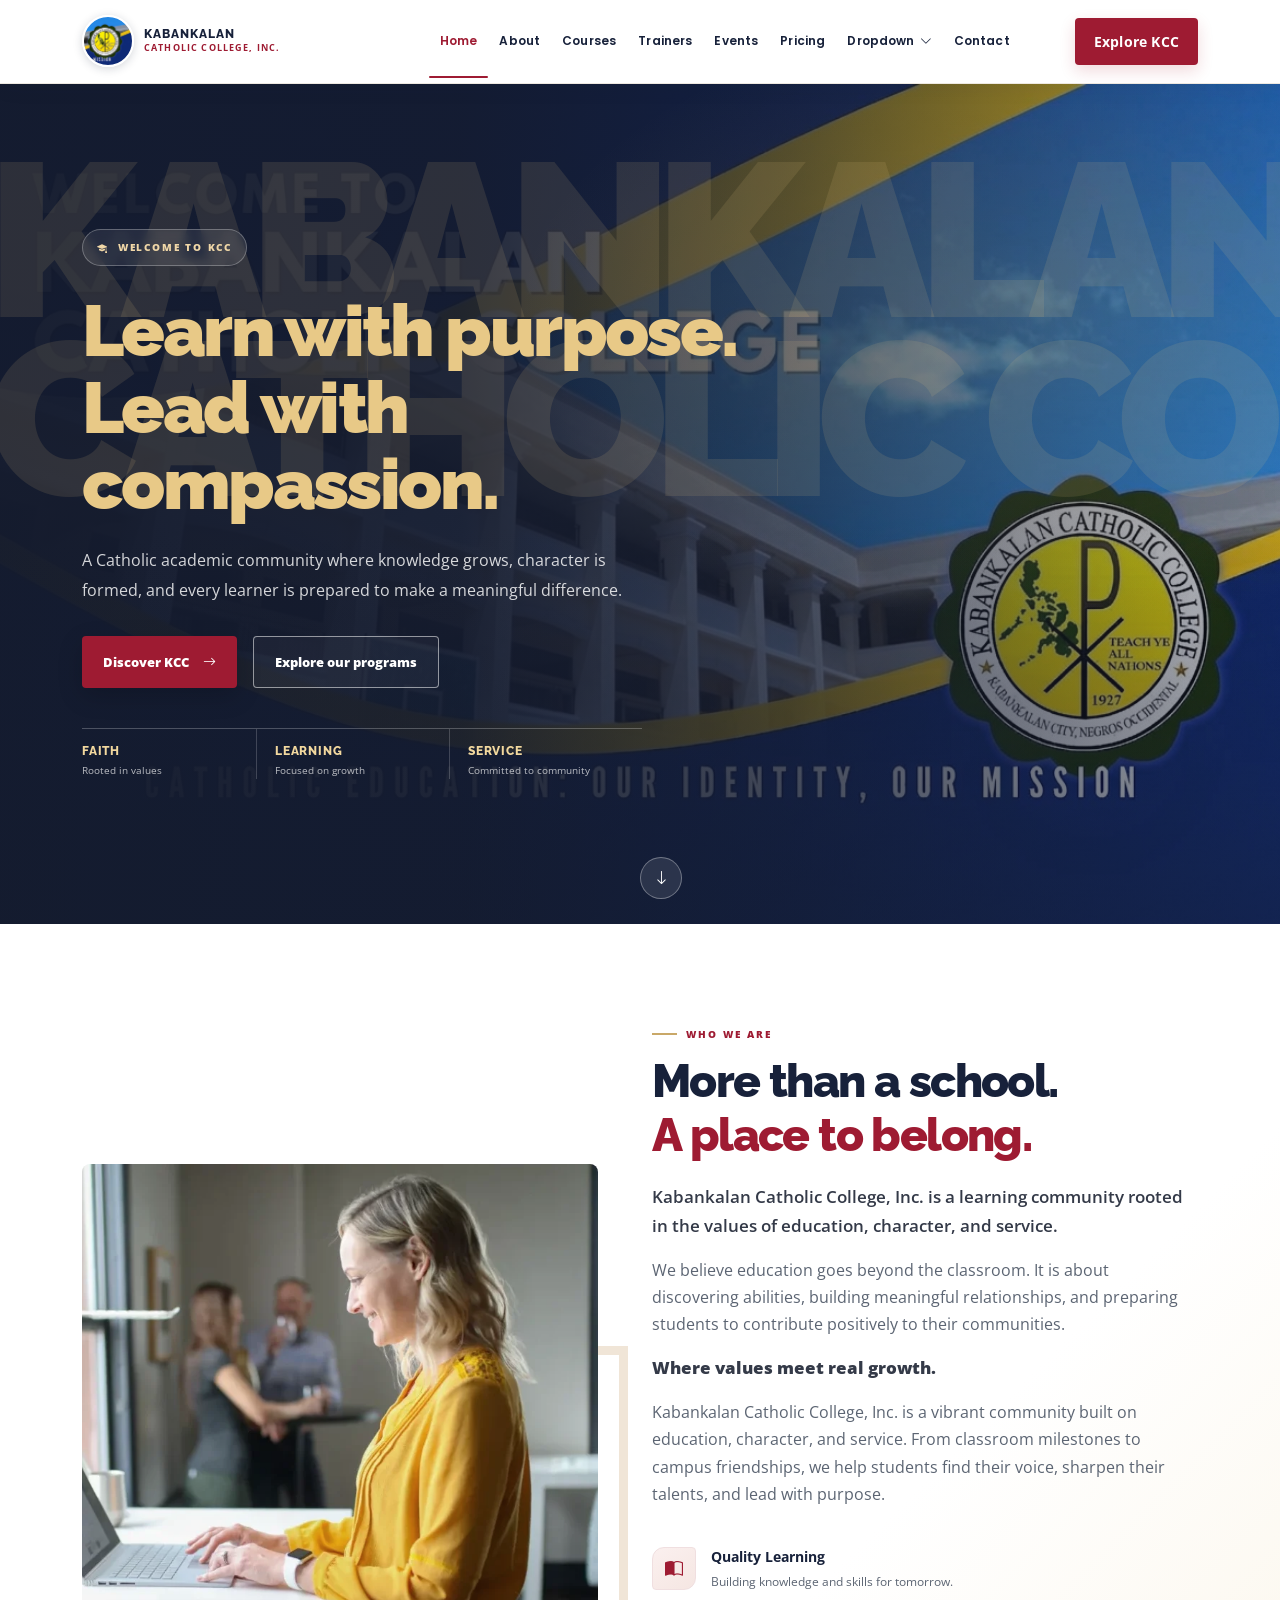
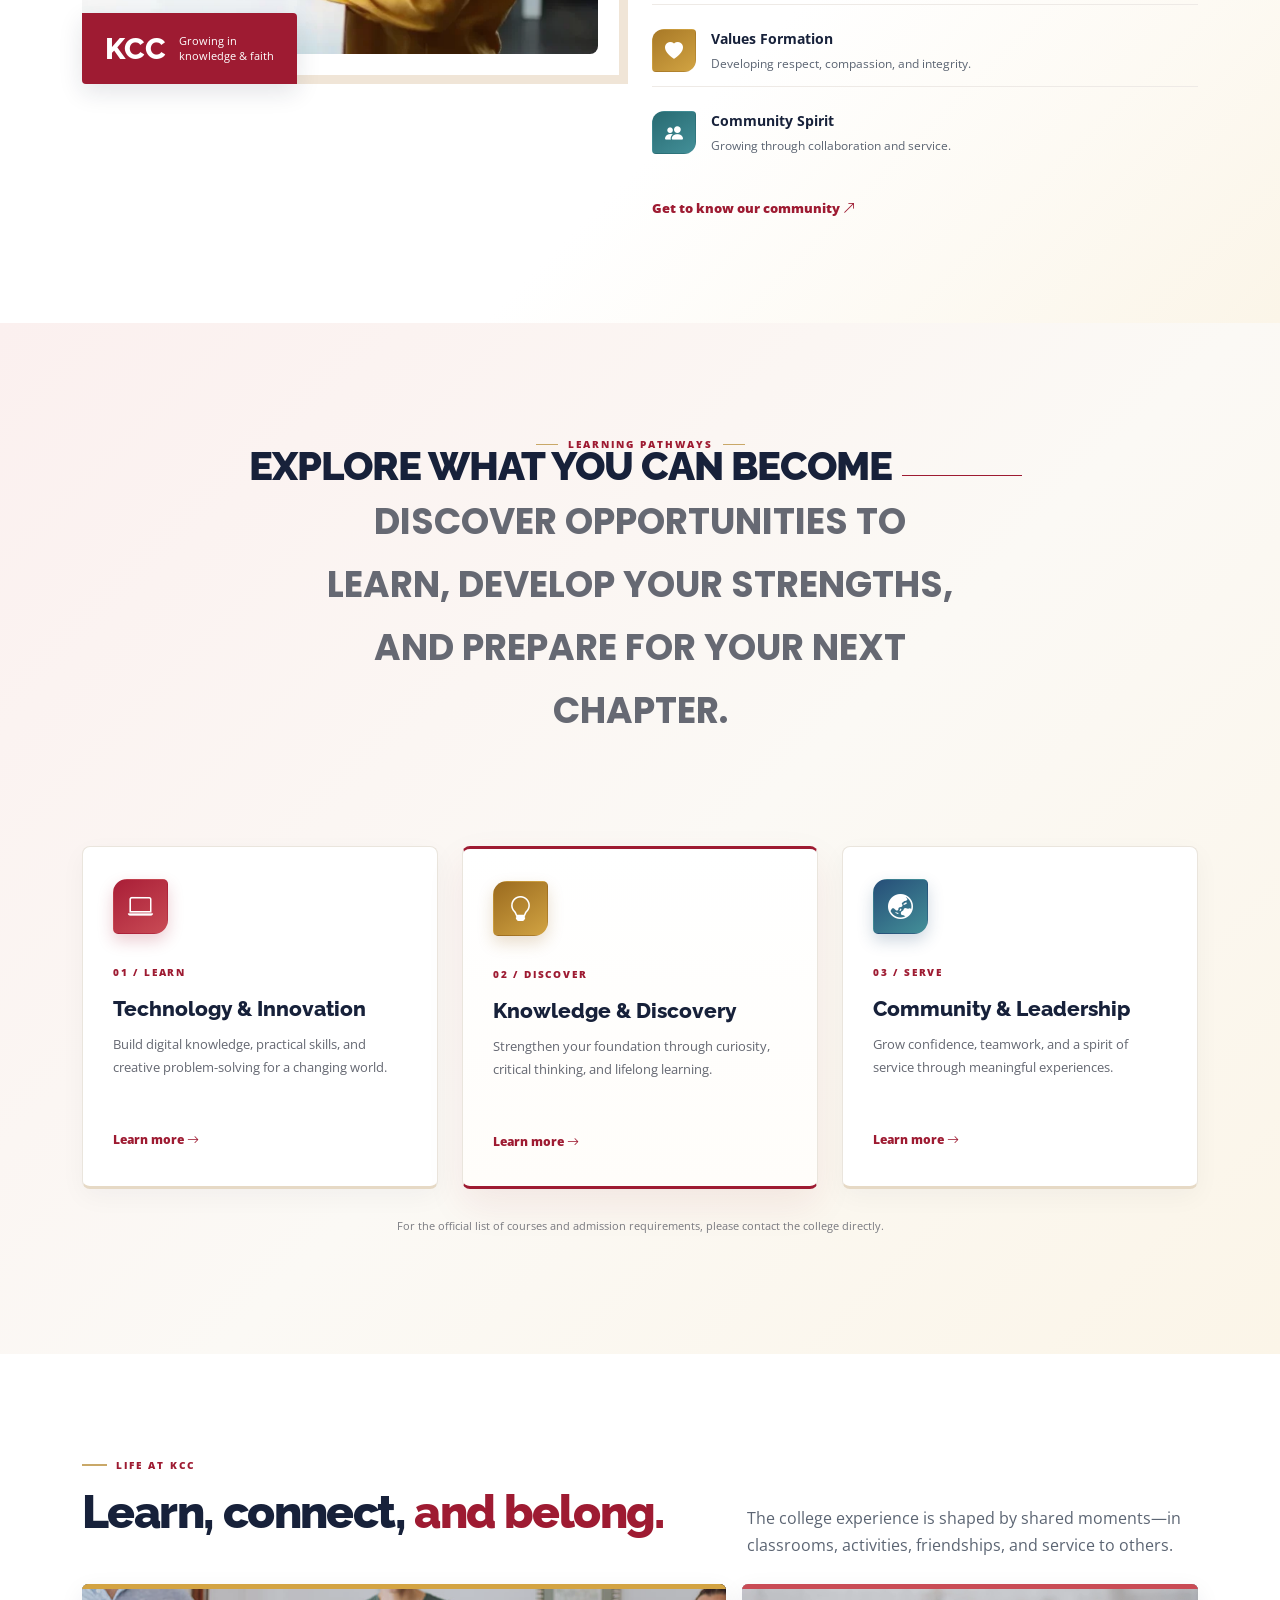
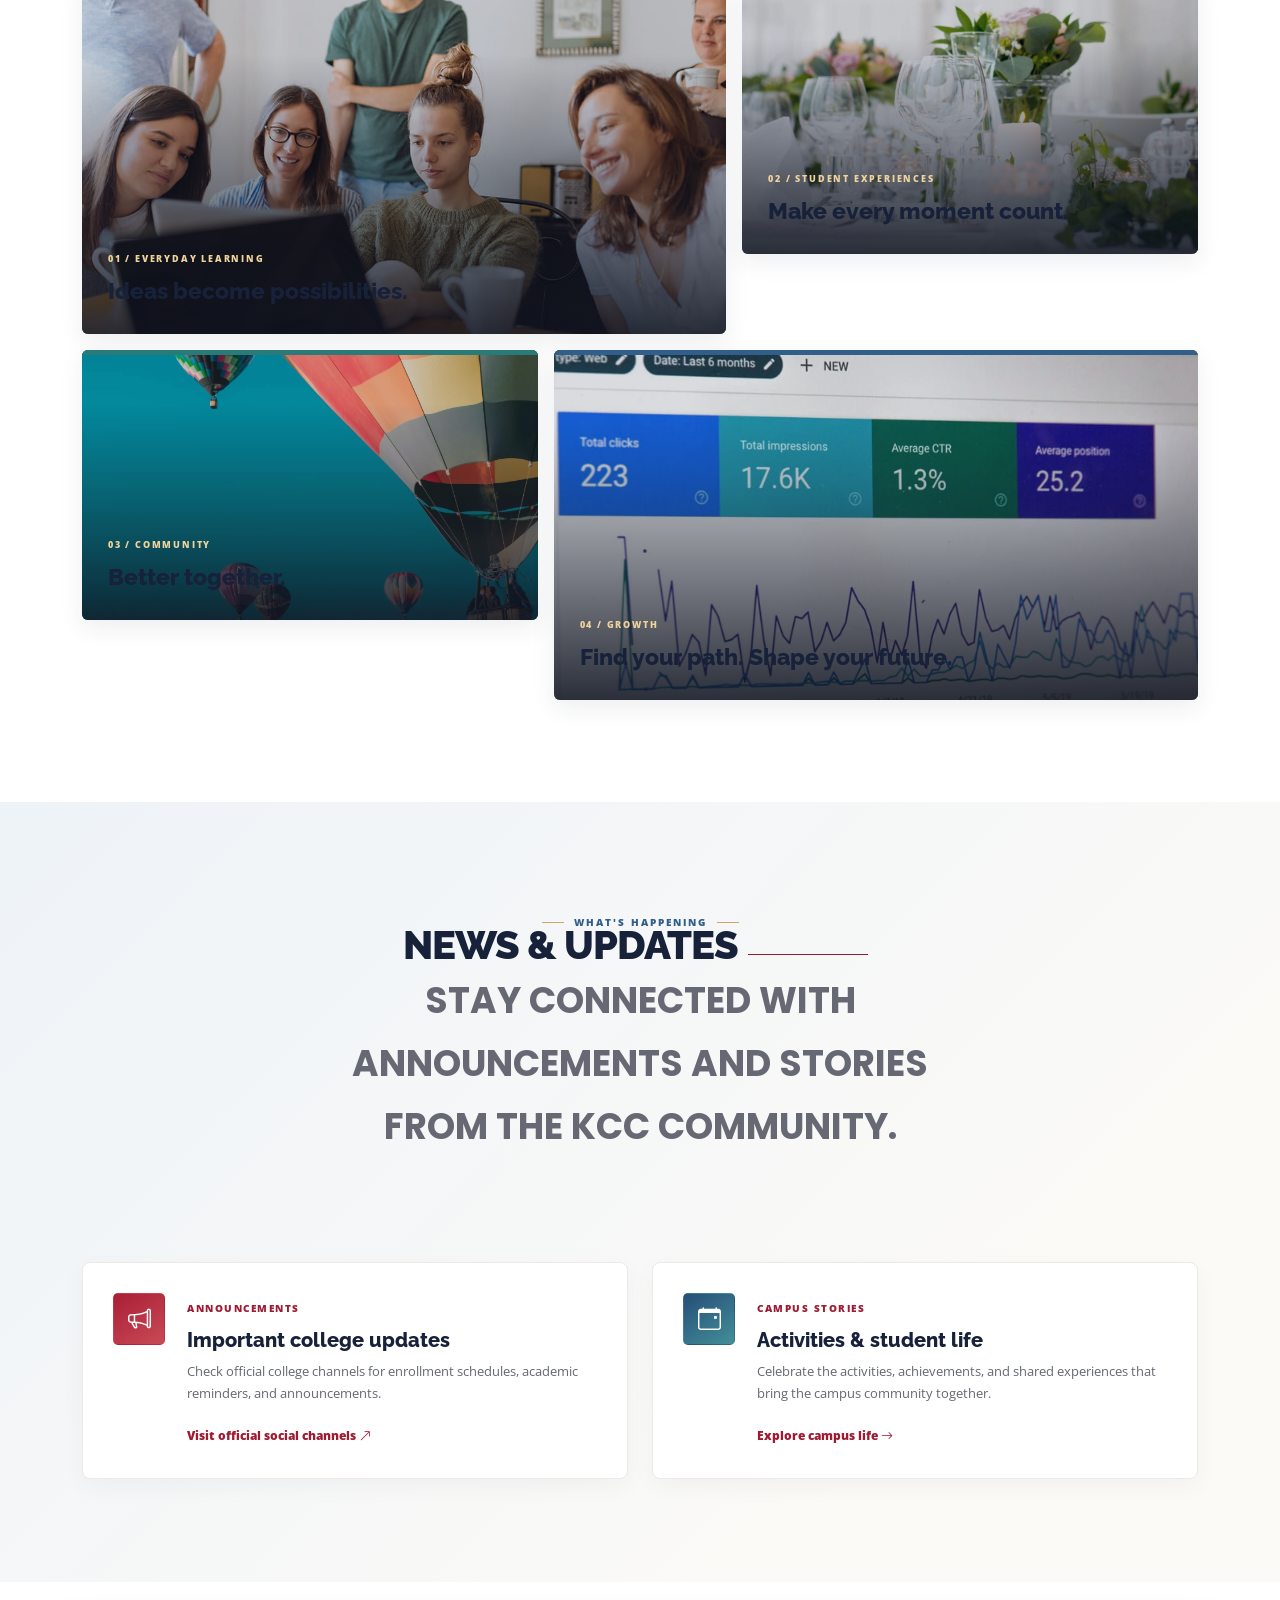
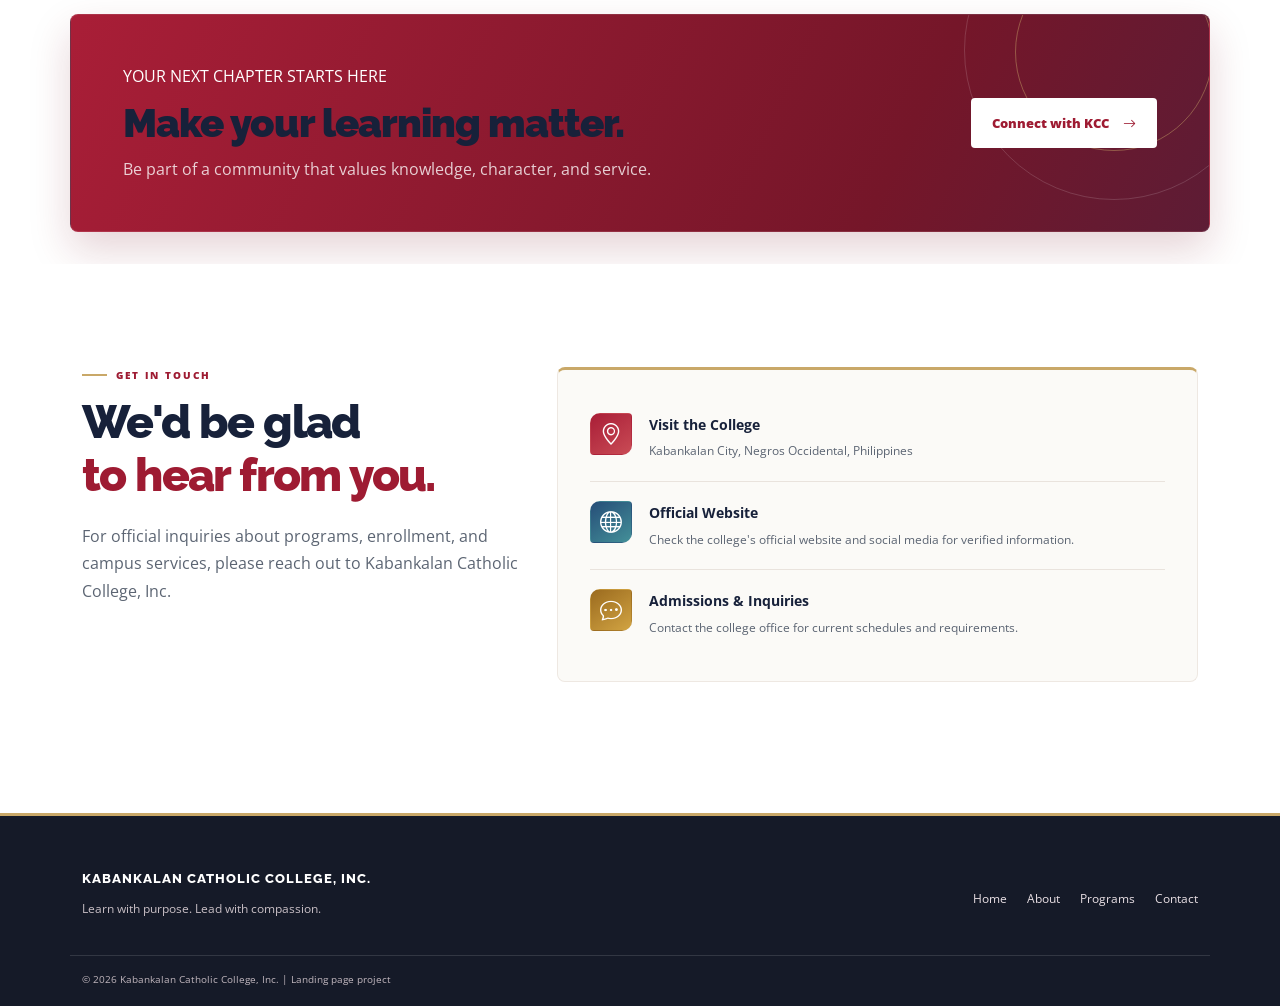
<file: index.html>
<!DOCTYPE html>
<html lang="en">
<head>
  <meta charset="utf-8"><meta name="viewport" content="width=device-width, initial-scale=1">
  <title>Kabankalan Catholic College, Inc. | Learn. Lead. Serve.</title>
  <meta name="description" content="Discover Kabankalan Catholic College, Inc. — a community committed to learning, character, and service.">
  <link rel="icon" href="assets/img/favicon.png">
  <link rel="preconnect" href="https://fonts.googleapis.com"><link rel="preconnect" href="https://fonts.gstatic.com" crossorigin>
  <link href="https://fonts.googleapis.com/css2?family=Open+Sans:wght@400;500;600;700;800&family=Poppins:wght@400;500;600;700;800&family=Raleway:wght@500;600;700;800;900&display=swap" rel="stylesheet">
  <link href="assets/vendor/bootstrap/css/bootstrap.min.css" rel="stylesheet"><link href="assets/vendor/bootstrap-icons/bootstrap-icons.css" rel="stylesheet"><link href="assets/vendor/aos/aos.css" rel="stylesheet"><link href="assets/css/main.css" rel="stylesheet"><link href="assets/css/kcc-custom.css" rel="stylesheet">
</head>
<body>
<a class="skip-link" href="#main-content">Skip to main content</a>
<header id="header" class="header d-flex align-items-center sticky-top"><div class="container-fluid container-xl d-flex align-items-center">
  <a href="#home" class="logo d-flex align-items-center me-auto" aria-label="Kabankalan Catholic College home"><span class="brand-mark" aria-hidden="true"></span><span class="brand-name">KABANKALAN<br><small>CATHOLIC COLLEGE, INC.</small></span></a>
  <nav id="navmenu" class="navmenu" aria-label="Main navigation"><ul><li><a class="active" href="#home">Home</a></li><li><a href="#about">About</a></li><li><a href="courses.html">Courses</a></li><li><a href="trainers.html">Trainers</a></li><li><a href="events.html">Events</a></li><li><a href="pricing.html">Pricing</a></li><li class="dropdown"><a href="#programs"><span>Dropdown</span> <i class="bi bi-chevron-down toggle-dropdown"></i></a><ul><li><a href="#programs">Programs</a></li><li><a href="#campus">Campus Life</a></li><li><a href="#news">News &amp; Updates</a></li></ul></li><li><a href="#contact">Contact</a></li></ul><i class="mobile-nav-toggle d-xl-none bi bi-list" aria-label="Toggle navigation"></i></nav>
  <a class="btn-getstarted" href="#programs">Explore KCC</a>
</div></header>
<main id="main-content">
<section id="home" class="hero-kcc" aria-label="Welcome to Kabankalan Catholic College"><div class="hero-shade"></div><span class="hero-watermark" aria-hidden="true">KABANKALAN<br>CATHOLIC COLLEGE</span><div class="container position-relative"><div class="row align-items-center min-vh-hero"><div class="col-lg-8" data-aos="fade-up"><span class="eyebrow"><i class="bi bi-mortarboard-fill"></i> WELCOME TO KCC</span><h1>Learn with purpose.<br><em>Lead with compassion.</em></h1><p class="hero-lead">A Catholic academic community where knowledge grows, character is formed, and every learner is prepared to make a meaningful difference.</p><div class="d-flex flex-wrap gap-3"><a href="#about" class="btn-hero">Discover KCC <i class="bi bi-arrow-right"></i></a><a href="#programs" class="btn-outline-hero">Explore our programs</a></div><div class="hero-trust" aria-label="College values"><div><strong>Faith</strong><span>Rooted in values</span></div><div><strong>Learning</strong><span>Focused on growth</span></div><div><strong>Service</strong><span>Committed to community</span></div></div></div></div></div><a href="#about" class="scroll-cue" aria-label="Scroll to About"><i class="bi bi-arrow-down"></i></a></section>
<section id="about" class="section about-kcc"><div class="container"><div class="row align-items-center gy-5"><div class="col-lg-6" data-aos="fade-right"><div class="about-image-wrap"><img src="assets/img/about/about-1.webp" class="img-fluid about-photo" alt="Education and learning"><div class="image-stamp"><strong>KCC</strong><span>Growing in<br>knowledge & faith</span></div></div></div><div class="col-lg-6" data-aos="fade-left"><div class="section-kicker">WHO WE ARE</div><h2 class="section-heading">More than a school.<br><span>A place to belong.</span></h2><p class="lead-copy">Kabankalan Catholic College, Inc. is a learning community rooted in the values of education, character, and service.</p><p>We believe education goes beyond the classroom. It is about discovering abilities, building meaningful relationships, and preparing students to contribute positively to their communities.</p><p class="lead-copy"><strong>Where values meet real growth.</strong></p><p>Kabankalan Catholic College, Inc. is a vibrant community built on education, character, and service. From classroom milestones to campus friendships, we help students find their voice, sharpen their talents, and lead with purpose.</p><div class="value-list"><div><i class="bi bi-book-half"></i><span><b>Quality Learning</b><small>Building knowledge and skills for tomorrow.</small></span></div><div><i class="bi bi-heart-fill"></i><span><b>Values Formation</b><small>Developing respect, compassion, and integrity.</small></span></div><div><i class="bi bi-people-fill"></i><span><b>Community Spirit</b><small>Growing through collaboration and service.</small></span></div></div><a href="#contact" class="text-link">Get to know our community <i class="bi bi-arrow-up-right"></i></a></div></div></div></section>
<section id="programs" class="section programs-kcc"><div class="container"><div class="section-title text-center" data-aos="fade-up"><span>LEARNING PATHWAYS</span><h2>Explore what you can become</h2><p>Discover opportunities to learn, develop your strengths, and prepare for your next chapter.</p></div><div class="row gy-4"><div class="col-lg-4 col-md-6" data-aos="fade-up"><article class="program-card"><div class="program-icon"><i class="bi bi-laptop"></i></div><span class="program-number">01 / LEARN</span><h3>Technology & Innovation</h3><p>Build digital knowledge, practical skills, and creative problem-solving for a changing world.</p><a href="#contact">Learn more <i class="bi bi-arrow-right"></i></a></article></div><div class="col-lg-4 col-md-6" data-aos="fade-up" data-aos-delay="100"><article class="program-card featured"><div class="program-icon"><i class="bi bi-lightbulb"></i></div><span class="program-number">02 / DISCOVER</span><h3>Knowledge & Discovery</h3><p>Strengthen your foundation through curiosity, critical thinking, and lifelong learning.</p><a href="#contact">Learn more <i class="bi bi-arrow-right"></i></a></article></div><div class="col-lg-4 col-md-6" data-aos="fade-up" data-aos-delay="200"><article class="program-card"><div class="program-icon"><i class="bi bi-globe-asia-australia"></i></div><span class="program-number">03 / SERVE</span><h3>Community & Leadership</h3><p>Grow confidence, teamwork, and a spirit of service through meaningful experiences.</p><a href="#contact">Learn more <i class="bi bi-arrow-right"></i></a></article></div></div><p class="program-disclaimer">For the official list of courses and admission requirements, please contact the college directly.</p></div></section>
<section id="campus" class="section campus-kcc"><div class="container"><div class="row align-items-end mb-4"><div class="col-lg-7"><div class="section-kicker">LIFE AT KCC</div><h2 class="section-heading">Learn, connect, <span>and belong.</span></h2></div><div class="col-lg-5"><p class="mb-0">The college experience is shaped by shared moments—in classrooms, activities, friendships, and service to others.</p></div></div><div class="row g-3 campus-grid"><div class="col-md-7"><div class="campus-tile tile-large"><img src="assets/img/about.jpg" alt="Campus learning environment"><div><span>01 / EVERYDAY LEARNING</span><h3>Ideas become possibilities.</h3></div></div></div><div class="col-md-5"><div class="campus-tile"><img src="assets/img/event/event-item-1.webp" alt="Student event"><div><span>02 / STUDENT EXPERIENCES</span><h3>Make every moment count.</h3></div></div></div><div class="col-md-5"><div class="campus-tile"><img src="assets/img/event/event-item-2.webp" alt="College community activity"><div><span>03 / COMMUNITY</span><h3>Better together.</h3></div></div></div><div class="col-md-7"><div class="campus-tile tile-wide"><img src="assets/img/course/course-2.webp" alt="Learning and collaboration"><div><span>04 / GROWTH</span><h3>Find your path. Shape your future.</h3></div></div></div></div></div></section>
<section id="news" class="section news-kcc"><div class="container"><div class="section-title text-center"><span>WHAT'S HAPPENING</span><h2>News & Updates</h2><p>Stay connected with announcements and stories from the KCC community.</p></div><div class="row gy-4"><div class="col-lg-6"><article class="news-card"><div class="news-icon"><i class="bi bi-megaphone"></i></div><div><span>ANNOUNCEMENTS</span><h3>Important college updates</h3><p>Check official college channels for enrollment schedules, academic reminders, and announcements.</p><a href="https://www.facebook.com/" target="_blank" rel="noopener">Visit official social channels <i class="bi bi-arrow-up-right"></i></a></div></article></div><div class="col-lg-6"><article class="news-card"><div class="news-icon"><i class="bi bi-calendar-event"></i></div><div><span>CAMPUS STORIES</span><h3>Activities & student life</h3><p>Celebrate the activities, achievements, and shared experiences that bring the campus community together.</p><a href="#campus">Explore campus life <i class="bi bi-arrow-right"></i></a></div></article></div></div></div></section>
<section class="cta-kcc"><div class="container"><div class="row align-items-center"><div class="col-lg-8"><span>YOUR NEXT CHAPTER STARTS HERE</span><h2>Make your learning matter.</h2><p>Be part of a community that values knowledge, character, and service.</p></div><div class="col-lg-4 text-lg-end"><a href="#contact" class="btn-hero">Connect with KCC <i class="bi bi-arrow-right"></i></a></div></div></div></section>
<section id="contact" class="section contact-kcc"><div class="container"><div class="row gy-4"><div class="col-lg-5"><div class="section-kicker">GET IN TOUCH</div><h2 class="section-heading">We'd be glad<br><span>to hear from you.</span></h2><p>For official inquiries about programs, enrollment, and campus services, please reach out to Kabankalan Catholic College, Inc.</p></div><div class="col-lg-7"><div class="contact-panel"><div><i class="bi bi-geo-alt"></i><span><b>Visit the College</b><small>Kabankalan City, Negros Occidental, Philippines</small></span></div><div><i class="bi bi-globe"></i><span><b>Official Website</b><small>Check the college's official website and social media for verified information.</small></span></div><div><i class="bi bi-chat-dots"></i><span><b>Admissions & Inquiries</b><small>Contact the college office for current schedules and requirements.</small></span></div></div></div></div></div></section>
</main>
<footer class="footer-kcc"><div class="container d-flex flex-wrap justify-content-between gap-3"><div><b>KABANKALAN CATHOLIC COLLEGE, INC.</b><p>Learn with purpose. Lead with compassion.</p></div><div class="footer-links"><a href="#home">Home</a><a href="#about">About</a><a href="#programs">Programs</a><a href="#contact">Contact</a></div></div><div class="container copyright">© 2026 Kabankalan Catholic College, Inc. | Landing page project</div></footer>
<script src="assets/vendor/bootstrap/js/bootstrap.bundle.min.js"></script><script src="assets/vendor/aos/aos.js"></script><script src="assets/js/main.js"></script><script>if(window.AOS){AOS.init({duration:700,once:true,offset:60});}</script>
</body></html>
</file>
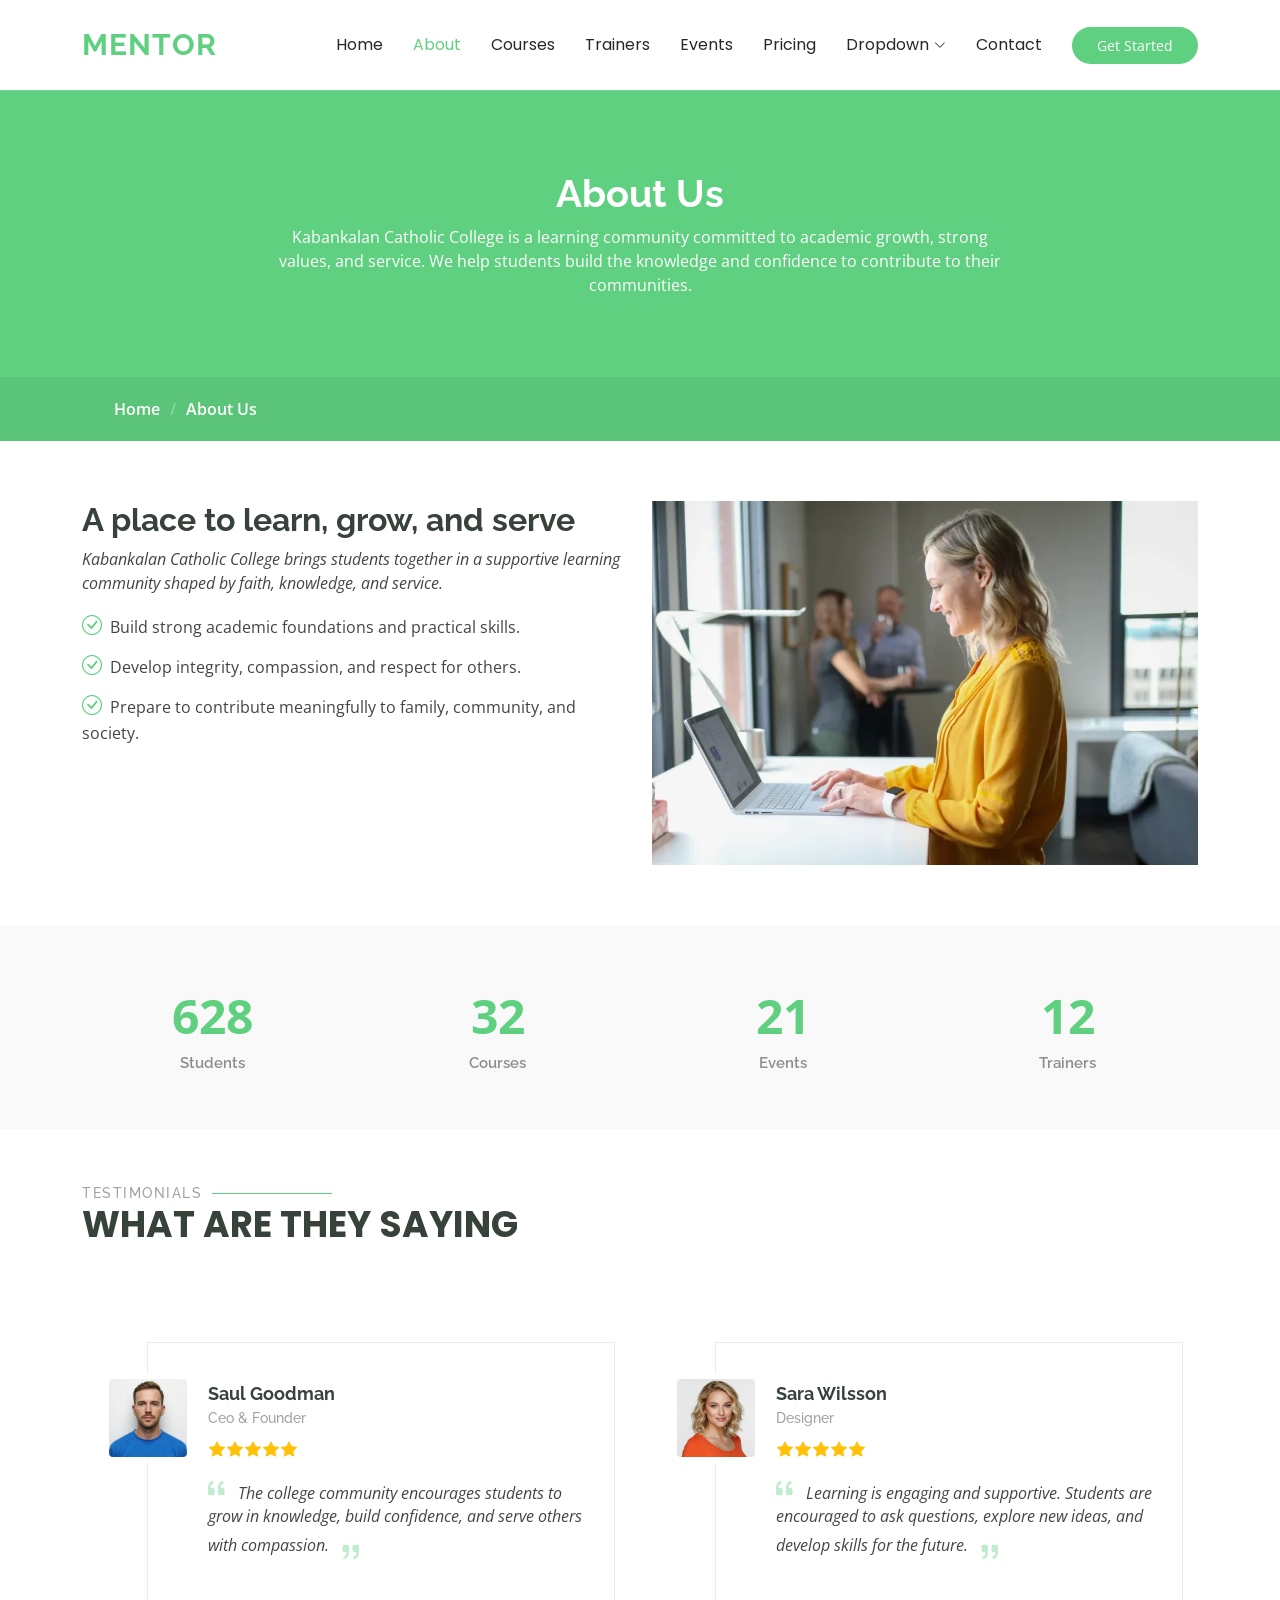
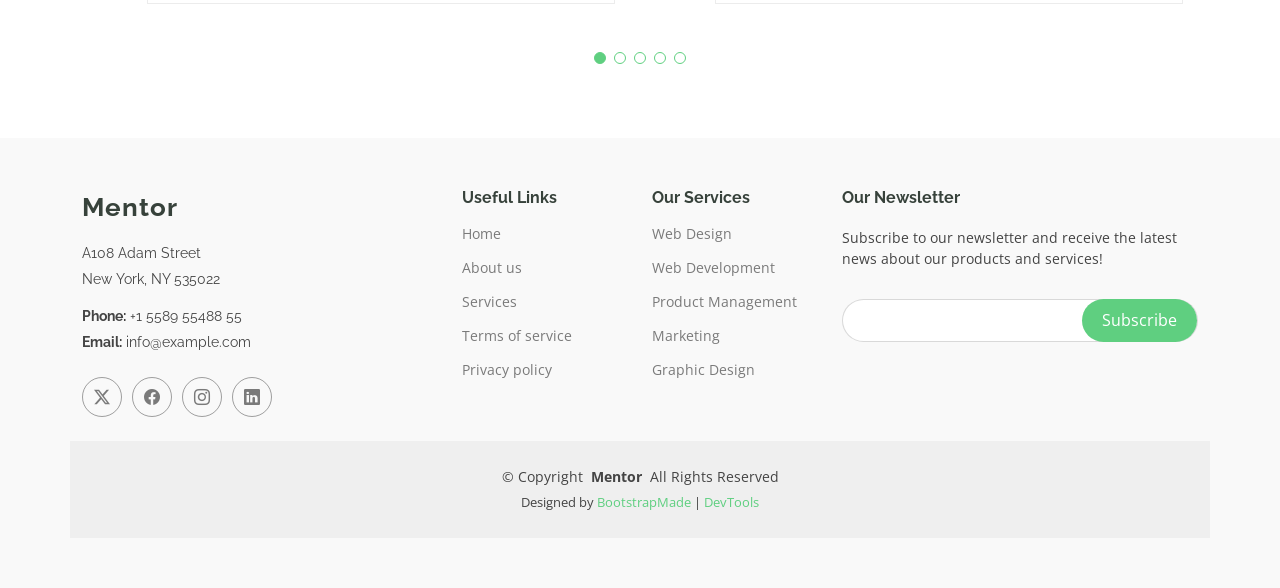
<file: about.html>
<!DOCTYPE html>
<html lang="en">

<head>
  <meta charset="utf-8">
  <meta content="width=device-width, initial-scale=1.0" name="viewport">
  <title>About - Mentor Bootstrap Template</title>
  <meta name="description" content="">
  <meta name="keywords" content="">

  <!-- Favicons -->
  <link href="assets/img/favicon.png" rel="icon">
  <link href="assets/img/apple-touch-icon.png" rel="apple-touch-icon">

  <!-- Fonts -->
  <link href="https://fonts.googleapis.com" rel="preconnect">
  <link href="https://fonts.gstatic.com" rel="preconnect" crossorigin>
  <link href="https://fonts.googleapis.com/css2?family=Open+Sans:ital,wght@0,300;0,400;0,500;0,600;0,700;0,800;1,300;1,400;1,500;1,600;1,700;1,800&family=Poppins:ital,wght@0,100;0,200;0,300;0,400;0,500;0,600;0,700;0,800;0,900;1,100;1,200;1,300;1,400;1,500;1,600;1,700;1,800;1,900&family=Raleway:ital,wght@0,100;0,200;0,300;0,400;0,500;0,600;0,700;0,800;0,900;1,100;1,200;1,300;1,400;1,500;1,600;1,700;1,800;1,900&display=swap" rel="stylesheet">

  <!-- Vendor CSS Files -->
  <link href="assets/vendor/bootstrap/css/bootstrap.min.css" rel="stylesheet">
  <link href="assets/vendor/bootstrap-icons/bootstrap-icons.css" rel="stylesheet">
  <link href="assets/vendor/aos/aos.css" rel="stylesheet">
  <link href="assets/vendor/glightbox/css/glightbox.min.css" rel="stylesheet">
  <link href="assets/vendor/swiper/swiper-bundle.min.css" rel="stylesheet">

  <!-- Main CSS File -->
  <link href="assets/css/main.css" rel="stylesheet">

  <!-- =======================================================
  * Template Name: Mentor
  * Template URL: https://bootstrapmade.com/mentor-free-education-bootstrap-theme/
  * Updated: Jul 07 2025 with Bootstrap v5.3.7
  * Author: BootstrapMade.com
  * License: https://bootstrapmade.com/license/
  ======================================================== -->
</head>

<body class="about-page">

  <header id="header" class="header d-flex align-items-center sticky-top">
    <div class="container-fluid container-xl position-relative d-flex align-items-center">

      <a href="index.html" class="logo d-flex align-items-center me-auto">
        <!-- Uncomment the line below if you also wish to use an image logo -->
        <!-- <img src="assets/img/logo.webp" alt=""> -->
        <h1 class="sitename">Mentor</h1>
      </a>

      <nav id="navmenu" class="navmenu">
        <ul>
          <li><a href="index.html">Home<br></a></li>
          <li><a href="about.html" class="active">About</a></li>
          <li><a href="courses.html">Courses</a></li>
          <li><a href="trainers.html">Trainers</a></li>
          <li><a href="events.html">Events</a></li>
          <li><a href="pricing.html">Pricing</a></li>
          <li class="dropdown"><a href="#"><span>Dropdown</span> <i class="bi bi-chevron-down toggle-dropdown"></i></a>
            <ul>
              <li><a href="#">Dropdown 1</a></li>
              <li class="dropdown"><a href="#"><span>Deep Dropdown</span> <i class="bi bi-chevron-down toggle-dropdown"></i></a>
                <ul>
                  <li><a href="#">Deep Dropdown 1</a></li>
                  <li><a href="#">Deep Dropdown 2</a></li>
                  <li><a href="#">Deep Dropdown 3</a></li>
                  <li><a href="#">Deep Dropdown 4</a></li>
                  <li><a href="#">Deep Dropdown 5</a></li>
                </ul>
              </li>
              <li><a href="#">Dropdown 2</a></li>
              <li><a href="#">Dropdown 3</a></li>
              <li><a href="#">Dropdown 4</a></li>
            </ul>
          </li>
          <li><a href="contact.html">Contact</a></li>
        </ul>
        <i class="mobile-nav-toggle d-xl-none bi bi-list"></i>
      </nav>

      <a class="btn-getstarted" href="courses.html">Get Started</a>

    </div>
  </header>

  <main class="main">

    <!-- Page Title -->
    <div class="page-title" data-aos="fade">
      <div class="heading">
        <div class="container">
          <div class="row d-flex justify-content-center text-center">
            <div class="col-lg-8">
              <h1>About Us<br></h1>
              <p class="mb-0">Kabankalan Catholic College is a learning community committed to academic growth, strong values, and service. We help students build the knowledge and confidence to contribute to their communities.</p>
            </div>
          </div>
        </div>
      </div>
      <nav class="breadcrumbs">
        <div class="container">
          <ol>
            <li><a href="index.html">Home</a></li>
            <li class="current">About Us<br></li>
          </ol>
        </div>
      </nav>
    </div><!-- End Page Title -->

    <!-- About Us Section -->
    <section id="about-us" class="section about-us">

      <div class="container">

        <div class="row gy-4">

          <div class="col-lg-6 order-1 order-lg-2" data-aos="fade-up" data-aos-delay="100">
            <img src="assets/img/about/about-1.webp" class="img-fluid" alt="">
          </div>

          <div class="col-lg-6 order-2 order-lg-1 content" data-aos="fade-up" data-aos-delay="200">
            <h3>A place to learn, grow, and serve</h3>
            <p class="fst-italic">
              Kabankalan Catholic College brings students together in a supportive learning community shaped by faith, knowledge, and service.
            </p>
            <ul>
              <li><i class="bi bi-check-circle"></i> <span>Build strong academic foundations and practical skills.</span></li>
              <li><i class="bi bi-check-circle"></i> <span>Develop integrity, compassion, and respect for others.</span></li>
              <li><i class="bi bi-check-circle"></i> <span>Prepare to contribute meaningfully to family, community, and society.</span></li>
            </ul>
          </div>

        </div>

      </div>

    </section><!-- /About Us Section -->

    <!-- Counts Section -->
    <section id="counts" class="section counts light-background">

      <div class="container" data-aos="fade-up" data-aos-delay="100">

        <div class="row gy-4">

          <div class="col-lg-3 col-md-6">
            <div class="stats-item text-center w-100 h-100">
              <span data-purecounter-start="0" data-purecounter-end="1232" data-purecounter-duration="1" class="purecounter"></span>
              <p>Students</p>
            </div>
          </div><!-- End Stats Item -->

          <div class="col-lg-3 col-md-6">
            <div class="stats-item text-center w-100 h-100">
              <span data-purecounter-start="0" data-purecounter-end="64" data-purecounter-duration="1" class="purecounter"></span>
              <p>Courses</p>
            </div>
          </div><!-- End Stats Item -->

          <div class="col-lg-3 col-md-6">
            <div class="stats-item text-center w-100 h-100">
              <span data-purecounter-start="0" data-purecounter-end="42" data-purecounter-duration="1" class="purecounter"></span>
              <p>Events</p>
            </div>
          </div><!-- End Stats Item -->

          <div class="col-lg-3 col-md-6">
            <div class="stats-item text-center w-100 h-100">
              <span data-purecounter-start="0" data-purecounter-end="24" data-purecounter-duration="1" class="purecounter"></span>
              <p>Trainers</p>
            </div>
          </div><!-- End Stats Item -->

        </div>

      </div>

    </section><!-- /Counts Section -->

    <!-- Testimonials Section -->
    <section id="testimonials" class="testimonials section">

      <!-- Section Title -->
      <div class="container section-title" data-aos="fade-up">
        <h2>Testimonials</h2>
        <p>What are they saying</p>
      </div><!-- End Section Title -->

      <div class="container" data-aos="fade-up" data-aos-delay="100">

        <div class="swiper init-swiper">
          <script type="application/json" class="swiper-config">
            {
              "loop": true,
              "speed": 600,
              "autoplay": {
                "delay": 5000
              },
              "slidesPerView": "auto",
              "pagination": {
                "el": ".swiper-pagination",
                "type": "bullets",
                "clickable": true
              },
              "breakpoints": {
                "320": {
                  "slidesPerView": 1,
                  "spaceBetween": 40
                },
                "1200": {
                  "slidesPerView": 2,
                  "spaceBetween": 20
                }
              }
            }
          </script>
          <div class="swiper-wrapper">

            <div class="swiper-slide">
              <div class="testimonial-wrap">
                <div class="testimonial-item">
                  <img src="assets/img/person/person-m-9.webp" class="testimonial-img" alt="">
                  <h3>Saul Goodman</h3>
                  <h4>Ceo &amp; Founder</h4>
                  <div class="stars">
                    <i class="bi bi-star-fill"></i><i class="bi bi-star-fill"></i><i class="bi bi-star-fill"></i><i class="bi bi-star-fill"></i><i class="bi bi-star-fill"></i>
                  </div>
                  <p>
                    <i class="bi bi-quote quote-icon-left"></i>
                    <span>The college community encourages students to grow in knowledge, build confidence, and serve others with compassion.</span>
                    <i class="bi bi-quote quote-icon-right"></i>
                  </p>
                </div>
              </div>
            </div><!-- End testimonial item -->

            <div class="swiper-slide">
              <div class="testimonial-wrap">
                <div class="testimonial-item">
                  <img src="assets/img/person/person-f-5.webp" class="testimonial-img" alt="">
                  <h3>Sara Wilsson</h3>
                  <h4>Designer</h4>
                  <div class="stars">
                    <i class="bi bi-star-fill"></i><i class="bi bi-star-fill"></i><i class="bi bi-star-fill"></i><i class="bi bi-star-fill"></i><i class="bi bi-star-fill"></i>
                  </div>
                  <p>
                    <i class="bi bi-quote quote-icon-left"></i>
                    <span>Learning is engaging and supportive. Students are encouraged to ask questions, explore new ideas, and develop skills for the future.</span>
                    <i class="bi bi-quote quote-icon-right"></i>
                  </p>
                </div>
              </div>
            </div><!-- End testimonial item -->

            <div class="swiper-slide">
              <div class="testimonial-wrap">
                <div class="testimonial-item">
                  <img src="assets/img/person/person-f-12.webp" class="testimonial-img" alt="">
                  <h3>Jena Karlis</h3>
                  <h4>Store Owner</h4>
                  <div class="stars">
                    <i class="bi bi-star-fill"></i><i class="bi bi-star-fill"></i><i class="bi bi-star-fill"></i><i class="bi bi-star-fill"></i><i class="bi bi-star-fill"></i>
                  </div>
                  <p>
                    <i class="bi bi-quote quote-icon-left"></i>
                    <span>A values-centered environment helps learners grow academically and become thoughtful, responsible members of their community.</span>
                    <i class="bi bi-quote quote-icon-right"></i>
                  </p>
                </div>
              </div>
            </div><!-- End testimonial item -->

            <div class="swiper-slide">
              <div class="testimonial-wrap">
                <div class="testimonial-item">
                  <img src="assets/img/person/person-m-12.webp" class="testimonial-img" alt="">
                  <h3>Matt Brandon</h3>
                  <h4>Freelancer</h4>
                  <div class="stars">
                    <i class="bi bi-star-fill"></i><i class="bi bi-star-fill"></i><i class="bi bi-star-fill"></i><i class="bi bi-star-fill"></i><i class="bi bi-star-fill"></i>
                  </div>
                  <p>
                    <i class="bi bi-quote quote-icon-left"></i>
                    <span>Students have opportunities to learn, work with others, and take part in activities that make a positive difference.</span>
                    <i class="bi bi-quote quote-icon-right"></i>
                  </p>
                </div>
              </div>
            </div><!-- End testimonial item -->

            <div class="swiper-slide">
              <div class="testimonial-wrap">
                <div class="testimonial-item">
                  <img src="assets/img/person/person-m-13.webp" class="testimonial-img" alt="">
                  <h3>John Larson</h3>
                  <h4>Entrepreneur</h4>
                  <div class="stars">
                    <i class="bi bi-star-fill"></i><i class="bi bi-star-fill"></i><i class="bi bi-star-fill"></i><i class="bi bi-star-fill"></i><i class="bi bi-star-fill"></i>
                  </div>
                  <p>
                    <i class="bi bi-quote quote-icon-left"></i>
                    <span>A strong sense of community and a commitment to learning make this a meaningful place to grow.</span>
                    <i class="bi bi-quote quote-icon-right"></i>
                  </p>
                </div>
              </div>
            </div><!-- End testimonial item -->

          </div>
          <div class="swiper-pagination"></div>
        </div>

      </div>

    </section><!-- /Testimonials Section -->

  </main>

  <footer id="footer" class="footer position-relative light-background">

    <div class="container footer-top">
      <div class="row gy-4">
        <div class="col-lg-4 col-md-6 footer-about">
          <a href="index.html" class="logo d-flex align-items-center">
            <span class="sitename">Mentor</span>
          </a>
          <div class="footer-contact pt-3">
            <p>A108 Adam Street</p>
            <p>New York, NY 535022</p>
            <p class="mt-3"><strong>Phone:</strong> <span>+1 5589 55488 55</span></p>
            <p><strong>Email:</strong> <span>info@example.com</span></p>
          </div>
          <div class="social-links d-flex mt-4">
            <a href=""><i class="bi bi-twitter-x"></i></a>
            <a href=""><i class="bi bi-facebook"></i></a>
            <a href=""><i class="bi bi-instagram"></i></a>
            <a href=""><i class="bi bi-linkedin"></i></a>
          </div>
        </div>

        <div class="col-lg-2 col-md-3 footer-links">
          <h4>Useful Links</h4>
          <ul>
            <li><a href="#">Home</a></li>
            <li><a href="#">About us</a></li>
            <li><a href="#">Services</a></li>
            <li><a href="#">Terms of service</a></li>
            <li><a href="#">Privacy policy</a></li>
          </ul>
        </div>

        <div class="col-lg-2 col-md-3 footer-links">
          <h4>Our Services</h4>
          <ul>
            <li><a href="#">Web Design</a></li>
            <li><a href="#">Web Development</a></li>
            <li><a href="#">Product Management</a></li>
            <li><a href="#">Marketing</a></li>
            <li><a href="#">Graphic Design</a></li>
          </ul>
        </div>

        <div class="col-lg-4 col-md-12 footer-newsletter">
          <h4>Our Newsletter</h4>
          <p>Subscribe to our newsletter and receive the latest news about our products and services!</p>
          <form action="#" method="post" class="email-form">
            <div class="newsletter-form"><input type="email" name="email"><input type="submit" value="Subscribe"></div>
            <div class="loading">Loading</div>
            <div class="error-message"></div>
            <div class="sent-message">Your subscription request has been sent. Thank you!</div>
          </form>
        </div>

      </div>
    </div>

    <div class="container copyright text-center mt-4">
      <p>© <span>Copyright</span> <strong class="px-1 sitename">Mentor</strong> <span>All Rights Reserved</span></p>
      <div class="credits">
        <!-- All the links in the footer should remain intact. -->
        <!-- You can delete the links only if you've purchased the pro version. -->
        <!-- Licensing information: https://bootstrapmade.com/license/ -->
        Designed by <a href="https://bootstrapmade.com/">BootstrapMade</a> | <a href="https://bootstrapmade.com/tools/">DevTools</a>
      </div>
    </div>

  </footer>

  <!-- Scroll Top -->
  <a href="#" id="scroll-top" class="scroll-top d-flex align-items-center justify-content-center"><i class="bi bi-arrow-up-short"></i></a>

  <!-- Preloader -->
  <div id="preloader"></div>

  <!-- Vendor JS Files -->
  <script src="assets/vendor/bootstrap/js/bootstrap.bundle.min.js"></script>
  <script src="assets/vendor/aos/aos.js"></script>
  <script src="assets/vendor/glightbox/js/glightbox.min.js"></script>
  <script src="assets/vendor/purecounter/purecounter_vanilla.js"></script>
  <script src="assets/vendor/swiper/swiper-bundle.min.js"></script>

  <!-- Main JS File -->
  <script src="assets/js/main.js"></script>

</body>

</html>
</file>
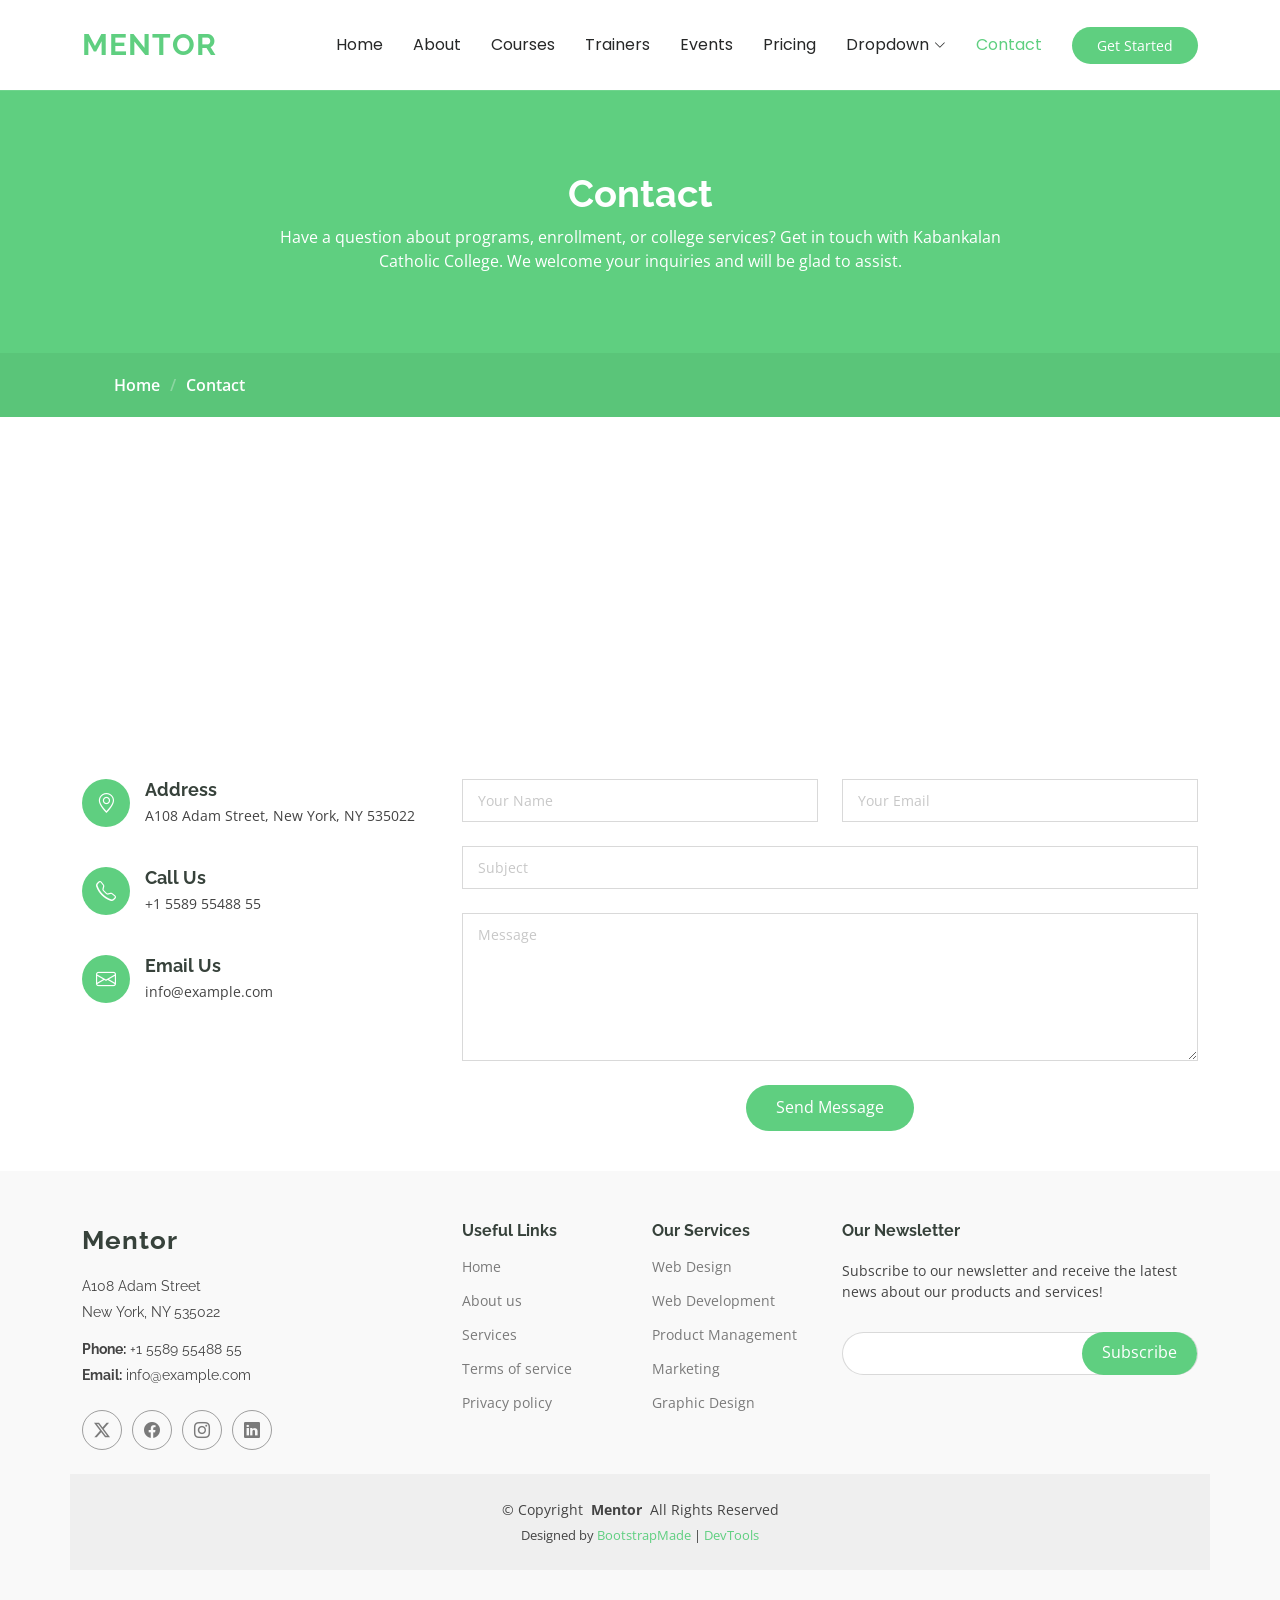
<file: contact.html>
<!DOCTYPE html>
<html lang="en">

<head>
  <meta charset="utf-8">
  <meta content="width=device-width, initial-scale=1.0" name="viewport">
  <title>Contact - Mentor Bootstrap Template</title>
  <meta name="description" content="">
  <meta name="keywords" content="">

  <!-- Favicons -->
  <link href="assets/img/favicon.png" rel="icon">
  <link href="assets/img/apple-touch-icon.png" rel="apple-touch-icon">

  <!-- Fonts -->
  <link href="https://fonts.googleapis.com" rel="preconnect">
  <link href="https://fonts.gstatic.com" rel="preconnect" crossorigin>
  <link
    href="https://fonts.googleapis.com/css2?family=Open+Sans:ital,wght@0,300;0,400;0,500;0,600;0,700;0,800;1,300;1,400;1,500;1,600;1,700;1,800&family=Poppins:ital,wght@0,100;0,200;0,300;0,400;0,500;0,600;0,700;0,800;0,900;1,100;1,200;1,300;1,400;1,500;1,600;1,700;1,800;1,900&family=Raleway:ital,wght@0,100;0,200;0,300;0,400;0,500;0,600;0,700;0,800;0,900;1,100;1,200;1,300;1,400;1,500;1,600;1,700;1,800;1,900&display=swap"
    rel="stylesheet">

  <!-- Vendor CSS Files -->
  <link href="assets/vendor/bootstrap/css/bootstrap.min.css" rel="stylesheet">
  <link href="assets/vendor/bootstrap-icons/bootstrap-icons.css" rel="stylesheet">
  <link href="assets/vendor/aos/aos.css" rel="stylesheet">
  <link href="assets/vendor/glightbox/css/glightbox.min.css" rel="stylesheet">
  <link href="assets/vendor/swiper/swiper-bundle.min.css" rel="stylesheet">

  <!-- Main CSS File -->
  <link href="assets/css/main.css" rel="stylesheet">

  <!-- =======================================================
  * Template Name: Mentor
  * Template URL: https://bootstrapmade.com/mentor-free-education-bootstrap-theme/
  * Updated: Jul 07 2025 with Bootstrap v5.3.7
  * Author: BootstrapMade.com
  * License: https://bootstrapmade.com/license/
  ======================================================== -->
</head>

<body class="contact-page">

  <header id="header" class="header d-flex align-items-center sticky-top">
    <div class="container-fluid container-xl position-relative d-flex align-items-center">

      <a href="index.html" class="logo d-flex align-items-center me-auto">
        <!-- Uncomment the line below if you also wish to use an image logo -->
        <!-- <img src="assets/img/logo.webp" alt=""> -->
        <h1 class="sitename">Mentor</h1>
      </a>

      <nav id="navmenu" class="navmenu">
        <ul>
          <li><a href="index.html">Home<br></a></li>
          <li><a href="about.html">About</a></li>
          <li><a href="courses.html">Courses</a></li>
          <li><a href="trainers.html">Trainers</a></li>
          <li><a href="events.html">Events</a></li>
          <li><a href="pricing.html">Pricing</a></li>
          <li class="dropdown"><a href="#"><span>Dropdown</span> <i class="bi bi-chevron-down toggle-dropdown"></i></a>
            <ul>
              <li><a href="#">Dropdown 1</a></li>
              <li class="dropdown"><a href="#"><span>Deep Dropdown</span> <i
                    class="bi bi-chevron-down toggle-dropdown"></i></a>
                <ul>
                  <li><a href="#">Deep Dropdown 1</a></li>
                  <li><a href="#">Deep Dropdown 2</a></li>
                  <li><a href="#">Deep Dropdown 3</a></li>
                  <li><a href="#">Deep Dropdown 4</a></li>
                  <li><a href="#">Deep Dropdown 5</a></li>
                </ul>
              </li>
              <li><a href="#">Dropdown 2</a></li>
              <li><a href="#">Dropdown 3</a></li>
              <li><a href="#">Dropdown 4</a></li>
            </ul>
          </li>
          <li><a href="contact.html" class="active">Contact</a></li>
        </ul>
        <i class="mobile-nav-toggle d-xl-none bi bi-list"></i>
      </nav>

      <a class="btn-getstarted" href="courses.html">Get Started</a>

    </div>
  </header>

  <main class="main">

    <!-- Page Title -->
    <div class="page-title" data-aos="fade">
      <div class="heading">
        <div class="container">
          <div class="row d-flex justify-content-center text-center">
            <div class="col-lg-8">
              <h1>Contact</h1>
              <p class="mb-0">Have a question about programs, enrollment, or college services? Get in touch with Kabankalan Catholic College. We welcome your inquiries and will be glad to assist.</p>
            </div>
          </div>
        </div>
      </div>
      <nav class="breadcrumbs">
        <div class="container">
          <ol>
            <li><a href="index.html">Home</a></li>
            <li class="current">Contact</li>
          </ol>
        </div>
      </nav>
    </div><!-- End Page Title -->

    <!-- Contact Section -->
    <section id="contact" class="contact section">

      <div class="mb-5" data-aos="fade-up" data-aos-delay="200">
        <iframe style="border:0; width: 100%; height: 300px;"
          src="https://www.google.com/maps/embed?pb=!1m14!1m8!1m3!1d48389.78314118045!2d-74.006138!3d40.710059!3m2!1i1024!2i768!4f13.1!3m3!1m2!1s0x89c25a22a3bda30d%3A0xb89d1fe6bc499443!2sDowntown%20Conference%20Center!5e0!3m2!1sen!2sus!4v1676961268712!5m2!1sen!2sus"
          frameborder="0" allowfullscreen="" loading="lazy" referrerpolicy="no-referrer-when-downgrade"></iframe>
      </div><!-- End Google Maps -->

      <div class="container" data-aos="fade-up" data-aos-delay="100">

        <div class="row gy-4">

          <div class="col-lg-4">
            <div class="info-item d-flex" data-aos="fade-up" data-aos-delay="300">
              <i class="bi bi-geo-alt flex-shrink-0"></i>
              <div>
                <h3>Address</h3>
                <p>A108 Adam Street, New York, NY 535022</p>
              </div>
            </div><!-- End Info Item -->

            <div class="info-item d-flex" data-aos="fade-up" data-aos-delay="400">
              <i class="bi bi-telephone flex-shrink-0"></i>
              <div>
                <h3>Call Us</h3>
                <p>+1 5589 55488 55</p>
              </div>
            </div><!-- End Info Item -->

            <div class="info-item d-flex" data-aos="fade-up" data-aos-delay="500">
              <i class="bi bi-envelope flex-shrink-0"></i>
              <div>
                <h3>Email Us</h3>
                <p>info@example.com</p>
              </div>
            </div><!-- End Info Item -->

          </div>

          <div class="col-lg-8">
            <form action="#" method="post" class="email-form" data-aos="fade-up" data-aos-delay="200">
              <div class="row gy-4">

                <div class="col-md-6">
                  <input type="text" name="name" class="form-control" placeholder="Your Name" required="">
                </div>

                <div class="col-md-6 ">
                  <input type="email" class="form-control" name="email" placeholder="Your Email" required="">
                </div>

                <div class="col-md-12">
                  <input type="text" class="form-control" name="subject" placeholder="Subject" required="">
                </div>

                <div class="col-md-12">
                  <textarea class="form-control" name="message" rows="6" placeholder="Message" required=""></textarea>
                </div>

                <div class="col-md-12 text-center">
                  <div class="loading">Loading</div>
                  <div class="error-message"></div>
                  <div class="sent-message">Your message has been sent. Thank you!</div>

                  <button type="submit">Send Message</button>
                </div>

              </div>
            </form>
          </div><!-- End Contact Form -->

        </div>

      </div>

    </section><!-- /Contact Section -->

  </main>

  <footer id="footer" class="footer position-relative light-background">

    <div class="container footer-top">
      <div class="row gy-4">
        <div class="col-lg-4 col-md-6 footer-about">
          <a href="index.html" class="logo d-flex align-items-center">
            <span class="sitename">Mentor</span>
          </a>
          <div class="footer-contact pt-3">
            <p>A108 Adam Street</p>
            <p>New York, NY 535022</p>
            <p class="mt-3"><strong>Phone:</strong> <span>+1 5589 55488 55</span></p>
            <p><strong>Email:</strong> <span>info@example.com</span></p>
          </div>
          <div class="social-links d-flex mt-4">
            <a href=""><i class="bi bi-twitter-x"></i></a>
            <a href=""><i class="bi bi-facebook"></i></a>
            <a href=""><i class="bi bi-instagram"></i></a>
            <a href=""><i class="bi bi-linkedin"></i></a>
          </div>
        </div>

        <div class="col-lg-2 col-md-3 footer-links">
          <h4>Useful Links</h4>
          <ul>
            <li><a href="#">Home</a></li>
            <li><a href="#">About us</a></li>
            <li><a href="#">Services</a></li>
            <li><a href="#">Terms of service</a></li>
            <li><a href="#">Privacy policy</a></li>
          </ul>
        </div>

        <div class="col-lg-2 col-md-3 footer-links">
          <h4>Our Services</h4>
          <ul>
            <li><a href="#">Web Design</a></li>
            <li><a href="#">Web Development</a></li>
            <li><a href="#">Product Management</a></li>
            <li><a href="#">Marketing</a></li>
            <li><a href="#">Graphic Design</a></li>
          </ul>
        </div>

        <div class="col-lg-4 col-md-12 footer-newsletter">
          <h4>Our Newsletter</h4>
          <p>Subscribe to our newsletter and receive the latest news about our products and services!</p>
          <form action="#" method="post" class="email-form">
            <div class="newsletter-form"><input type="email" name="email"><input type="submit" value="Subscribe"></div>
            <div class="loading">Loading</div>
            <div class="error-message"></div>
            <div class="sent-message">Your subscription request has been sent. Thank you!</div>
          </form>
        </div>

      </div>
    </div>

    <div class="container copyright text-center mt-4">
      <p>© <span>Copyright</span> <strong class="px-1 sitename">Mentor</strong> <span>All Rights Reserved</span></p>
      <div class="credits">
        <!-- All the links in the footer should remain intact. -->
        <!-- You can delete the links only if you've purchased the pro version. -->
        <!-- Licensing information: https://bootstrapmade.com/license/ -->
        Designed by <a href="https://bootstrapmade.com/">BootstrapMade</a> | <a
          href="https://bootstrapmade.com/tools/">DevTools</a>
      </div>
    </div>

  </footer>

  <!-- Scroll Top -->
  <a href="#" id="scroll-top" class="scroll-top d-flex align-items-center justify-content-center"><i
      class="bi bi-arrow-up-short"></i></a>

  <!-- Preloader -->
  <div id="preloader"></div>

  <!-- Vendor JS Files -->
  <script src="assets/vendor/bootstrap/js/bootstrap.bundle.min.js"></script>
  <script src="assets/vendor/aos/aos.js"></script>
  <script src="assets/vendor/glightbox/js/glightbox.min.js"></script>
  <script src="assets/vendor/purecounter/purecounter_vanilla.js"></script>
  <script src="assets/vendor/swiper/swiper-bundle.min.js"></script>

  <!-- Main JS File -->
  <script src="assets/js/main.js"></script>

</body>

</html>
</file>
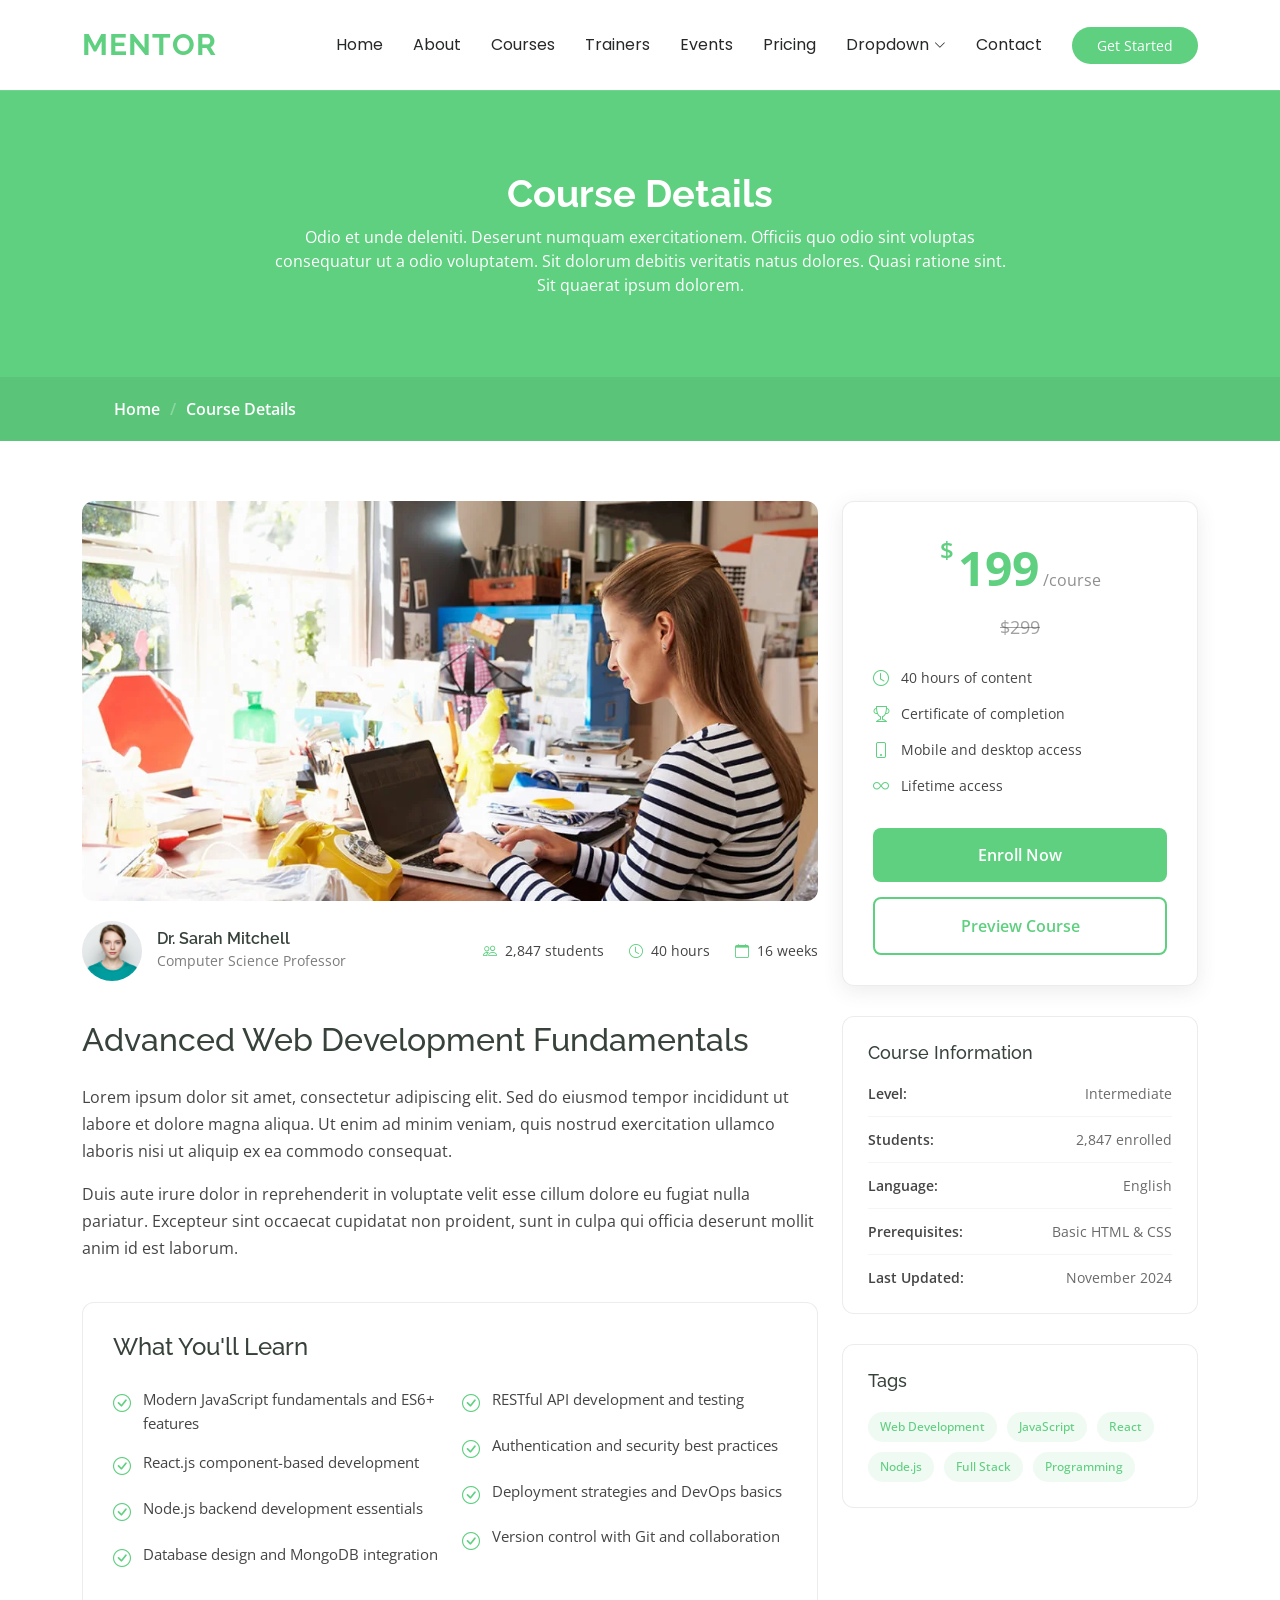
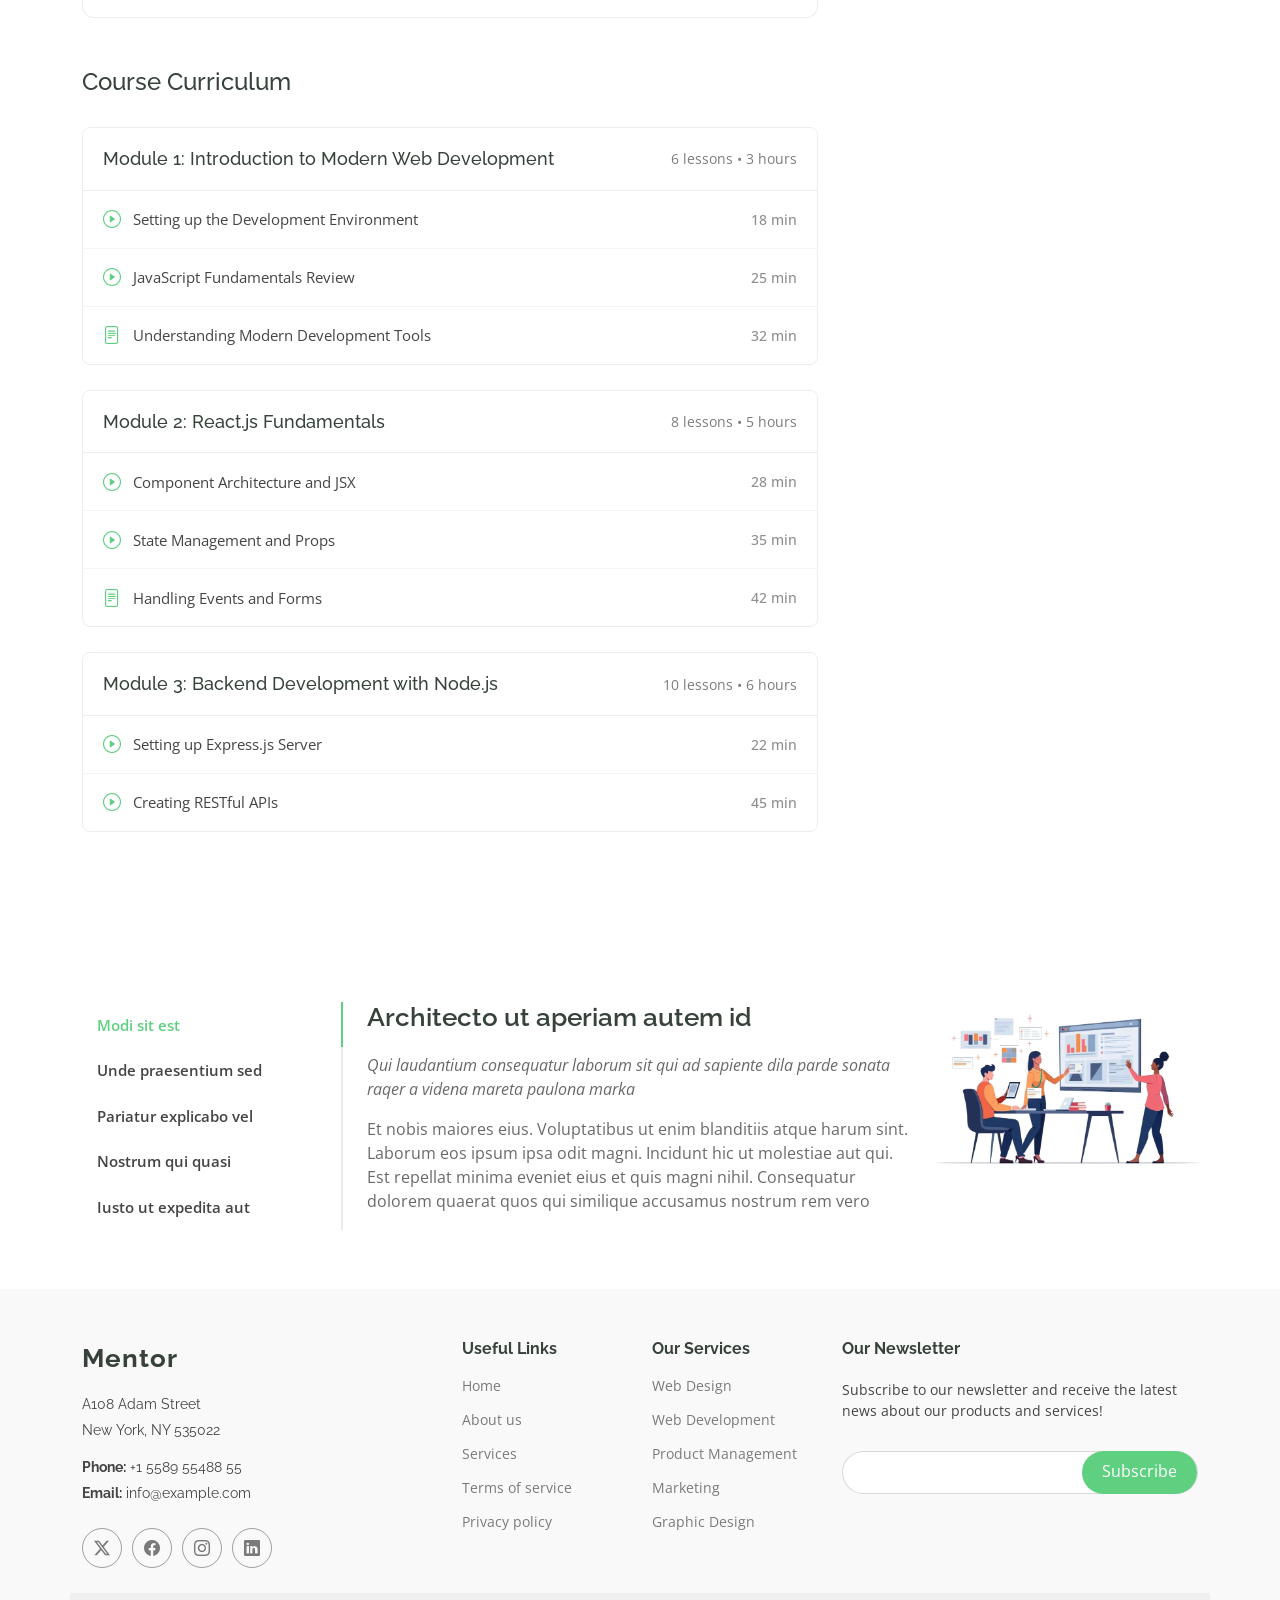
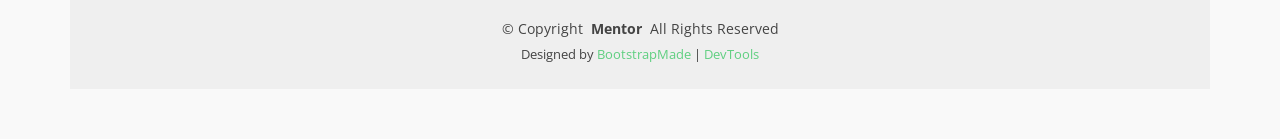
<file: course-details.html>
<!DOCTYPE html>
<html lang="en">

<head>
  <meta charset="utf-8">
  <meta content="width=device-width, initial-scale=1.0" name="viewport">
  <title>Course Details - Mentor Bootstrap Template</title>
  <meta name="description" content="">
  <meta name="keywords" content="">

  <!-- Favicons -->
  <link href="assets/img/favicon.png" rel="icon">
  <link href="assets/img/apple-touch-icon.png" rel="apple-touch-icon">

  <!-- Fonts -->
  <link href="https://fonts.googleapis.com" rel="preconnect">
  <link href="https://fonts.gstatic.com" rel="preconnect" crossorigin>
  <link href="https://fonts.googleapis.com/css2?family=Open+Sans:ital,wght@0,300;0,400;0,500;0,600;0,700;0,800;1,300;1,400;1,500;1,600;1,700;1,800&family=Poppins:ital,wght@0,100;0,200;0,300;0,400;0,500;0,600;0,700;0,800;0,900;1,100;1,200;1,300;1,400;1,500;1,600;1,700;1,800;1,900&family=Raleway:ital,wght@0,100;0,200;0,300;0,400;0,500;0,600;0,700;0,800;0,900;1,100;1,200;1,300;1,400;1,500;1,600;1,700;1,800;1,900&display=swap" rel="stylesheet">

  <!-- Vendor CSS Files -->
  <link href="assets/vendor/bootstrap/css/bootstrap.min.css" rel="stylesheet">
  <link href="assets/vendor/bootstrap-icons/bootstrap-icons.css" rel="stylesheet">
  <link href="assets/vendor/aos/aos.css" rel="stylesheet">
  <link href="assets/vendor/glightbox/css/glightbox.min.css" rel="stylesheet">
  <link href="assets/vendor/swiper/swiper-bundle.min.css" rel="stylesheet">

  <!-- Main CSS File -->
  <link href="assets/css/main.css" rel="stylesheet">

  <!-- =======================================================
  * Template Name: Mentor
  * Template URL: https://bootstrapmade.com/mentor-free-education-bootstrap-theme/
  * Updated: Jul 07 2025 with Bootstrap v5.3.7
  * Author: BootstrapMade.com
  * License: https://bootstrapmade.com/license/
  ======================================================== -->
</head>

<body class="course-details-page">

  <header id="header" class="header d-flex align-items-center sticky-top">
    <div class="container-fluid container-xl position-relative d-flex align-items-center">

      <a href="index.html" class="logo d-flex align-items-center me-auto">
        <!-- Uncomment the line below if you also wish to use an image logo -->
        <!-- <img src="assets/img/logo.webp" alt=""> -->
        <h1 class="sitename">Mentor</h1>
      </a>

      <nav id="navmenu" class="navmenu">
        <ul>
          <li><a href="index.html">Home<br></a></li>
          <li><a href="about.html">About</a></li>
          <li><a href="courses.html">Courses</a></li>
          <li><a href="trainers.html">Trainers</a></li>
          <li><a href="events.html">Events</a></li>
          <li><a href="pricing.html">Pricing</a></li>
          <li class="dropdown"><a href="#"><span>Dropdown</span> <i class="bi bi-chevron-down toggle-dropdown"></i></a>
            <ul>
              <li><a href="#">Dropdown 1</a></li>
              <li class="dropdown"><a href="#"><span>Deep Dropdown</span> <i class="bi bi-chevron-down toggle-dropdown"></i></a>
                <ul>
                  <li><a href="#">Deep Dropdown 1</a></li>
                  <li><a href="#">Deep Dropdown 2</a></li>
                  <li><a href="#">Deep Dropdown 3</a></li>
                  <li><a href="#">Deep Dropdown 4</a></li>
                  <li><a href="#">Deep Dropdown 5</a></li>
                </ul>
              </li>
              <li><a href="#">Dropdown 2</a></li>
              <li><a href="#">Dropdown 3</a></li>
              <li><a href="#">Dropdown 4</a></li>
            </ul>
          </li>
          <li><a href="contact.html">Contact</a></li>
        </ul>
        <i class="mobile-nav-toggle d-xl-none bi bi-list"></i>
      </nav>

      <a class="btn-getstarted" href="courses.html">Get Started</a>

    </div>
  </header>

  <main class="main">

    <!-- Page Title -->
    <div class="page-title" data-aos="fade">
      <div class="heading">
        <div class="container">
          <div class="row d-flex justify-content-center text-center">
            <div class="col-lg-8">
              <h1>Course Details</h1>
              <p class="mb-0">Odio et unde deleniti. Deserunt numquam exercitationem. Officiis quo odio sint voluptas consequatur ut a odio voluptatem. Sit dolorum debitis veritatis natus dolores. Quasi ratione sint. Sit quaerat ipsum dolorem.</p>
            </div>
          </div>
        </div>
      </div>
      <nav class="breadcrumbs">
        <div class="container">
          <ol>
            <li><a href="index.html">Home</a></li>
            <li class="current">Course Details</li>
          </ol>
        </div>
      </nav>
    </div><!-- End Page Title -->

    <!-- Course Details Section -->
    <section id="course-details" class="course-details section">

      <div class="container" data-aos="fade-up" data-aos-delay="100">

        <div class="row">
          <div class="col-lg-8">

            <!-- Course Header -->
            <div class="course-header" data-aos="fade-up" data-aos-delay="200">
              <div class="course-image">
                <img src="assets/img/course/course-details-1.webp" alt="Course Image" class="img-fluid">
              </div>
              <div class="course-meta">
                <div class="instructor">
                  <img src="assets/img/person/person-f-3.webp" alt="Instructor" class="instructor-avatar">
                  <div class="instructor-info">
                    <h6>Dr. Sarah Mitchell</h6>
                    <span>Computer Science Professor</span>
                  </div>
                </div>
                <div class="course-stats">
                  <div class="stat-item">
                    <i class="bi bi-people"></i>
                    <span>2,847 students</span>
                  </div>
                  <div class="stat-item">
                    <i class="bi bi-clock"></i>
                    <span>40 hours</span>
                  </div>
                  <div class="stat-item">
                    <i class="bi bi-calendar"></i>
                    <span>16 weeks</span>
                  </div>
                </div>
              </div>
            </div><!-- End Course Header -->

            <!-- Course Content -->
            <div class="course-content" data-aos="fade-up" data-aos-delay="300">
              <h2>Advanced Web Development Fundamentals</h2>

              <div class="course-description">
                <p>Lorem ipsum dolor sit amet, consectetur adipiscing elit. Sed do eiusmod tempor incididunt ut labore et dolore magna aliqua. Ut enim ad minim veniam, quis nostrud exercitation ullamco laboris nisi ut aliquip ex ea commodo consequat.</p>

                <p>Duis aute irure dolor in reprehenderit in voluptate velit esse cillum dolore eu fugiat nulla pariatur. Excepteur sint occaecat cupidatat non proident, sunt in culpa qui officia deserunt mollit anim id est laborum.</p>
              </div>

              <div class="what-you-learn">
                <h3>What You'll Learn</h3>
                <div class="row">
                  <div class="col-md-6">
                    <ul class="learn-list">
                      <li><i class="bi bi-check-circle"></i>Modern JavaScript fundamentals and ES6+ features</li>
                      <li><i class="bi bi-check-circle"></i>React.js component-based development</li>
                      <li><i class="bi bi-check-circle"></i>Node.js backend development essentials</li>
                      <li><i class="bi bi-check-circle"></i>Database design and MongoDB integration</li>
                    </ul>
                  </div>
                  <div class="col-md-6">
                    <ul class="learn-list">
                      <li><i class="bi bi-check-circle"></i>RESTful API development and testing</li>
                      <li><i class="bi bi-check-circle"></i>Authentication and security best practices</li>
                      <li><i class="bi bi-check-circle"></i>Deployment strategies and DevOps basics</li>
                      <li><i class="bi bi-check-circle"></i>Version control with Git and collaboration</li>
                    </ul>
                  </div>
                </div>
              </div>

            </div><!-- End Course Content -->

            <!-- Course Curriculum -->
            <div class="course-curriculum" data-aos="fade-up" data-aos-delay="400">
              <h3>Course Curriculum</h3>

              <div class="curriculum-section">
                <div class="section-header">
                  <h4>Module 1: Introduction to Modern Web Development</h4>
                  <span class="lessons-count">6 lessons • 3 hours</span>
                </div>
                <div class="lessons">
                  <div class="lesson-item">
                    <div class="lesson-info">
                      <i class="bi bi-play-circle"></i>
                      <span>Setting up the Development Environment</span>
                    </div>
                    <span class="lesson-duration">18 min</span>
                  </div>
                  <div class="lesson-item">
                    <div class="lesson-info">
                      <i class="bi bi-play-circle"></i>
                      <span>JavaScript Fundamentals Review</span>
                    </div>
                    <span class="lesson-duration">25 min</span>
                  </div>
                  <div class="lesson-item">
                    <div class="lesson-info">
                      <i class="bi bi-file-text"></i>
                      <span>Understanding Modern Development Tools</span>
                    </div>
                    <span class="lesson-duration">32 min</span>
                  </div>
                </div>
              </div>

              <div class="curriculum-section">
                <div class="section-header">
                  <h4>Module 2: React.js Fundamentals</h4>
                  <span class="lessons-count">8 lessons • 5 hours</span>
                </div>
                <div class="lessons">
                  <div class="lesson-item">
                    <div class="lesson-info">
                      <i class="bi bi-play-circle"></i>
                      <span>Component Architecture and JSX</span>
                    </div>
                    <span class="lesson-duration">28 min</span>
                  </div>
                  <div class="lesson-item">
                    <div class="lesson-info">
                      <i class="bi bi-play-circle"></i>
                      <span>State Management and Props</span>
                    </div>
                    <span class="lesson-duration">35 min</span>
                  </div>
                  <div class="lesson-item">
                    <div class="lesson-info">
                      <i class="bi bi-file-text"></i>
                      <span>Handling Events and Forms</span>
                    </div>
                    <span class="lesson-duration">42 min</span>
                  </div>
                </div>
              </div>

              <div class="curriculum-section">
                <div class="section-header">
                  <h4>Module 3: Backend Development with Node.js</h4>
                  <span class="lessons-count">10 lessons • 6 hours</span>
                </div>
                <div class="lessons">
                  <div class="lesson-item">
                    <div class="lesson-info">
                      <i class="bi bi-play-circle"></i>
                      <span>Setting up Express.js Server</span>
                    </div>
                    <span class="lesson-duration">22 min</span>
                  </div>
                  <div class="lesson-item">
                    <div class="lesson-info">
                      <i class="bi bi-play-circle"></i>
                      <span>Creating RESTful APIs</span>
                    </div>
                    <span class="lesson-duration">45 min</span>
                  </div>
                </div>
              </div>

            </div><!-- End Course Curriculum -->

          </div>

          <div class="col-lg-4">

            <!-- Course Sidebar -->
            <div class="course-sidebar" data-aos="fade-up" data-aos-delay="200">

              <!-- Pricing Card -->
              <div class="pricing-card">
                <div class="price">
                  <span class="currency">$</span>
                  <span class="amount">199</span>
                  <span class="period">/course</span>
                </div>
                <div class="original-price">$299</div>

                <div class="course-features">
                  <div class="feature">
                    <i class="bi bi-clock"></i>
                    <span>40 hours of content</span>
                  </div>
                  <div class="feature">
                    <i class="bi bi-trophy"></i>
                    <span>Certificate of completion</span>
                  </div>
                  <div class="feature">
                    <i class="bi bi-phone"></i>
                    <span>Mobile and desktop access</span>
                  </div>
                  <div class="feature">
                    <i class="bi bi-infinity"></i>
                    <span>Lifetime access</span>
                  </div>
                </div>

                <button class="btn-enroll">Enroll Now</button>
                <button class="btn-preview">Preview Course</button>
              </div><!-- End Pricing Card -->

              <!-- Course Info -->
              <div class="course-info-card">
                <h4>Course Information</h4>
                <div class="info-item">
                  <span class="label">Level:</span>
                  <span class="value">Intermediate</span>
                </div>
                <div class="info-item">
                  <span class="label">Students:</span>
                  <span class="value">2,847 enrolled</span>
                </div>
                <div class="info-item">
                  <span class="label">Language:</span>
                  <span class="value">English</span>
                </div>
                <div class="info-item">
                  <span class="label">Prerequisites:</span>
                  <span class="value">Basic HTML &amp; CSS</span>
                </div>
                <div class="info-item">
                  <span class="label">Last Updated:</span>
                  <span class="value">November 2024</span>
                </div>
              </div><!-- End Course Info -->

              <!-- Tags -->
              <div class="course-tags">
                <h4>Tags</h4>
                <div class="tags-list">
                  <span class="tag">Web Development</span>
                  <span class="tag">JavaScript</span>
                  <span class="tag">React</span>
                  <span class="tag">Node.js</span>
                  <span class="tag">Full Stack</span>
                  <span class="tag">Programming</span>
                </div>
              </div><!-- End Tags -->

            </div><!-- End Course Sidebar -->

          </div>

        </div>

      </div>

    </section><!-- /Course Details Section -->

    <!-- Tabs Section -->
    <section id="tabs" class="tabs section">

      <div class="container" data-aos="fade-up" data-aos-delay="100">

        <div class="row">
          <div class="col-lg-3">
            <ul class="nav nav-tabs flex-column">
              <li class="nav-item">
                <a class="nav-link active show" data-bs-toggle="tab" href="#tab-1">Modi sit est</a>
              </li>
              <li class="nav-item">
                <a class="nav-link" data-bs-toggle="tab" href="#tab-2">Unde praesentium sed</a>
              </li>
              <li class="nav-item">
                <a class="nav-link" data-bs-toggle="tab" href="#tab-3">Pariatur explicabo vel</a>
              </li>
              <li class="nav-item">
                <a class="nav-link" data-bs-toggle="tab" href="#tab-4">Nostrum qui quasi</a>
              </li>
              <li class="nav-item">
                <a class="nav-link" data-bs-toggle="tab" href="#tab-5">Iusto ut expedita aut</a>
              </li>
            </ul>
          </div>
          <div class="col-lg-9 mt-4 mt-lg-0">
            <div class="tab-content">
              <div class="tab-pane active show" id="tab-1">
                <div class="row">
                  <div class="col-lg-8 details order-2 order-lg-1">
                    <h3>Architecto ut aperiam autem id</h3>
                    <p class="fst-italic">Qui laudantium consequatur laborum sit qui ad sapiente dila parde sonata raqer a videna mareta paulona marka</p>
                    <p>Et nobis maiores eius. Voluptatibus ut enim blanditiis atque harum sint. Laborum eos ipsum ipsa odit magni. Incidunt hic ut molestiae aut qui. Est repellat minima eveniet eius et quis magni nihil. Consequatur dolorem quaerat quos qui similique accusamus nostrum rem vero</p>
                  </div>
                  <div class="col-lg-4 text-center order-1 order-lg-2">
                    <img src="assets/img/illustration/illustration-13.webp" alt="" class="img-fluid">
                  </div>
                </div>
              </div>
              <div class="tab-pane" id="tab-2">
                <div class="row">
                  <div class="col-lg-8 details order-2 order-lg-1">
                    <h3>Et blanditiis nemo veritatis excepturi</h3>
                    <p class="fst-italic">Qui laudantium consequatur laborum sit qui ad sapiente dila parde sonata raqer a videna mareta paulona marka</p>
                    <p>Ea ipsum voluptatem consequatur quis est. Illum error ullam omnis quia et reiciendis sunt sunt est. Non aliquid repellendus itaque accusamus eius et velit ipsa voluptates. Optio nesciunt eaque beatae accusamus lerode pakto madirna desera vafle de nideran pal</p>
                  </div>
                  <div class="col-lg-4 text-center order-1 order-lg-2">
                    <img src="assets/img/illustration/illustration-11.webp" alt="" class="img-fluid">
                  </div>
                </div>
              </div>
              <div class="tab-pane" id="tab-3">
                <div class="row">
                  <div class="col-lg-8 details order-2 order-lg-1">
                    <h3>Impedit facilis occaecati odio neque aperiam sit</h3>
                    <p class="fst-italic">Eos voluptatibus quo. Odio similique illum id quidem non enim fuga. Qui natus non sunt dicta dolor et. In asperiores velit quaerat perferendis aut</p>
                    <p>Iure officiis odit rerum. Harum sequi eum illum corrupti culpa veritatis quisquam. Neque necessitatibus illo rerum eum ut. Commodi ipsam minima molestiae sed laboriosam a iste odio. Earum odit nesciunt fugiat sit ullam. Soluta et harum voluptatem optio quae</p>
                  </div>
                  <div class="col-lg-4 text-center order-1 order-lg-2">
                    <img src="assets/img/illustration/illustration-14.webp" alt="" class="img-fluid">
                  </div>
                </div>
              </div>
              <div class="tab-pane" id="tab-4">
                <div class="row">
                  <div class="col-lg-8 details order-2 order-lg-1">
                    <h3>Fuga dolores inventore laboriosam ut est accusamus laboriosam dolore</h3>
                    <p class="fst-italic">Totam aperiam accusamus. Repellat consequuntur iure voluptas iure porro quis delectus</p>
                    <p>Eaque consequuntur consequuntur libero expedita in voluptas. Nostrum ipsam necessitatibus aliquam fugiat debitis quis velit. Eum ex maxime error in consequatur corporis atque. Eligendi asperiores sed qui veritatis aperiam quia a laborum inventore</p>
                  </div>
                  <div class="col-lg-4 text-center order-1 order-lg-2">
                    <img src="assets/img/illustration/illustration-12.webp" alt="" class="img-fluid">
                  </div>
                </div>
              </div>
              <div class="tab-pane" id="tab-5">
                <div class="row">
                  <div class="col-lg-8 details order-2 order-lg-1">
                    <h3>Est eveniet ipsam sindera pad rone matrelat sando reda</h3>
                    <p class="fst-italic">Omnis blanditiis saepe eos autem qui sunt debitis porro quia.</p>
                    <p>Exercitationem nostrum omnis. Ut reiciendis repudiandae minus. Omnis recusandae ut non quam ut quod eius qui. Ipsum quia odit vero atque qui quibusdam amet. Occaecati sed est sint aut vitae molestiae voluptate vel</p>
                  </div>
                  <div class="col-lg-4 text-center order-1 order-lg-2">
                    <img src="assets/img/illustration/illustration-10.webp" alt="" class="img-fluid">
                  </div>
                </div>
              </div>
            </div>
          </div>
        </div>

      </div>

    </section><!-- /Tabs Section -->

  </main>

  <footer id="footer" class="footer position-relative light-background">

    <div class="container footer-top">
      <div class="row gy-4">
        <div class="col-lg-4 col-md-6 footer-about">
          <a href="index.html" class="logo d-flex align-items-center">
            <span class="sitename">Mentor</span>
          </a>
          <div class="footer-contact pt-3">
            <p>A108 Adam Street</p>
            <p>New York, NY 535022</p>
            <p class="mt-3"><strong>Phone:</strong> <span>+1 5589 55488 55</span></p>
            <p><strong>Email:</strong> <span>info@example.com</span></p>
          </div>
          <div class="social-links d-flex mt-4">
            <a href=""><i class="bi bi-twitter-x"></i></a>
            <a href=""><i class="bi bi-facebook"></i></a>
            <a href=""><i class="bi bi-instagram"></i></a>
            <a href=""><i class="bi bi-linkedin"></i></a>
          </div>
        </div>

        <div class="col-lg-2 col-md-3 footer-links">
          <h4>Useful Links</h4>
          <ul>
            <li><a href="#">Home</a></li>
            <li><a href="#">About us</a></li>
            <li><a href="#">Services</a></li>
            <li><a href="#">Terms of service</a></li>
            <li><a href="#">Privacy policy</a></li>
          </ul>
        </div>

        <div class="col-lg-2 col-md-3 footer-links">
          <h4>Our Services</h4>
          <ul>
            <li><a href="#">Web Design</a></li>
            <li><a href="#">Web Development</a></li>
            <li><a href="#">Product Management</a></li>
            <li><a href="#">Marketing</a></li>
            <li><a href="#">Graphic Design</a></li>
          </ul>
        </div>

        <div class="col-lg-4 col-md-12 footer-newsletter">
          <h4>Our Newsletter</h4>
          <p>Subscribe to our newsletter and receive the latest news about our products and services!</p>
          <form action="#" method="post" class="email-form">
            <div class="newsletter-form"><input type="email" name="email"><input type="submit" value="Subscribe"></div>
            <div class="loading">Loading</div>
            <div class="error-message"></div>
            <div class="sent-message">Your subscription request has been sent. Thank you!</div>
          </form>
        </div>

      </div>
    </div>

    <div class="container copyright text-center mt-4">
      <p>© <span>Copyright</span> <strong class="px-1 sitename">Mentor</strong> <span>All Rights Reserved</span></p>
      <div class="credits">
        <!-- All the links in the footer should remain intact. -->
        <!-- You can delete the links only if you've purchased the pro version. -->
        <!-- Licensing information: https://bootstrapmade.com/license/ -->
        Designed by <a href="https://bootstrapmade.com/">BootstrapMade</a> | <a href="https://bootstrapmade.com/tools/">DevTools</a>
      </div>
    </div>

  </footer>

  <!-- Scroll Top -->
  <a href="#" id="scroll-top" class="scroll-top d-flex align-items-center justify-content-center"><i class="bi bi-arrow-up-short"></i></a>

  <!-- Preloader -->
  <div id="preloader"></div>

  <!-- Vendor JS Files -->
  <script src="assets/vendor/bootstrap/js/bootstrap.bundle.min.js"></script>
  <script src="assets/vendor/aos/aos.js"></script>
  <script src="assets/vendor/glightbox/js/glightbox.min.js"></script>
  <script src="assets/vendor/purecounter/purecounter_vanilla.js"></script>
  <script src="assets/vendor/swiper/swiper-bundle.min.js"></script>

  <!-- Main JS File -->
  <script src="assets/js/main.js"></script>

</body>

</html>
</file>
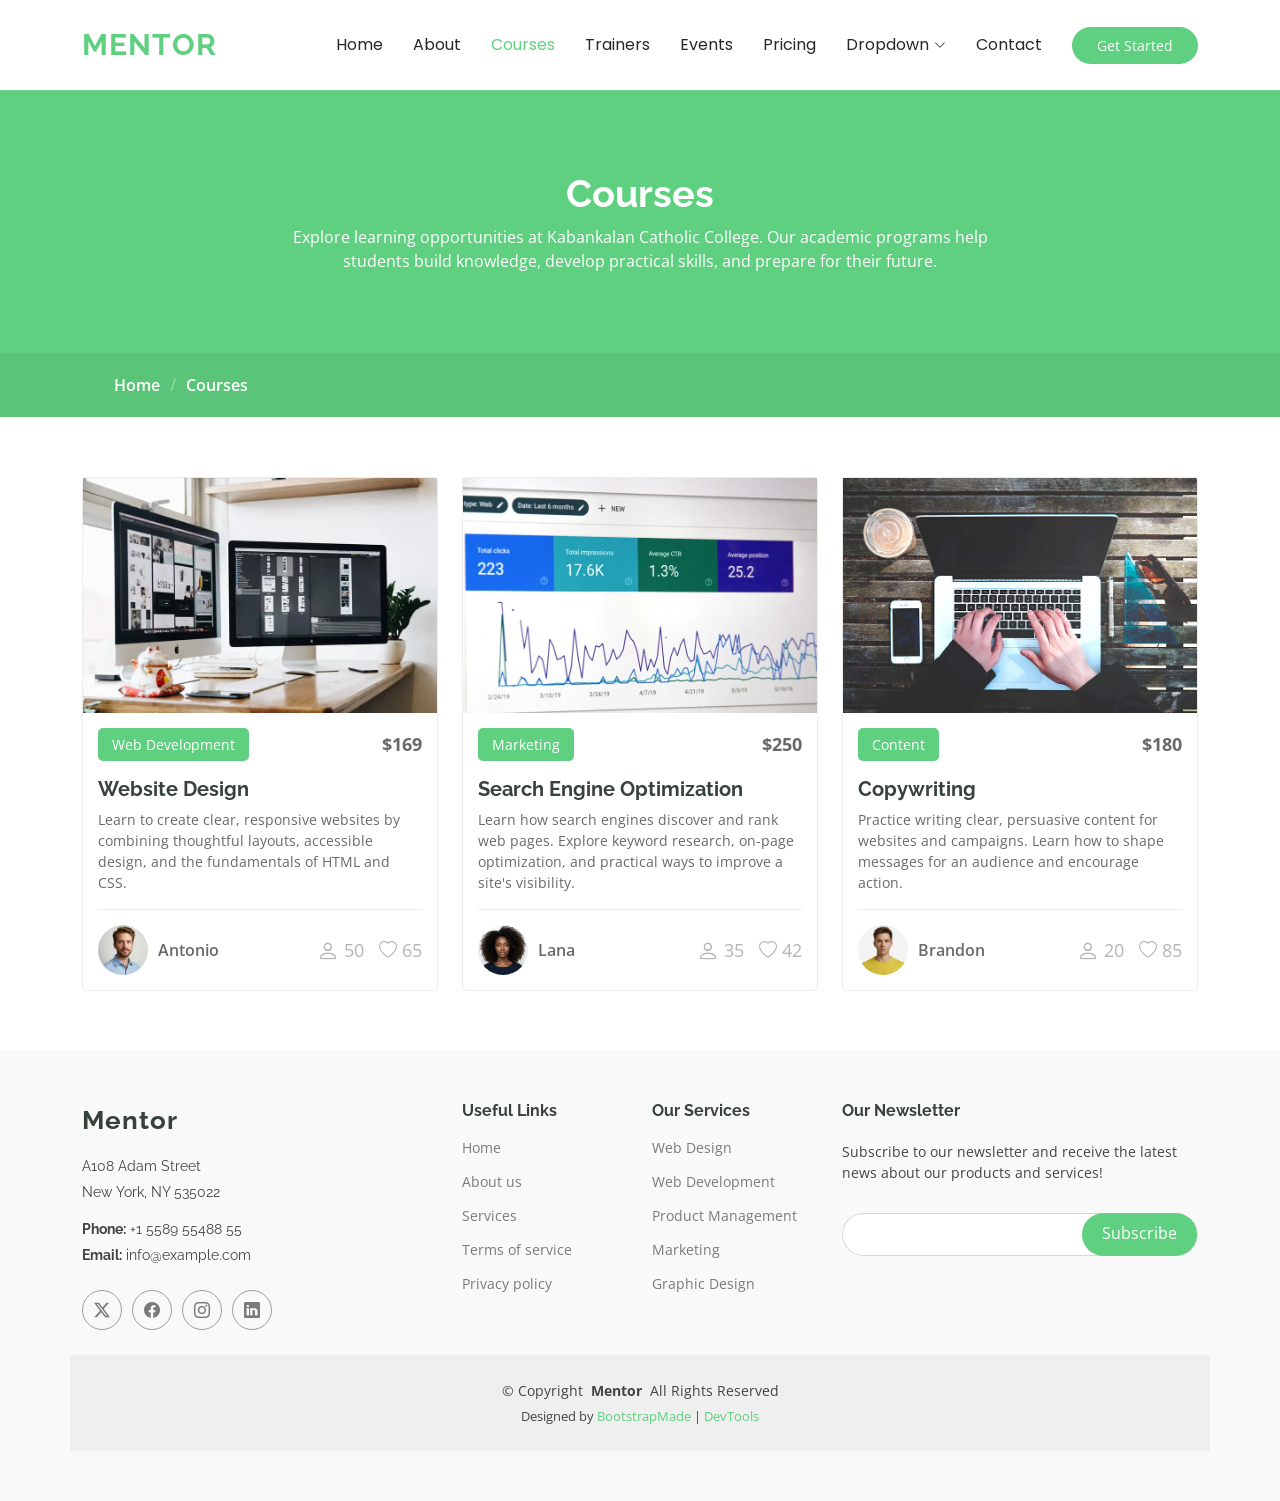
<file: courses.html>
<!DOCTYPE html>
<html lang="en">

<head>
  <meta charset="utf-8">
  <meta content="width=device-width, initial-scale=1.0" name="viewport">
  <title>Courses - Mentor Bootstrap Template</title>
  <meta name="description" content="">
  <meta name="keywords" content="">

  <!-- Favicons -->
  <link href="assets/img/favicon.png" rel="icon">
  <link href="assets/img/apple-touch-icon.png" rel="apple-touch-icon">

  <!-- Fonts -->
  <link href="https://fonts.googleapis.com" rel="preconnect">
  <link href="https://fonts.gstatic.com" rel="preconnect" crossorigin>
  <link
    href="https://fonts.googleapis.com/css2?family=Open+Sans:ital,wght@0,300;0,400;0,500;0,600;0,700;0,800;1,300;1,400;1,500;1,600;1,700;1,800&family=Poppins:ital,wght@0,100;0,200;0,300;0,400;0,500;0,600;0,700;0,800;0,900;1,100;1,200;1,300;1,400;1,500;1,600;1,700;1,800;1,900&family=Raleway:ital,wght@0,100;0,200;0,300;0,400;0,500;0,600;0,700;0,800;0,900;1,100;1,200;1,300;1,400;1,500;1,600;1,700;1,800;1,900&display=swap"
    rel="stylesheet">

  <!-- Vendor CSS Files -->
  <link href="assets/vendor/bootstrap/css/bootstrap.min.css" rel="stylesheet">
  <link href="assets/vendor/bootstrap-icons/bootstrap-icons.css" rel="stylesheet">
  <link href="assets/vendor/aos/aos.css" rel="stylesheet">
  <link href="assets/vendor/glightbox/css/glightbox.min.css" rel="stylesheet">
  <link href="assets/vendor/swiper/swiper-bundle.min.css" rel="stylesheet">

  <!-- Main CSS File -->
  <link href="assets/css/main.css" rel="stylesheet">

  <!-- =======================================================
  * Template Name: Mentor
  * Template URL: https://bootstrapmade.com/mentor-free-education-bootstrap-theme/
  * Updated: Jul 07 2025 with Bootstrap v5.3.7
  * Author: BootstrapMade.com
  * License: https://bootstrapmade.com/license/
  ======================================================== -->
</head>

<body class="courses-page">

  <header id="header" class="header d-flex align-items-center sticky-top">
    <div class="container-fluid container-xl position-relative d-flex align-items-center">

      <a href="index.html" class="logo d-flex align-items-center me-auto">
        <!-- Uncomment the line below if you also wish to use an image logo -->
        <!-- <img src="assets/img/logo.webp" alt=""> -->
        <h1 class="sitename">Mentor</h1>
      </a>

      <nav id="navmenu" class="navmenu">
        <ul>
          <li><a href="index.html">Home<br></a></li>
          <li><a href="about.html">About</a></li>
          <li><a href="courses.html" class="active">Courses</a></li>
          <li><a href="trainers.html">Trainers</a></li>
          <li><a href="events.html">Events</a></li>
          <li><a href="pricing.html">Pricing</a></li>
          <li class="dropdown"><a href="#"><span>Dropdown</span> <i class="bi bi-chevron-down toggle-dropdown"></i></a>
            <ul>
              <li><a href="#">Dropdown 1</a></li>
              <li class="dropdown"><a href="#"><span>Deep Dropdown</span> <i
                    class="bi bi-chevron-down toggle-dropdown"></i></a>
                <ul>
                  <li><a href="#">Deep Dropdown 1</a></li>
                  <li><a href="#">Deep Dropdown 2</a></li>
                  <li><a href="#">Deep Dropdown 3</a></li>
                  <li><a href="#">Deep Dropdown 4</a></li>
                  <li><a href="#">Deep Dropdown 5</a></li>
                </ul>
              </li>
              <li><a href="#">Dropdown 2</a></li>
              <li><a href="#">Dropdown 3</a></li>
              <li><a href="#">Dropdown 4</a></li>
            </ul>
          </li>
          <li><a href="contact.html">Contact</a></li>
        </ul>
        <i class="mobile-nav-toggle d-xl-none bi bi-list"></i>
      </nav>

      <a class="btn-getstarted" href="courses.html">Get Started</a>

    </div>
  </header>

  <main class="main">

    <!-- Page Title -->
    <div class="page-title" data-aos="fade">
      <div class="heading">
        <div class="container">
          <div class="row d-flex justify-content-center text-center">
            <div class="col-lg-8">
              <h1>Courses</h1>
              <p class="mb-0">Explore learning opportunities at Kabankalan Catholic College. Our academic programs help students build knowledge, develop practical skills, and prepare for their future.</p>
            </div>
          </div>
        </div>
      </div>
      <nav class="breadcrumbs">
        <div class="container">
          <ol>
            <li><a href="index.html">Home</a></li>
            <li class="current">Courses</li>
          </ol>
        </div>
      </nav>
    </div><!-- End Page Title -->

    <!-- Courses Section -->
    <section id="courses" class="courses section">

      <div class="container">

        <div class="row">

          <div class="col-lg-4 col-md-6 d-flex align-items-stretch" data-aos="zoom-in" data-aos-delay="100">
            <div class="course-item">
              <img src="assets/img/course/course-1.webp" class="img-fluid" alt="...">
              <div class="course-content">
                <div class="d-flex justify-content-between align-items-center mb-3">
                  <p class="category">Web Development</p>
                  <p class="price">$169</p>
                </div>

                <h3><a href="course-details.html">Website Design</a></h3>
                <p class="description">Learn to create clear, responsive websites by combining thoughtful layouts, accessible design, and the fundamentals of HTML and CSS.</p>
                <div class="trainer d-flex justify-content-between align-items-center">
                  <div class="trainer-profile d-flex align-items-center">
                    <img src="assets/img/person/person-m-7.webp" class="img-fluid" alt="">
                    <a href="" class="trainer-link">Antonio</a>
                  </div>
                  <div class="trainer-rank d-flex align-items-center">
                    <i class="bi bi-person user-icon"></i>&nbsp;50
                    &nbsp;&nbsp;
                    <i class="bi bi-heart heart-icon"></i>&nbsp;65
                  </div>
                </div>
              </div>
            </div>
          </div> <!-- End Course Item-->

          <div class="col-lg-4 col-md-6 d-flex align-items-stretch mt-4 mt-md-0" data-aos="zoom-in"
            data-aos-delay="200">
            <div class="course-item">
              <img src="assets/img/course/course-2.webp" class="img-fluid" alt="...">
              <div class="course-content">
                <div class="d-flex justify-content-between align-items-center mb-3">
                  <p class="category">Marketing</p>
                  <p class="price">$250</p>
                </div>

                <h3><a href="course-details.html">Search Engine Optimization</a></h3>
                <p class="description">Learn how search engines discover and rank web pages. Explore keyword research, on-page optimization, and practical ways to improve a site's visibility.</p>
                <div class="trainer d-flex justify-content-between align-items-center">
                  <div class="trainer-profile d-flex align-items-center">
                    <img src="assets/img/person/person-f-14.webp" class="img-fluid" alt="">
                    <a href="" class="trainer-link">Lana</a>
                  </div>
                  <div class="trainer-rank d-flex align-items-center">
                    <i class="bi bi-person user-icon"></i>&nbsp;35
                    &nbsp;&nbsp;
                    <i class="bi bi-heart heart-icon"></i>&nbsp;42
                  </div>
                </div>
              </div>
            </div>
          </div> <!-- End Course Item-->

          <div class="col-lg-4 col-md-6 d-flex align-items-stretch mt-4 mt-lg-0" data-aos="zoom-in"
            data-aos-delay="300">
            <div class="course-item">
              <img src="assets/img/course/course-3.webp" class="img-fluid" alt="...">
              <div class="course-content">
                <div class="d-flex justify-content-between align-items-center mb-3">
                  <p class="category">Content</p>
                  <p class="price">$180</p>
                </div>

                <h3><a href="course-details.html">Copywriting</a></h3>
                <p class="description">Practice writing clear, persuasive content for websites and campaigns. Learn how to shape messages for an audience and encourage action.</p>
                <div class="trainer d-flex justify-content-between align-items-center">
                  <div class="trainer-profile d-flex align-items-center">
                    <img src="assets/img/person/person-m-12.webp" class="img-fluid" alt="">
                    <a href="" class="trainer-link">Brandon</a>
                  </div>
                  <div class="trainer-rank d-flex align-items-center">
                    <i class="bi bi-person user-icon"></i>&nbsp;20
                    &nbsp;&nbsp;
                    <i class="bi bi-heart heart-icon"></i>&nbsp;85
                  </div>
                </div>
              </div>
            </div>
          </div> <!-- End Course Item-->

        </div>

      </div>

    </section><!-- /Courses Section -->

  </main>

  <footer id="footer" class="footer position-relative light-background">

    <div class="container footer-top">
      <div class="row gy-4">
        <div class="col-lg-4 col-md-6 footer-about">
          <a href="index.html" class="logo d-flex align-items-center">
            <span class="sitename">Mentor</span>
          </a>
          <div class="footer-contact pt-3">
            <p>A108 Adam Street</p>
            <p>New York, NY 535022</p>
            <p class="mt-3"><strong>Phone:</strong> <span>+1 5589 55488 55</span></p>
            <p><strong>Email:</strong> <span>info@example.com</span></p>
          </div>
          <div class="social-links d-flex mt-4">
            <a href=""><i class="bi bi-twitter-x"></i></a>
            <a href=""><i class="bi bi-facebook"></i></a>
            <a href=""><i class="bi bi-instagram"></i></a>
            <a href=""><i class="bi bi-linkedin"></i></a>
          </div>
        </div>

        <div class="col-lg-2 col-md-3 footer-links">
          <h4>Useful Links</h4>
          <ul>
            <li><a href="#">Home</a></li>
            <li><a href="#">About us</a></li>
            <li><a href="#">Services</a></li>
            <li><a href="#">Terms of service</a></li>
            <li><a href="#">Privacy policy</a></li>
          </ul>
        </div>

        <div class="col-lg-2 col-md-3 footer-links">
          <h4>Our Services</h4>
          <ul>
            <li><a href="#">Web Design</a></li>
            <li><a href="#">Web Development</a></li>
            <li><a href="#">Product Management</a></li>
            <li><a href="#">Marketing</a></li>
            <li><a href="#">Graphic Design</a></li>
          </ul>
        </div>

        <div class="col-lg-4 col-md-12 footer-newsletter">
          <h4>Our Newsletter</h4>
          <p>Subscribe to our newsletter and receive the latest news about our products and services!</p>
          <form action="#" method="post" class="email-form">
            <div class="newsletter-form"><input type="email" name="email"><input type="submit" value="Subscribe"></div>
            <div class="loading">Loading</div>
            <div class="error-message"></div>
            <div class="sent-message">Your subscription request has been sent. Thank you!</div>
          </form>
        </div>

      </div>
    </div>

    <div class="container copyright text-center mt-4">
      <p>© <span>Copyright</span> <strong class="px-1 sitename">Mentor</strong> <span>All Rights Reserved</span></p>
      <div class="credits">
        <!-- All the links in the footer should remain intact. -->
        <!-- You can delete the links only if you've purchased the pro version. -->
        <!-- Licensing information: https://bootstrapmade.com/license/ -->
        Designed by <a href="https://bootstrapmade.com/">BootstrapMade</a> | <a
          href="https://bootstrapmade.com/tools/">DevTools</a>
      </div>
    </div>

  </footer>

  <!-- Scroll Top -->
  <a href="#" id="scroll-top" class="scroll-top d-flex align-items-center justify-content-center"><i
      class="bi bi-arrow-up-short"></i></a>

  <!-- Preloader -->
  <div id="preloader"></div>

  <!-- Vendor JS Files -->
  <script src="assets/vendor/bootstrap/js/bootstrap.bundle.min.js"></script>
  <script src="assets/vendor/aos/aos.js"></script>
  <script src="assets/vendor/glightbox/js/glightbox.min.js"></script>
  <script src="assets/vendor/purecounter/purecounter_vanilla.js"></script>
  <script src="assets/vendor/swiper/swiper-bundle.min.js"></script>

  <!-- Main JS File -->
  <script src="assets/js/main.js"></script>

</body>

</html>
</file>
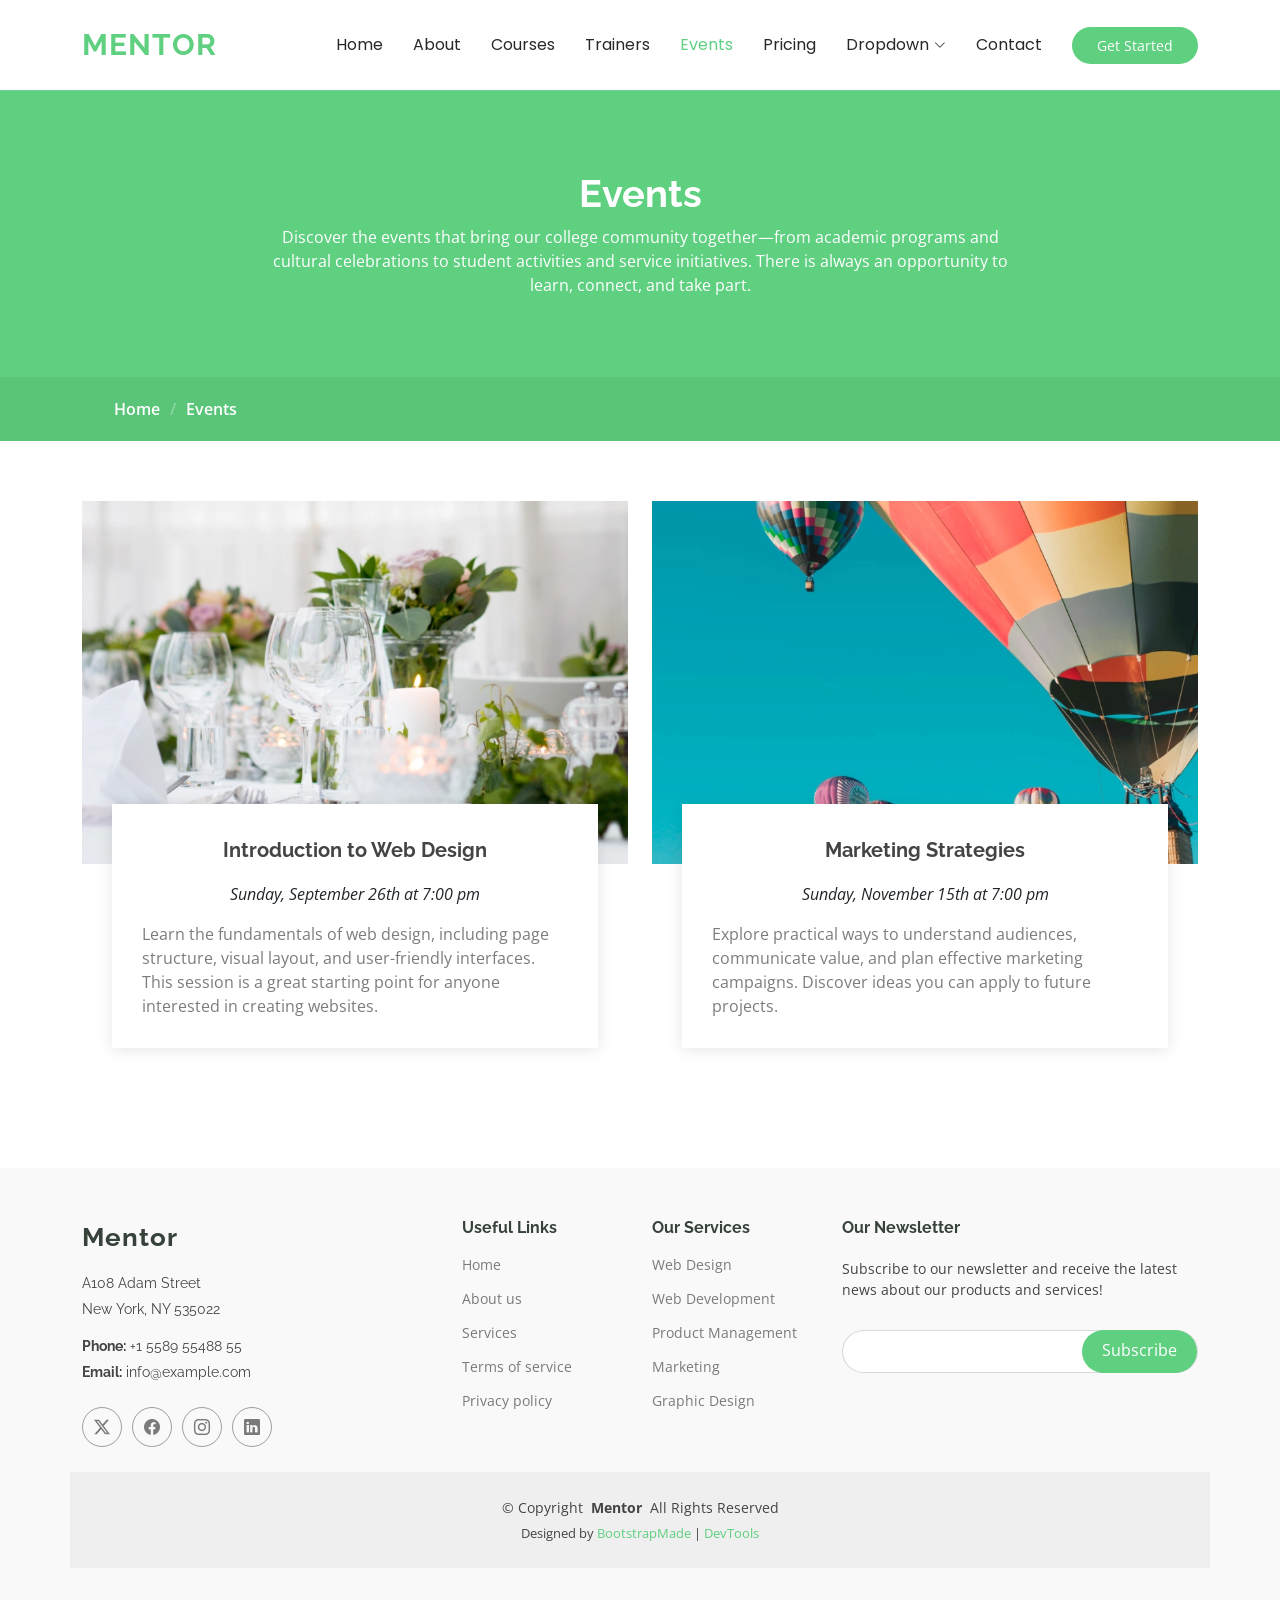
<file: events.html>
<!DOCTYPE html>
<html lang="en">

<head>
  <meta charset="utf-8">
  <meta content="width=device-width, initial-scale=1.0" name="viewport">
  <title>Events - Mentor Bootstrap Template</title>
  <meta name="description" content="">
  <meta name="keywords" content="">

  <!-- Favicons -->
  <link href="assets/img/favicon.png" rel="icon">
  <link href="assets/img/apple-touch-icon.png" rel="apple-touch-icon">

  <!-- Fonts -->
  <link href="https://fonts.googleapis.com" rel="preconnect">
  <link href="https://fonts.gstatic.com" rel="preconnect" crossorigin>
  <link href="https://fonts.googleapis.com/css2?family=Open+Sans:ital,wght@0,300;0,400;0,500;0,600;0,700;0,800;1,300;1,400;1,500;1,600;1,700;1,800&family=Poppins:ital,wght@0,100;0,200;0,300;0,400;0,500;0,600;0,700;0,800;0,900;1,100;1,200;1,300;1,400;1,500;1,600;1,700;1,800;1,900&family=Raleway:ital,wght@0,100;0,200;0,300;0,400;0,500;0,600;0,700;0,800;0,900;1,100;1,200;1,300;1,400;1,500;1,600;1,700;1,800;1,900&display=swap" rel="stylesheet">

  <!-- Vendor CSS Files -->
  <link href="assets/vendor/bootstrap/css/bootstrap.min.css" rel="stylesheet">
  <link href="assets/vendor/bootstrap-icons/bootstrap-icons.css" rel="stylesheet">
  <link href="assets/vendor/aos/aos.css" rel="stylesheet">
  <link href="assets/vendor/glightbox/css/glightbox.min.css" rel="stylesheet">
  <link href="assets/vendor/swiper/swiper-bundle.min.css" rel="stylesheet">

  <!-- Main CSS File -->
  <link href="assets/css/main.css" rel="stylesheet">

  <!-- =======================================================
  * Template Name: Mentor
  * Template URL: https://bootstrapmade.com/mentor-free-education-bootstrap-theme/
  * Updated: Jul 07 2025 with Bootstrap v5.3.7
  * Author: BootstrapMade.com
  * License: https://bootstrapmade.com/license/
  ======================================================== -->
</head>

<body class="events-page">

  <header id="header" class="header d-flex align-items-center sticky-top">
    <div class="container-fluid container-xl position-relative d-flex align-items-center">

      <a href="index.html" class="logo d-flex align-items-center me-auto">
        <!-- Uncomment the line below if you also wish to use an image logo -->
        <!-- <img src="assets/img/logo.webp" alt=""> -->
        <h1 class="sitename">Mentor</h1>
      </a>

      <nav id="navmenu" class="navmenu">
        <ul>
          <li><a href="index.html">Home<br></a></li>
          <li><a href="about.html">About</a></li>
          <li><a href="courses.html">Courses</a></li>
          <li><a href="trainers.html">Trainers</a></li>
          <li><a href="events.html" class="active">Events</a></li>
          <li><a href="pricing.html">Pricing</a></li>
          <li class="dropdown"><a href="#"><span>Dropdown</span> <i class="bi bi-chevron-down toggle-dropdown"></i></a>
            <ul>
              <li><a href="#">Dropdown 1</a></li>
              <li class="dropdown"><a href="#"><span>Deep Dropdown</span> <i class="bi bi-chevron-down toggle-dropdown"></i></a>
                <ul>
                  <li><a href="#">Deep Dropdown 1</a></li>
                  <li><a href="#">Deep Dropdown 2</a></li>
                  <li><a href="#">Deep Dropdown 3</a></li>
                  <li><a href="#">Deep Dropdown 4</a></li>
                  <li><a href="#">Deep Dropdown 5</a></li>
                </ul>
              </li>
              <li><a href="#">Dropdown 2</a></li>
              <li><a href="#">Dropdown 3</a></li>
              <li><a href="#">Dropdown 4</a></li>
            </ul>
          </li>
          <li><a href="contact.html">Contact</a></li>
        </ul>
        <i class="mobile-nav-toggle d-xl-none bi bi-list"></i>
      </nav>

      <a class="btn-getstarted" href="courses.html">Get Started</a>

    </div>
  </header>

  <main class="main">

    <!-- Page Title -->
    <div class="page-title" data-aos="fade">
      <div class="heading">
        <div class="container">
          <div class="row d-flex justify-content-center text-center">
            <div class="col-lg-8">
              <h1>Events</h1>
              <p class="mb-0">Discover the events that bring our college community together—from academic programs and cultural celebrations to student activities and service initiatives. There is always an opportunity to learn, connect, and take part.</p>
            </div>
          </div>
        </div>
      </div>
      <nav class="breadcrumbs">
        <div class="container">
          <ol>
            <li><a href="index.html">Home</a></li>
            <li class="current">Events</li>
          </ol>
        </div>
      </nav>
    </div><!-- End Page Title -->

    <!-- Events Section -->
    <section id="events" class="events section">

      <div class="container" data-aos="fade-up">

        <div class="row">
          <div class="col-md-6 d-flex align-items-stretch">
            <div class="card">
              <div class="card-img">
                <img src="assets/img/event/event-item-1.webp" alt="...">
              </div>
              <div class="card-body">
                <h5 class="card-title"><a href="">Introduction to Web Design</a></h5>
                <p class="fst-italic text-center">Sunday, September 26th at 7:00 pm</p>
                <p class="card-text">Learn the fundamentals of web design, including page structure, visual layout, and user-friendly interfaces. This session is a great starting point for anyone interested in creating websites.</p>
              </div>
            </div>
          </div>
          <div class="col-md-6 d-flex align-items-stretch">
            <div class="card">
              <div class="card-img">
                <img src="assets/img/event/event-item-2.webp" alt="...">
              </div>
              <div class="card-body">
                <h5 class="card-title"><a href="">Marketing Strategies</a></h5>
                <p class="fst-italic text-center">Sunday, November 15th at 7:00 pm</p>
                <p class="card-text">Explore practical ways to understand audiences, communicate value, and plan effective marketing campaigns. Discover ideas you can apply to future projects.</p>
              </div>
            </div>

          </div>
        </div>

      </div>

    </section><!-- /Events Section -->

  </main>

  <footer id="footer" class="footer position-relative light-background">

    <div class="container footer-top">
      <div class="row gy-4">
        <div class="col-lg-4 col-md-6 footer-about">
          <a href="index.html" class="logo d-flex align-items-center">
            <span class="sitename">Mentor</span>
          </a>
          <div class="footer-contact pt-3">
            <p>A108 Adam Street</p>
            <p>New York, NY 535022</p>
            <p class="mt-3"><strong>Phone:</strong> <span>+1 5589 55488 55</span></p>
            <p><strong>Email:</strong> <span>info@example.com</span></p>
          </div>
          <div class="social-links d-flex mt-4">
            <a href=""><i class="bi bi-twitter-x"></i></a>
            <a href=""><i class="bi bi-facebook"></i></a>
            <a href=""><i class="bi bi-instagram"></i></a>
            <a href=""><i class="bi bi-linkedin"></i></a>
          </div>
        </div>

        <div class="col-lg-2 col-md-3 footer-links">
          <h4>Useful Links</h4>
          <ul>
            <li><a href="#">Home</a></li>
            <li><a href="#">About us</a></li>
            <li><a href="#">Services</a></li>
            <li><a href="#">Terms of service</a></li>
            <li><a href="#">Privacy policy</a></li>
          </ul>
        </div>

        <div class="col-lg-2 col-md-3 footer-links">
          <h4>Our Services</h4>
          <ul>
            <li><a href="#">Web Design</a></li>
            <li><a href="#">Web Development</a></li>
            <li><a href="#">Product Management</a></li>
            <li><a href="#">Marketing</a></li>
            <li><a href="#">Graphic Design</a></li>
          </ul>
        </div>

        <div class="col-lg-4 col-md-12 footer-newsletter">
          <h4>Our Newsletter</h4>
          <p>Subscribe to our newsletter and receive the latest news about our products and services!</p>
          <form action="#" method="post" class="email-form">
            <div class="newsletter-form"><input type="email" name="email"><input type="submit" value="Subscribe"></div>
            <div class="loading">Loading</div>
            <div class="error-message"></div>
            <div class="sent-message">Your subscription request has been sent. Thank you!</div>
          </form>
        </div>

      </div>
    </div>

    <div class="container copyright text-center mt-4">
      <p>© <span>Copyright</span> <strong class="px-1 sitename">Mentor</strong> <span>All Rights Reserved</span></p>
      <div class="credits">
        <!-- All the links in the footer should remain intact. -->
        <!-- You can delete the links only if you've purchased the pro version. -->
        <!-- Licensing information: https://bootstrapmade.com/license/ -->
        Designed by <a href="https://bootstrapmade.com/">BootstrapMade</a> | <a href="https://bootstrapmade.com/tools/">DevTools</a>
      </div>
    </div>

  </footer>

  <!-- Scroll Top -->
  <a href="#" id="scroll-top" class="scroll-top d-flex align-items-center justify-content-center"><i class="bi bi-arrow-up-short"></i></a>

  <!-- Preloader -->
  <div id="preloader"></div>

  <!-- Vendor JS Files -->
  <script src="assets/vendor/bootstrap/js/bootstrap.bundle.min.js"></script>
  <script src="assets/vendor/aos/aos.js"></script>
  <script src="assets/vendor/glightbox/js/glightbox.min.js"></script>
  <script src="assets/vendor/purecounter/purecounter_vanilla.js"></script>
  <script src="assets/vendor/swiper/swiper-bundle.min.js"></script>

  <!-- Main JS File -->
  <script src="assets/js/main.js"></script>

</body>

</html>
</file>
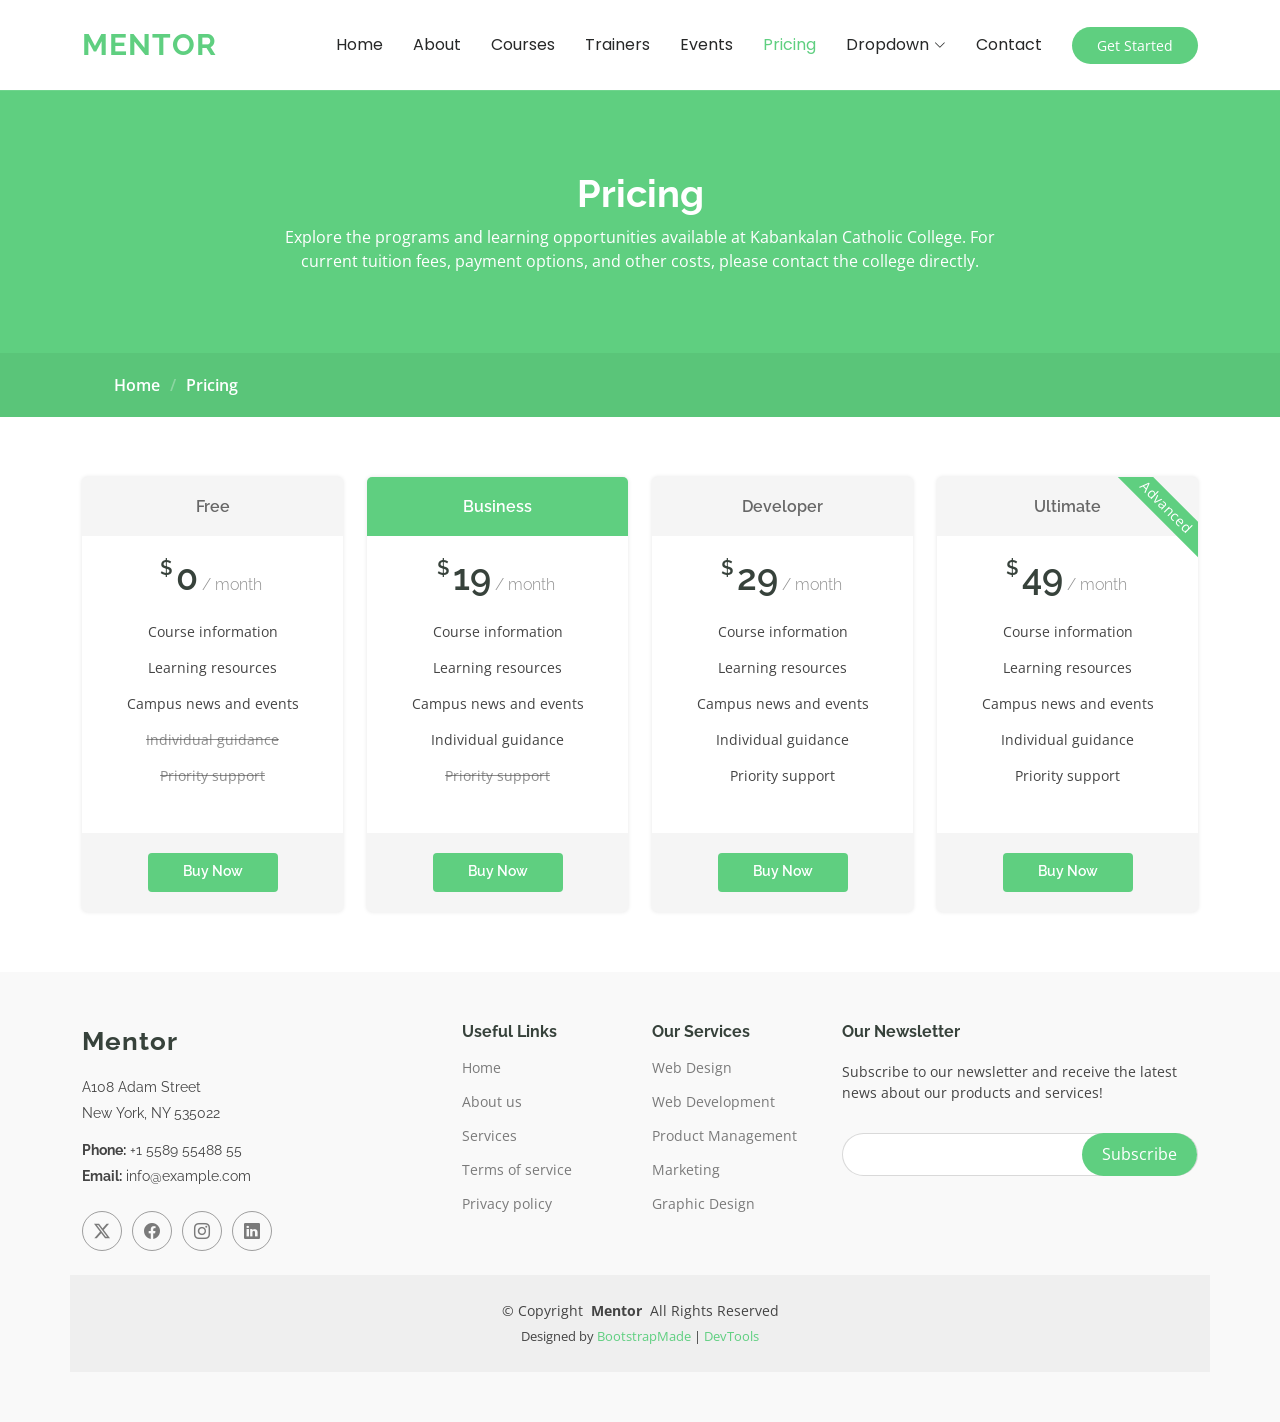
<file: pricing.html>
<!DOCTYPE html>
<html lang="en">

<head>
  <meta charset="utf-8">
  <meta content="width=device-width, initial-scale=1.0" name="viewport">
  <title>Pricing - Mentor Bootstrap Template</title>
  <meta name="description" content="">
  <meta name="keywords" content="">

  <!-- Favicons -->
  <link href="assets/img/favicon.png" rel="icon">
  <link href="assets/img/apple-touch-icon.png" rel="apple-touch-icon">

  <!-- Fonts -->
  <link href="https://fonts.googleapis.com" rel="preconnect">
  <link href="https://fonts.gstatic.com" rel="preconnect" crossorigin>
  <link href="https://fonts.googleapis.com/css2?family=Open+Sans:ital,wght@0,300;0,400;0,500;0,600;0,700;0,800;1,300;1,400;1,500;1,600;1,700;1,800&family=Poppins:ital,wght@0,100;0,200;0,300;0,400;0,500;0,600;0,700;0,800;0,900;1,100;1,200;1,300;1,400;1,500;1,600;1,700;1,800;1,900&family=Raleway:ital,wght@0,100;0,200;0,300;0,400;0,500;0,600;0,700;0,800;0,900;1,100;1,200;1,300;1,400;1,500;1,600;1,700;1,800;1,900&display=swap" rel="stylesheet">

  <!-- Vendor CSS Files -->
  <link href="assets/vendor/bootstrap/css/bootstrap.min.css" rel="stylesheet">
  <link href="assets/vendor/bootstrap-icons/bootstrap-icons.css" rel="stylesheet">
  <link href="assets/vendor/aos/aos.css" rel="stylesheet">
  <link href="assets/vendor/glightbox/css/glightbox.min.css" rel="stylesheet">
  <link href="assets/vendor/swiper/swiper-bundle.min.css" rel="stylesheet">

  <!-- Main CSS File -->
  <link href="assets/css/main.css" rel="stylesheet">

  <!-- =======================================================
  * Template Name: Mentor
  * Template URL: https://bootstrapmade.com/mentor-free-education-bootstrap-theme/
  * Updated: Jul 07 2025 with Bootstrap v5.3.7
  * Author: BootstrapMade.com
  * License: https://bootstrapmade.com/license/
  ======================================================== -->
</head>

<body class="pricing-page">

  <header id="header" class="header d-flex align-items-center sticky-top">
    <div class="container-fluid container-xl position-relative d-flex align-items-center">

      <a href="index.html" class="logo d-flex align-items-center me-auto">
        <!-- Uncomment the line below if you also wish to use an image logo -->
        <!-- <img src="assets/img/logo.webp" alt=""> -->
        <h1 class="sitename">Mentor</h1>
      </a>

      <nav id="navmenu" class="navmenu">
        <ul>
          <li><a href="index.html">Home<br></a></li>
          <li><a href="about.html">About</a></li>
          <li><a href="courses.html">Courses</a></li>
          <li><a href="trainers.html">Trainers</a></li>
          <li><a href="events.html">Events</a></li>
          <li><a href="pricing.html" class="active">Pricing</a></li>
          <li class="dropdown"><a href="#"><span>Dropdown</span> <i class="bi bi-chevron-down toggle-dropdown"></i></a>
            <ul>
              <li><a href="#">Dropdown 1</a></li>
              <li class="dropdown"><a href="#"><span>Deep Dropdown</span> <i class="bi bi-chevron-down toggle-dropdown"></i></a>
                <ul>
                  <li><a href="#">Deep Dropdown 1</a></li>
                  <li><a href="#">Deep Dropdown 2</a></li>
                  <li><a href="#">Deep Dropdown 3</a></li>
                  <li><a href="#">Deep Dropdown 4</a></li>
                  <li><a href="#">Deep Dropdown 5</a></li>
                </ul>
              </li>
              <li><a href="#">Dropdown 2</a></li>
              <li><a href="#">Dropdown 3</a></li>
              <li><a href="#">Dropdown 4</a></li>
            </ul>
          </li>
          <li><a href="contact.html">Contact</a></li>
        </ul>
        <i class="mobile-nav-toggle d-xl-none bi bi-list"></i>
      </nav>

      <a class="btn-getstarted" href="courses.html">Get Started</a>

    </div>
  </header>

  <main class="main">

    <!-- Page Title -->
    <div class="page-title" data-aos="fade">
      <div class="heading">
        <div class="container">
          <div class="row d-flex justify-content-center text-center">
            <div class="col-lg-8">
              <h1>Pricing</h1>
              <p class="mb-0">Explore the programs and learning opportunities available at Kabankalan Catholic College. For current tuition fees, payment options, and other costs, please contact the college directly.</p>
            </div>
          </div>
        </div>
      </div>
      <nav class="breadcrumbs">
        <div class="container">
          <ol>
            <li><a href="index.html">Home</a></li>
            <li class="current">Pricing</li>
          </ol>
        </div>
      </nav>
    </div><!-- End Page Title -->

    <!-- Pricing Section -->
    <section id="pricing" class="pricing section">

      <div class="container">

        <div class="row gy-3">

          <div class="col-xl-3 col-lg-6" data-aos="fade-up" data-aos-delay="100">
            <div class="pricing-item">
              <h3>Free</h3>
              <h4><sup>$</sup>0<span> / month</span></h4>
              <ul>
                <li>Course information</li>
                <li>Learning resources</li>
                <li>Campus news and events</li>
                <li class="na">Individual guidance</li>
                <li class="na">Priority support</li>
              </ul>
              <div class="btn-wrap">
                <a href="#" class="btn-buy">Buy Now</a>
              </div>
            </div>
          </div><!-- End Pricing Item -->

          <div class="col-xl-3 col-lg-6" data-aos="fade-up" data-aos-delay="200">
            <div class="pricing-item featured">
              <h3>Business</h3>
              <h4><sup>$</sup>19<span> / month</span></h4>
              <ul>
                <li>Course information</li>
                <li>Learning resources</li>
                <li>Campus news and events</li>
                <li>Individual guidance</li>
                <li class="na">Priority support</li>
              </ul>
              <div class="btn-wrap">
                <a href="#" class="btn-buy">Buy Now</a>
              </div>
            </div>
          </div><!-- End Pricing Item -->

          <div class="col-xl-3 col-lg-6" data-aos="fade-up" data-aos-delay="400">
            <div class="pricing-item">
              <h3>Developer</h3>
              <h4><sup>$</sup>29<span> / month</span></h4>
              <ul>
                <li>Course information</li>
                <li>Learning resources</li>
                <li>Campus news and events</li>
                <li>Individual guidance</li>
                <li>Priority support</li>
              </ul>
              <div class="btn-wrap">
                <a href="#" class="btn-buy">Buy Now</a>
              </div>
            </div>
          </div><!-- End Pricing Item -->

          <div class="col-xl-3 col-lg-6" data-aos="fade-up" data-aos-delay="400">
            <div class="pricing-item">
              <span class="advanced">Advanced</span>
              <h3>Ultimate</h3>
              <h4><sup>$</sup>49<span> / month</span></h4>
              <ul>
                <li>Course information</li>
                <li>Learning resources</li>
                <li>Campus news and events</li>
                <li>Individual guidance</li>
                <li>Priority support</li>
              </ul>
              <div class="btn-wrap">
                <a href="#" class="btn-buy">Buy Now</a>
              </div>
            </div>
          </div><!-- End Pricing Item -->

        </div>

      </div>

    </section><!-- /Pricing Section -->

  </main>

  <footer id="footer" class="footer position-relative light-background">

    <div class="container footer-top">
      <div class="row gy-4">
        <div class="col-lg-4 col-md-6 footer-about">
          <a href="index.html" class="logo d-flex align-items-center">
            <span class="sitename">Mentor</span>
          </a>
          <div class="footer-contact pt-3">
            <p>A108 Adam Street</p>
            <p>New York, NY 535022</p>
            <p class="mt-3"><strong>Phone:</strong> <span>+1 5589 55488 55</span></p>
            <p><strong>Email:</strong> <span>info@example.com</span></p>
          </div>
          <div class="social-links d-flex mt-4">
            <a href=""><i class="bi bi-twitter-x"></i></a>
            <a href=""><i class="bi bi-facebook"></i></a>
            <a href=""><i class="bi bi-instagram"></i></a>
            <a href=""><i class="bi bi-linkedin"></i></a>
          </div>
        </div>

        <div class="col-lg-2 col-md-3 footer-links">
          <h4>Useful Links</h4>
          <ul>
            <li><a href="#">Home</a></li>
            <li><a href="#">About us</a></li>
            <li><a href="#">Services</a></li>
            <li><a href="#">Terms of service</a></li>
            <li><a href="#">Privacy policy</a></li>
          </ul>
        </div>

        <div class="col-lg-2 col-md-3 footer-links">
          <h4>Our Services</h4>
          <ul>
            <li><a href="#">Web Design</a></li>
            <li><a href="#">Web Development</a></li>
            <li><a href="#">Product Management</a></li>
            <li><a href="#">Marketing</a></li>
            <li><a href="#">Graphic Design</a></li>
          </ul>
        </div>

        <div class="col-lg-4 col-md-12 footer-newsletter">
          <h4>Our Newsletter</h4>
          <p>Subscribe to our newsletter and receive the latest news about our products and services!</p>
          <form action="#" method="post" class="email-form">
            <div class="newsletter-form"><input type="email" name="email"><input type="submit" value="Subscribe"></div>
            <div class="loading">Loading</div>
            <div class="error-message"></div>
            <div class="sent-message">Your subscription request has been sent. Thank you!</div>
          </form>
        </div>

      </div>
    </div>

    <div class="container copyright text-center mt-4">
      <p>© <span>Copyright</span> <strong class="px-1 sitename">Mentor</strong> <span>All Rights Reserved</span></p>
      <div class="credits">
        <!-- All the links in the footer should remain intact. -->
        <!-- You can delete the links only if you've purchased the pro version. -->
        <!-- Licensing information: https://bootstrapmade.com/license/ -->
        Designed by <a href="https://bootstrapmade.com/">BootstrapMade</a> | <a href="https://bootstrapmade.com/tools/">DevTools</a>
      </div>
    </div>

  </footer>

  <!-- Scroll Top -->
  <a href="#" id="scroll-top" class="scroll-top d-flex align-items-center justify-content-center"><i class="bi bi-arrow-up-short"></i></a>

  <!-- Preloader -->
  <div id="preloader"></div>

  <!-- Vendor JS Files -->
  <script src="assets/vendor/bootstrap/js/bootstrap.bundle.min.js"></script>
  <script src="assets/vendor/aos/aos.js"></script>
  <script src="assets/vendor/glightbox/js/glightbox.min.js"></script>
  <script src="assets/vendor/purecounter/purecounter_vanilla.js"></script>
  <script src="assets/vendor/swiper/swiper-bundle.min.js"></script>

  <!-- Main JS File -->
  <script src="assets/js/main.js"></script>

</body>

</html>
</file>
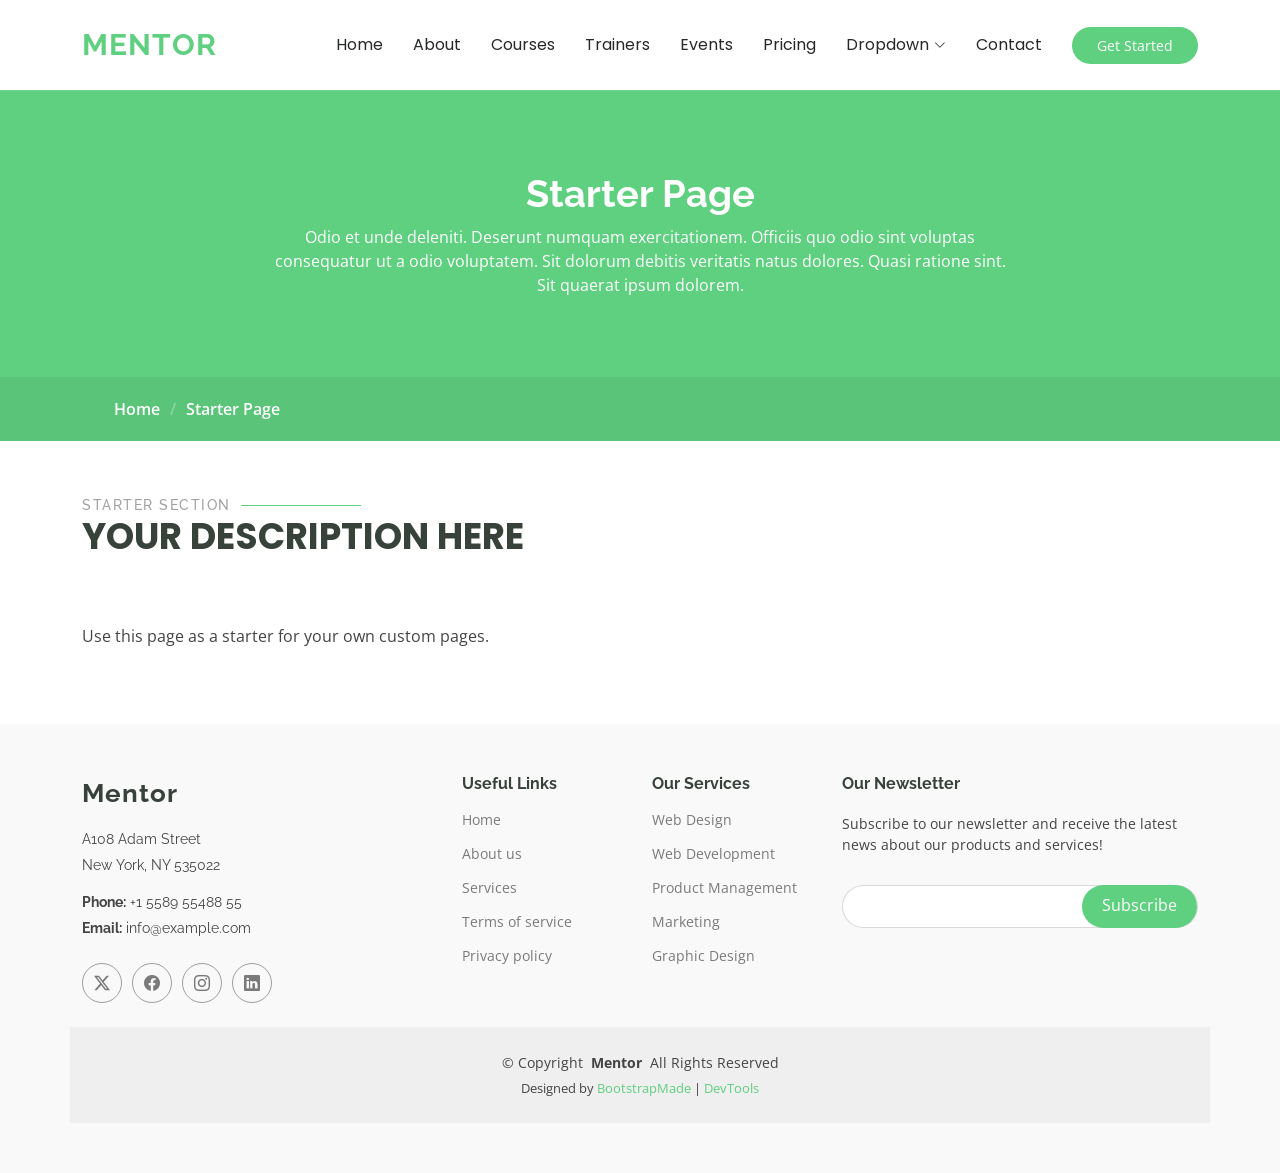
<file: starter-page.html>
<!DOCTYPE html>
<html lang="en">

<head>
  <meta charset="utf-8">
  <meta content="width=device-width, initial-scale=1.0" name="viewport">
  <title>Starter Page - Mentor Bootstrap Template</title>
  <meta name="description" content="">
  <meta name="keywords" content="">

  <!-- Favicons -->
  <link href="assets/img/favicon.png" rel="icon">
  <link href="assets/img/apple-touch-icon.png" rel="apple-touch-icon">

  <!-- Fonts -->
  <link href="https://fonts.googleapis.com" rel="preconnect">
  <link href="https://fonts.gstatic.com" rel="preconnect" crossorigin>
  <link href="https://fonts.googleapis.com/css2?family=Open+Sans:ital,wght@0,300;0,400;0,500;0,600;0,700;0,800;1,300;1,400;1,500;1,600;1,700;1,800&family=Poppins:ital,wght@0,100;0,200;0,300;0,400;0,500;0,600;0,700;0,800;0,900;1,100;1,200;1,300;1,400;1,500;1,600;1,700;1,800;1,900&family=Raleway:ital,wght@0,100;0,200;0,300;0,400;0,500;0,600;0,700;0,800;0,900;1,100;1,200;1,300;1,400;1,500;1,600;1,700;1,800;1,900&display=swap" rel="stylesheet">

  <!-- Vendor CSS Files -->
  <link href="assets/vendor/bootstrap/css/bootstrap.min.css" rel="stylesheet">
  <link href="assets/vendor/bootstrap-icons/bootstrap-icons.css" rel="stylesheet">
  <link href="assets/vendor/aos/aos.css" rel="stylesheet">
  <link href="assets/vendor/glightbox/css/glightbox.min.css" rel="stylesheet">
  <link href="assets/vendor/swiper/swiper-bundle.min.css" rel="stylesheet">

  <!-- Main CSS File -->
  <link href="assets/css/main.css" rel="stylesheet">

  <!-- =======================================================
  * Template Name: Mentor
  * Template URL: https://bootstrapmade.com/mentor-free-education-bootstrap-theme/
  * Updated: Jul 07 2025 with Bootstrap v5.3.7
  * Author: BootstrapMade.com
  * License: https://bootstrapmade.com/license/
  ======================================================== -->
</head>

<body class="starter-page-page">

  <header id="header" class="header d-flex align-items-center sticky-top">
    <div class="container-fluid container-xl position-relative d-flex align-items-center">

      <a href="index.html" class="logo d-flex align-items-center me-auto">
        <!-- Uncomment the line below if you also wish to use an image logo -->
        <!-- <img src="assets/img/logo.webp" alt=""> -->
        <h1 class="sitename">Mentor</h1>
      </a>

      <nav id="navmenu" class="navmenu">
        <ul>
          <li><a href="index.html">Home<br></a></li>
          <li><a href="about.html">About</a></li>
          <li><a href="courses.html">Courses</a></li>
          <li><a href="trainers.html">Trainers</a></li>
          <li><a href="events.html">Events</a></li>
          <li><a href="pricing.html">Pricing</a></li>
          <li class="dropdown"><a href="#"><span>Dropdown</span> <i class="bi bi-chevron-down toggle-dropdown"></i></a>
            <ul>
              <li><a href="#">Dropdown 1</a></li>
              <li class="dropdown"><a href="#"><span>Deep Dropdown</span> <i class="bi bi-chevron-down toggle-dropdown"></i></a>
                <ul>
                  <li><a href="#">Deep Dropdown 1</a></li>
                  <li><a href="#">Deep Dropdown 2</a></li>
                  <li><a href="#">Deep Dropdown 3</a></li>
                  <li><a href="#">Deep Dropdown 4</a></li>
                  <li><a href="#">Deep Dropdown 5</a></li>
                </ul>
              </li>
              <li><a href="#">Dropdown 2</a></li>
              <li><a href="#">Dropdown 3</a></li>
              <li><a href="#">Dropdown 4</a></li>
            </ul>
          </li>
          <li><a href="contact.html">Contact</a></li>
        </ul>
        <i class="mobile-nav-toggle d-xl-none bi bi-list"></i>
      </nav>

      <a class="btn-getstarted" href="courses.html">Get Started</a>

    </div>
  </header>

  <main class="main">

    <!-- Page Title -->
    <div class="page-title" data-aos="fade">
      <div class="heading">
        <div class="container">
          <div class="row d-flex justify-content-center text-center">
            <div class="col-lg-8">
              <h1>Starter Page</h1>
              <p class="mb-0">Odio et unde deleniti. Deserunt numquam exercitationem. Officiis quo odio sint voluptas consequatur ut a odio voluptatem. Sit dolorum debitis veritatis natus dolores. Quasi ratione sint. Sit quaerat ipsum dolorem.</p>
            </div>
          </div>
        </div>
      </div>
      <nav class="breadcrumbs">
        <div class="container">
          <ol>
            <li><a href="index.html">Home</a></li>
            <li class="current">Starter Page</li>
          </ol>
        </div>
      </nav>
    </div><!-- End Page Title -->

    <!-- Starter Section Section -->
    <section id="starter-section" class="starter-section section">

      <!-- Section Title -->
      <div class="container section-title" data-aos="fade-up">
        <h2>Starter Section</h2>
        <p>Your Description Here<br></p>
      </div><!-- End Section Title -->

      <div class="container" data-aos="fade-up">
        <p>Use this page as a starter for your own custom pages.</p>
      </div>

    </section><!-- /Starter Section Section -->

  </main>

  <footer id="footer" class="footer position-relative light-background">

    <div class="container footer-top">
      <div class="row gy-4">
        <div class="col-lg-4 col-md-6 footer-about">
          <a href="index.html" class="logo d-flex align-items-center">
            <span class="sitename">Mentor</span>
          </a>
          <div class="footer-contact pt-3">
            <p>A108 Adam Street</p>
            <p>New York, NY 535022</p>
            <p class="mt-3"><strong>Phone:</strong> <span>+1 5589 55488 55</span></p>
            <p><strong>Email:</strong> <span>info@example.com</span></p>
          </div>
          <div class="social-links d-flex mt-4">
            <a href=""><i class="bi bi-twitter-x"></i></a>
            <a href=""><i class="bi bi-facebook"></i></a>
            <a href=""><i class="bi bi-instagram"></i></a>
            <a href=""><i class="bi bi-linkedin"></i></a>
          </div>
        </div>

        <div class="col-lg-2 col-md-3 footer-links">
          <h4>Useful Links</h4>
          <ul>
            <li><a href="#">Home</a></li>
            <li><a href="#">About us</a></li>
            <li><a href="#">Services</a></li>
            <li><a href="#">Terms of service</a></li>
            <li><a href="#">Privacy policy</a></li>
          </ul>
        </div>

        <div class="col-lg-2 col-md-3 footer-links">
          <h4>Our Services</h4>
          <ul>
            <li><a href="#">Web Design</a></li>
            <li><a href="#">Web Development</a></li>
            <li><a href="#">Product Management</a></li>
            <li><a href="#">Marketing</a></li>
            <li><a href="#">Graphic Design</a></li>
          </ul>
        </div>

        <div class="col-lg-4 col-md-12 footer-newsletter">
          <h4>Our Newsletter</h4>
          <p>Subscribe to our newsletter and receive the latest news about our products and services!</p>
          <form action="#" method="post" class="email-form">
            <div class="newsletter-form"><input type="email" name="email"><input type="submit" value="Subscribe"></div>
            <div class="loading">Loading</div>
            <div class="error-message"></div>
            <div class="sent-message">Your subscription request has been sent. Thank you!</div>
          </form>
        </div>

      </div>
    </div>

    <div class="container copyright text-center mt-4">
      <p>© <span>Copyright</span> <strong class="px-1 sitename">Mentor</strong> <span>All Rights Reserved</span></p>
      <div class="credits">
        <!-- All the links in the footer should remain intact. -->
        <!-- You can delete the links only if you've purchased the pro version. -->
        <!-- Licensing information: https://bootstrapmade.com/license/ -->
        Designed by <a href="https://bootstrapmade.com/">BootstrapMade</a> | <a href="https://bootstrapmade.com/tools/">DevTools</a>
      </div>
    </div>

  </footer>

  <!-- Scroll Top -->
  <a href="#" id="scroll-top" class="scroll-top d-flex align-items-center justify-content-center"><i class="bi bi-arrow-up-short"></i></a>

  <!-- Preloader -->
  <div id="preloader"></div>

  <!-- Vendor JS Files -->
  <script src="assets/vendor/bootstrap/js/bootstrap.bundle.min.js"></script>
  <script src="assets/vendor/aos/aos.js"></script>
  <script src="assets/vendor/glightbox/js/glightbox.min.js"></script>
  <script src="assets/vendor/purecounter/purecounter_vanilla.js"></script>
  <script src="assets/vendor/swiper/swiper-bundle.min.js"></script>

  <!-- Main JS File -->
  <script src="assets/js/main.js"></script>

</body>

</html>
</file>
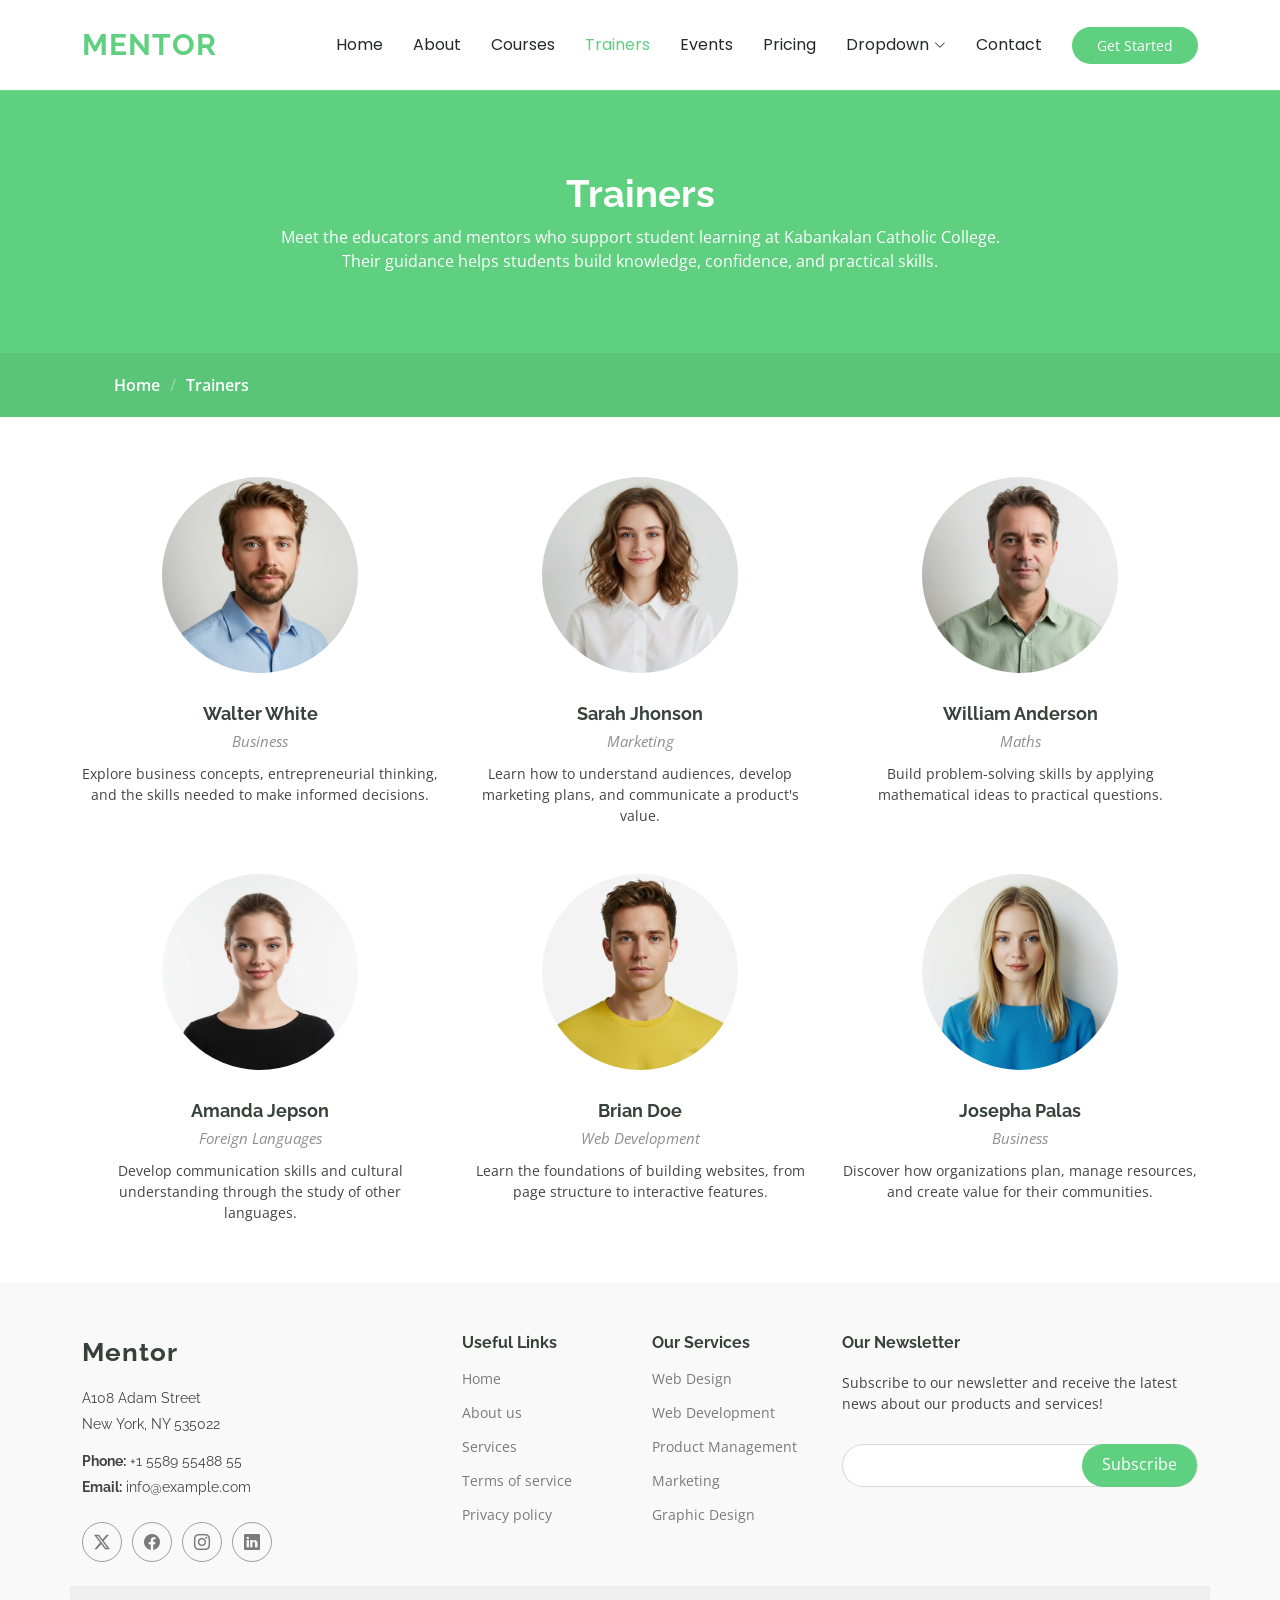
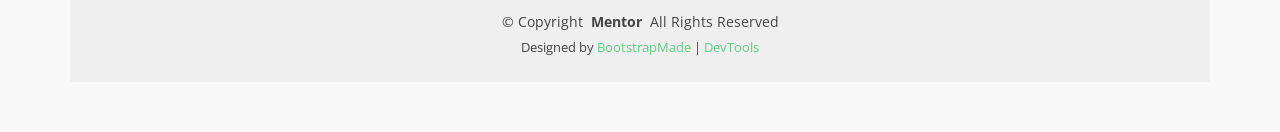
<file: trainers.html>
<!DOCTYPE html>
<html lang="en">

<head>
  <meta charset="utf-8">
  <meta content="width=device-width, initial-scale=1.0" name="viewport">
  <title>Trainers - Mentor Bootstrap Template</title>
  <meta name="description" content="">
  <meta name="keywords" content="">

  <!-- Favicons -->
  <link href="assets/img/favicon.png" rel="icon">
  <link href="assets/img/apple-touch-icon.png" rel="apple-touch-icon">

  <!-- Fonts -->
  <link href="https://fonts.googleapis.com" rel="preconnect">
  <link href="https://fonts.gstatic.com" rel="preconnect" crossorigin>
  <link href="https://fonts.googleapis.com/css2?family=Open+Sans:ital,wght@0,300;0,400;0,500;0,600;0,700;0,800;1,300;1,400;1,500;1,600;1,700;1,800&family=Poppins:ital,wght@0,100;0,200;0,300;0,400;0,500;0,600;0,700;0,800;0,900;1,100;1,200;1,300;1,400;1,500;1,600;1,700;1,800;1,900&family=Raleway:ital,wght@0,100;0,200;0,300;0,400;0,500;0,600;0,700;0,800;0,900;1,100;1,200;1,300;1,400;1,500;1,600;1,700;1,800;1,900&display=swap" rel="stylesheet">

  <!-- Vendor CSS Files -->
  <link href="assets/vendor/bootstrap/css/bootstrap.min.css" rel="stylesheet">
  <link href="assets/vendor/bootstrap-icons/bootstrap-icons.css" rel="stylesheet">
  <link href="assets/vendor/aos/aos.css" rel="stylesheet">
  <link href="assets/vendor/glightbox/css/glightbox.min.css" rel="stylesheet">
  <link href="assets/vendor/swiper/swiper-bundle.min.css" rel="stylesheet">

  <!-- Main CSS File -->
  <link href="assets/css/main.css" rel="stylesheet">

  <!-- =======================================================
  * Template Name: Mentor
  * Template URL: https://bootstrapmade.com/mentor-free-education-bootstrap-theme/
  * Updated: Jul 07 2025 with Bootstrap v5.3.7
  * Author: BootstrapMade.com
  * License: https://bootstrapmade.com/license/
  ======================================================== -->
</head>

<body class="trainers-page">

  <header id="header" class="header d-flex align-items-center sticky-top">
    <div class="container-fluid container-xl position-relative d-flex align-items-center">

      <a href="index.html" class="logo d-flex align-items-center me-auto">
        <!-- Uncomment the line below if you also wish to use an image logo -->
        <!-- <img src="assets/img/logo.webp" alt=""> -->
        <h1 class="sitename">Mentor</h1>
      </a>

      <nav id="navmenu" class="navmenu">
        <ul>
          <li><a href="index.html">Home<br></a></li>
          <li><a href="about.html">About</a></li>
          <li><a href="courses.html">Courses</a></li>
          <li><a href="trainers.html" class="active">Trainers</a></li>
          <li><a href="events.html">Events</a></li>
          <li><a href="pricing.html">Pricing</a></li>
          <li class="dropdown"><a href="#"><span>Dropdown</span> <i class="bi bi-chevron-down toggle-dropdown"></i></a>
            <ul>
              <li><a href="#">Dropdown 1</a></li>
              <li class="dropdown"><a href="#"><span>Deep Dropdown</span> <i class="bi bi-chevron-down toggle-dropdown"></i></a>
                <ul>
                  <li><a href="#">Deep Dropdown 1</a></li>
                  <li><a href="#">Deep Dropdown 2</a></li>
                  <li><a href="#">Deep Dropdown 3</a></li>
                  <li><a href="#">Deep Dropdown 4</a></li>
                  <li><a href="#">Deep Dropdown 5</a></li>
                </ul>
              </li>
              <li><a href="#">Dropdown 2</a></li>
              <li><a href="#">Dropdown 3</a></li>
              <li><a href="#">Dropdown 4</a></li>
            </ul>
          </li>
          <li><a href="contact.html">Contact</a></li>
        </ul>
        <i class="mobile-nav-toggle d-xl-none bi bi-list"></i>
      </nav>

      <a class="btn-getstarted" href="courses.html">Get Started</a>

    </div>
  </header>

  <main class="main">

    <!-- Page Title -->
    <div class="page-title" data-aos="fade">
      <div class="heading">
        <div class="container">
          <div class="row d-flex justify-content-center text-center">
            <div class="col-lg-8">
              <h1>Trainers</h1>
              <p class="mb-0">Meet the educators and mentors who support student learning at Kabankalan Catholic College. Their guidance helps students build knowledge, confidence, and practical skills.</p>
            </div>
          </div>
        </div>
      </div>
      <nav class="breadcrumbs">
        <div class="container">
          <ol>
            <li><a href="index.html">Home</a></li>
            <li class="current">Trainers</li>
          </ol>
        </div>
      </nav>
    </div><!-- End Page Title -->

    <!-- Trainers Section -->
    <section id="trainers" class="section trainers">

      <div class="container">

        <div class="row gy-5">

          <div class="col-lg-4 col-md-6 member" data-aos="fade-up" data-aos-delay="100">
            <div class="member-img">
              <img src="assets/img/person/person-m-7.webp" class="img-fluid" alt="">
              <div class="social">
                <a href="#"><i class="bi bi-twitter-x"></i></a>
                <a href="#"><i class="bi bi-facebook"></i></a>
                <a href="#"><i class="bi bi-instagram"></i></a>
                <a href="#"><i class="bi bi-linkedin"></i></a>
              </div>
            </div>
            <div class="member-info text-center">
              <h4>Walter White</h4>
              <span>Business</span>
              <p>Explore business concepts, entrepreneurial thinking, and the skills needed to make informed decisions.</p>
            </div>
          </div><!-- End Team Member -->

          <div class="col-lg-4 col-md-6 member" data-aos="fade-up" data-aos-delay="200">
            <div class="member-img">
              <img src="assets/img/person/person-f-8.webp" class="img-fluid" alt="">
              <div class="social">
                <a href="#"><i class="bi bi-twitter-x"></i></a>
                <a href="#"><i class="bi bi-facebook"></i></a>
                <a href="#"><i class="bi bi-instagram"></i></a>
                <a href="#"><i class="bi bi-linkedin"></i></a>
              </div>
            </div>
            <div class="member-info text-center">
              <h4>Sarah Jhonson</h4>
              <span>Marketing</span>
              <p>Learn how to understand audiences, develop marketing plans, and communicate a product's value.</p>
            </div>
          </div><!-- End Team Member -->

          <div class="col-lg-4 col-md-6 member" data-aos="fade-up" data-aos-delay="300">
            <div class="member-img">
              <img src="assets/img/person/person-m-6.webp" class="img-fluid" alt="">
              <div class="social">
                <a href="#"><i class="bi bi-twitter-x"></i></a>
                <a href="#"><i class="bi bi-facebook"></i></a>
                <a href="#"><i class="bi bi-instagram"></i></a>
                <a href="#"><i class="bi bi-linkedin"></i></a>
              </div>
            </div>
            <div class="member-info text-center">
              <h4>William Anderson</h4>
              <span>Maths</span>
              <p>Build problem-solving skills by applying mathematical ideas to practical questions.</p>
            </div>
          </div><!-- End Team Member -->

          <div class="col-lg-4 col-md-6 member" data-aos="fade-up" data-aos-delay="400">
            <div class="member-img">
              <img src="assets/img/person/person-f-4.webp" class="img-fluid" alt="">
              <div class="social">
                <a href="#"><i class="bi bi-twitter-x"></i></a>
                <a href="#"><i class="bi bi-facebook"></i></a>
                <a href="#"><i class="bi bi-instagram"></i></a>
                <a href="#"><i class="bi bi-linkedin"></i></a>
              </div>
            </div>
            <div class="member-info text-center">
              <h4>Amanda Jepson</h4>
              <span>Foreign Languages</span>
              <p>Develop communication skills and cultural understanding through the study of other languages.</p>
            </div>
          </div><!-- End Team Member -->

          <div class="col-lg-4 col-md-6 member" data-aos="fade-up" data-aos-delay="500">
            <div class="member-img">
              <img src="assets/img/person/person-m-12.webp" class="img-fluid" alt="">
              <div class="social">
                <a href="#"><i class="bi bi-twitter-x"></i></a>
                <a href="#"><i class="bi bi-facebook"></i></a>
                <a href="#"><i class="bi bi-instagram"></i></a>
                <a href="#"><i class="bi bi-linkedin"></i></a>
              </div>
            </div>
            <div class="member-info text-center">
              <h4>Brian Doe</h4>
              <span>Web Development<br></span>
              <p>Learn the foundations of building websites, from page structure to interactive features.</p>
            </div>
          </div><!-- End Team Member -->

          <div class="col-lg-4 col-md-6 member" data-aos="fade-up" data-aos-delay="600">
            <div class="member-img">
              <img src="assets/img/person/person-f-9.webp" class="img-fluid" alt="">
              <div class="social">
                <a href="#"><i class="bi bi-twitter-x"></i></a>
                <a href="#"><i class="bi bi-facebook"></i></a>
                <a href="#"><i class="bi bi-instagram"></i></a>
                <a href="#"><i class="bi bi-linkedin"></i></a>
              </div>
            </div>
            <div class="member-info text-center">
              <h4>Josepha Palas</h4>
              <span>Business</span>
              <p>Discover how organizations plan, manage resources, and create value for their communities.</p>
            </div>
          </div><!-- End Team Member -->

        </div>

      </div>

    </section><!-- /Trainers Section -->

  </main>

  <footer id="footer" class="footer position-relative light-background">

    <div class="container footer-top">
      <div class="row gy-4">
        <div class="col-lg-4 col-md-6 footer-about">
          <a href="index.html" class="logo d-flex align-items-center">
            <span class="sitename">Mentor</span>
          </a>
          <div class="footer-contact pt-3">
            <p>A108 Adam Street</p>
            <p>New York, NY 535022</p>
            <p class="mt-3"><strong>Phone:</strong> <span>+1 5589 55488 55</span></p>
            <p><strong>Email:</strong> <span>info@example.com</span></p>
          </div>
          <div class="social-links d-flex mt-4">
            <a href=""><i class="bi bi-twitter-x"></i></a>
            <a href=""><i class="bi bi-facebook"></i></a>
            <a href=""><i class="bi bi-instagram"></i></a>
            <a href=""><i class="bi bi-linkedin"></i></a>
          </div>
        </div>

        <div class="col-lg-2 col-md-3 footer-links">
          <h4>Useful Links</h4>
          <ul>
            <li><a href="#">Home</a></li>
            <li><a href="#">About us</a></li>
            <li><a href="#">Services</a></li>
            <li><a href="#">Terms of service</a></li>
            <li><a href="#">Privacy policy</a></li>
          </ul>
        </div>

        <div class="col-lg-2 col-md-3 footer-links">
          <h4>Our Services</h4>
          <ul>
            <li><a href="#">Web Design</a></li>
            <li><a href="#">Web Development</a></li>
            <li><a href="#">Product Management</a></li>
            <li><a href="#">Marketing</a></li>
            <li><a href="#">Graphic Design</a></li>
          </ul>
        </div>

        <div class="col-lg-4 col-md-12 footer-newsletter">
          <h4>Our Newsletter</h4>
          <p>Subscribe to our newsletter and receive the latest news about our products and services!</p>
          <form action="#" method="post" class="email-form">
            <div class="newsletter-form"><input type="email" name="email"><input type="submit" value="Subscribe"></div>
            <div class="loading">Loading</div>
            <div class="error-message"></div>
            <div class="sent-message">Your subscription request has been sent. Thank you!</div>
          </form>
        </div>

      </div>
    </div>

    <div class="container copyright text-center mt-4">
      <p>© <span>Copyright</span> <strong class="px-1 sitename">Mentor</strong> <span>All Rights Reserved</span></p>
      <div class="credits">
        <!-- All the links in the footer should remain intact. -->
        <!-- You can delete the links only if you've purchased the pro version. -->
        <!-- Licensing information: https://bootstrapmade.com/license/ -->
        Designed by <a href="https://bootstrapmade.com/">BootstrapMade</a> | <a href="https://bootstrapmade.com/tools/">DevTools</a>
      </div>
    </div>

  </footer>

  <!-- Scroll Top -->
  <a href="#" id="scroll-top" class="scroll-top d-flex align-items-center justify-content-center"><i class="bi bi-arrow-up-short"></i></a>

  <!-- Preloader -->
  <div id="preloader"></div>

  <!-- Vendor JS Files -->
  <script src="assets/vendor/bootstrap/js/bootstrap.bundle.min.js"></script>
  <script src="assets/vendor/aos/aos.js"></script>
  <script src="assets/vendor/glightbox/js/glightbox.min.js"></script>
  <script src="assets/vendor/purecounter/purecounter_vanilla.js"></script>
  <script src="assets/vendor/swiper/swiper-bundle.min.js"></script>

  <!-- Main JS File -->
  <script src="assets/js/main.js"></script>

</body>

</html>
</file>
<file: assets/css/kcc-custom.css>
:root{--kcc-red:#a7192d;--kcc-red-dark:#741020;--kcc-ink:#20202a;--kcc-muted:#6d7078;--kcc-cream:#faf7f3;--kcc-gold:#d6b477}html{scroll-behavior:smooth;scroll-padding-top:90px}body{font-family:'Open Sans',sans-serif;color:var(--kcc-muted)}h1,h2,h3,h4,.brand-name{font-family:'Raleway',sans-serif}#header{background:#fff;box-shadow:0 4px 24px #17131a0d;padding:12px 0}.brand-mark{width:43px;height:43px;background:var(--kcc-red);color:#fff;border-radius:50%;display:grid;place-items:center;font:800 25px Raleway;margin-right:10px}.brand-name{font-weight:800;font-size:13px;line-height:1.15;letter-spacing:.7px;color:var(--kcc-ink)}.brand-name small{font:700 9px 'Open Sans';letter-spacing:1.2px;color:var(--kcc-red)}.navmenu a{font-weight:700!important;font-size:13px!important}.navmenu a:hover,.navmenu .active{color:var(--kcc-red)!important}.btn-getstarted{background:var(--kcc-red)!important;border-radius:3px!important;padding:11px 22px!important;color:white!important;font-weight:700!important}.hero-kcc{position:relative;background:linear-gradient(90deg,#17131aeF 0%,#241a20c9 48%,#241a2040 100%),url('../img/hero-bg.jpg') center/cover no-repeat;color:white;min-height:680px}.hero-shade{position:absolute;inset:0;background:linear-gradient(0deg,#1b111c55,transparent 60%)}.min-vh-hero{min-height:680px}.eyebrow,.section-kicker,.section-title>span,.cta-kcc>div>div>span{font-size:11px;letter-spacing:2.4px;font-weight:800;color:var(--kcc-gold)}.eyebrow{display:inline-flex;gap:9px;align-items:center;border:1px solid #ffffff55;padding:10px 14px;margin-bottom:24px}.hero-kcc h1{font-size:clamp(42px,6vw,76px);font-weight:900;line-height:1.08;letter-spacing:-2px;margin-bottom:22px}.hero-kcc h1 em{font-style:normal;color:#e2c58e}.hero-lead{font-size:17px;line-height:1.8;max-width:600px;color:#eee;margin-bottom:30px}.btn-hero,.btn-outline-hero{display:inline-flex;align-items:center;gap:14px;padding:15px 23px;font-size:13px;font-weight:800;text-decoration:none;transition:.25s}.btn-hero{background:var(--kcc-red);color:white}.btn-hero:hover{background:var(--kcc-red-dark);color:#fff;transform:translateY(-2px)}.btn-outline-hero{border:1px solid #ffffff80;color:#fff}.btn-outline-hero:hover{background:#fff;color:var(--kcc-ink)}.hero-note{margin-top:65px;font-size:10px;letter-spacing:2px;font-weight:800;color:#ffffffb5;display:flex;align-items:center;gap:12px}.note-line{width:36px;height:1px;background:var(--kcc-gold)}.scroll-cue{position:absolute;bottom:25px;left:50%;color:#fff;font-size:22px}.section{padding:90px 0}.about-kcc{background:#fff}.about-image-wrap{position:relative;padding:0 30px 30px 0}.about-photo{width:100%;height:490px;object-fit:cover;filter:saturate(.8)}.about-image-wrap:after{content:'';position:absolute;z-index:0;right:0;bottom:0;width:65%;height:65%;border:9px solid #f2e9e3}.about-photo{position:relative;z-index:1}.image-stamp{position:absolute;z-index:2;bottom:0;left:0;background:var(--kcc-red);color:#fff;padding:18px 23px;display:flex;align-items:center;gap:13px}.image-stamp strong{font:800 30px Raleway}.image-stamp span{font-size:11px;line-height:1.4}.section-heading{font-size:clamp(30px,4vw,43px);font-weight:850;color:var(--kcc-ink);line-height:1.17;margin:13px 0 20px}.section-heading span{color:var(--kcc-red)}.lead-copy{font-size:17px;font-weight:600;color:#3e3c43}.value-list{margin:25px 0}.value-list>div{display:flex;gap:15px;margin:17px 0;align-items:center}.value-list i{width:43px;height:43px;display:grid;place-items:center;background:#f8ecee;color:var(--kcc-red);font-size:18px}.value-list b,.value-list small{display:block}.value-list b{color:var(--kcc-ink);font-size:14px}.value-list small{font-size:12px;margin-top:3px}.text-link{color:var(--kcc-red);font-weight:800;font-size:13px;text-decoration:none}.programs-kcc{background:var(--kcc-cream)}.section-title{margin-bottom:42px}.section-title>span{color:var(--kcc-red)}.section-title h2{font-size:36px;font-weight:850;color:var(--kcc-ink);margin:10px 0}.section-title p{max-width:650px;margin:auto}.program-card{height:100%;background:#fff;padding:34px 30px;border:1px solid #eee7e3;transition:.3s}.program-card:hover{transform:translateY(-7px);box-shadow:0 18px 40px #3b202012}.program-card.featured{border-top:4px solid var(--kcc-red)}.program-icon{width:55px;height:55px;display:grid;place-items:center;background:#f8ecee;color:var(--kcc-red);font-size:25px;margin-bottom:25px}.program-number{font-size:10px;letter-spacing:1.8px;color:var(--kcc-red);font-weight:800}.program-card h3{font-size:21px;color:var(--kcc-ink);font-weight:800;margin:12px 0}.program-card p{font-size:13px;line-height:1.8;min-height:70px}.program-card a,.news-card a{font-size:12px;color:var(--kcc-red);font-weight:800;text-decoration:none}.program-disclaimer{text-align:center;font-size:11px;margin-top:25px}.campus-kcc{background:#fff}.campus-grid .campus-tile{height:270px;position:relative;overflow:hidden;background:#28212a}.campus-tile img{width:100%;height:100%;object-fit:cover;opacity:.78;transition:.5s}.campus-tile:hover img{transform:scale(1.05);opacity:.62}.campus-tile:after{content:'';position:absolute;inset:35% 0 0;background:linear-gradient(transparent,#161018d9)}.campus-tile>div{position:absolute;z-index:1;bottom:24px;left:27px;color:#fff}.campus-tile span{font-size:9px;letter-spacing:1.8px;font-weight:800;color:#e4c990}.campus-tile h3{font-size:22px;font-weight:800;margin:7px 0}.tile-large,.tile-wide{height:350px!important}.news-kcc{background:var(--kcc-cream)}.news-card{background:#fff;padding:30px;display:flex;gap:22px;height:100%;border:1px solid #eee9e5}.news-icon{flex:0 0 50px;height:50px;background:#f8ecee;color:var(--kcc-red);display:grid;place-items:center;font-size:23px}.news-card span{font-size:10px;letter-spacing:1.5px;color:var(--kcc-red);font-weight:800}.news-card h3{font-size:20px;color:var(--kcc-ink);font-weight:800;margin:8px 0}.news-card p{font-size:13px;line-height:1.7}.cta-kcc{padding:58px 0;background:var(--kcc-red);color:#fff}.cta-kcc h2{font-size:38px;font-weight:900;margin:9px 0}.cta-kcc p{margin:0;color:#ffffffc9}.cta-kcc>div>div>span{color:#f1d6a9}.cta-kcc .btn-hero{background:#fff;color:var(--kcc-red)}.contact-kcc{background:#fff}.contact-panel{background:var(--kcc-cream);padding:25px 35px}.contact-panel>div{display:flex;gap:17px;padding:17px 0;border-bottom:1px solid #e9e1dc}.contact-panel>div:last-child{border:0}.contact-panel i{font-size:22px;color:var(--kcc-red)}.contact-panel b,.contact-panel small{display:block}.contact-panel b{color:var(--kcc-ink);font-size:14px}.contact-panel small{font-size:12px;margin-top:5px}.footer-kcc{background:#211a20;color:#fff;padding:38px 0 15px}.footer-kcc b{font:800 13px Raleway;letter-spacing:1px}.footer-kcc p{font-size:12px;color:#c7bec4;margin-top:8px}.footer-links{display:flex;gap:20px;align-items:center}.footer-links a{font-size:12px;color:#e8dfe4;text-decoration:none}.copyright{border-top:1px solid #ffffff20;padding-top:15px;margin-top:20px;font-size:10px;color:#bfb5bc}@media(max-width:991px){.hero-kcc,.min-vh-hero{min-height:620px}.hero-kcc{background-position:60% center}.section{padding:65px 0}.about-photo{height:380px}.footer-links{flex-wrap:wrap}.cta-kcc .text-lg-end{text-align:left!important;margin-top:25px}}@media(max-width:575px){.hero-kcc h1{letter-spacing:-1px}.hero-lead{font-size:15px}.btn-hero,.btn-outline-hero{padding:13px 16px}.campus-grid .campus-tile,.tile-large,.tile-wide{height:250px!important}.news-card{padding:22px;gap:14px}.contact-panel{padding:18px}.footer-links{gap:12px}}

/* Professional landing-page refinements */
.skip-link{position:absolute;left:-9999px;top:10px;z-index:9999;background:#fff;color:var(--kcc-red);padding:10px 14px;font-weight:800}.skip-link:focus{left:10px}
#header{height:82px;border-bottom:1px solid #ece8e5}.brand-mark{width:48px;height:48px;font-size:14px;letter-spacing:.5px}.navmenu a{position:relative}.navmenu a.active:after{content:'';position:absolute;left:0;right:0;bottom:-10px;height:2px;background:var(--kcc-red)}.btn-getstarted{border-radius:4px!important;letter-spacing:.2px}
.hero-kcc{background-position:center 58%;min-height:700px}.hero-kcc:before{content:'';position:absolute;inset:0;background:linear-gradient(90deg,#15121aef 0%,#1d1720ce 42%,#1d172036 78%,transparent 100%)}.hero-kcc>*{z-index:1}.hero-kcc h1{max-width:820px}.hero-lead{max-width:620px}.eyebrow{background:#ffffff12;backdrop-filter:blur(4px);border-radius:3px}.hero-trust{display:flex;gap:0;margin-top:48px;width:min(620px,100%);border-top:1px solid #ffffff30}.hero-trust div{flex:1;padding:17px 18px 0 0}.hero-trust div+div{padding-left:18px;border-left:1px solid #ffffff30}.hero-trust strong,.hero-trust span{display:block}.hero-trust strong{font:800 13px Raleway;letter-spacing:.3px}.hero-trust span{font-size:10px;margin-top:4px;color:#ffffffb0}
.brand-mark{background: url('../img/hero-bg%20(2).jpg') 90% 80%/200px auto no-repeat;border:2px solid #fff;box-shadow:0 2px 8px #17131a30;color:transparent;font-size:0;overflow:hidden}
.scroll-cue{z-index:2;width:42px;height:42px;border:1px solid #ffffff55;border-radius:50%;display:grid;place-items:center;bottom:18px;font-size:15px;text-decoration:none}
.section-heading{letter-spacing:-1px}.about-photo{object-position:center}.value-list>div{padding:10px 12px 10px 0;border-bottom:1px solid #eee}.value-list>div:last-child{border:0}
.program-card{border-radius:2px}.program-card.featured{box-shadow:0 16px 38px #8d1d2914}.campus-tile{border-radius:2px}.news-card{border-radius:2px}.cta-kcc{background:linear-gradient(120deg,var(--kcc-red),var(--kcc-red-dark))}
.contact-panel{border:1px solid #eee7e3;border-radius:2px}.footer-kcc{background:#171318}
@media(max-width:991px){#header{height:70px}.hero-kcc:before{background:linear-gradient(90deg,#15121aeF,#1d1720c9 70%,#1d172055)}.hero-trust{margin-top:35px}.navmenu ul{background:#fff!important}}
@media(max-width:575px){#header{height:64px}.brand-mark{width:42px;height:42px}.hero-kcc,.min-vh-hero{min-height:640px}.hero-kcc h1{font-size:40px}.hero-trust{display:grid;grid-template-columns:repeat(3,1fr)}.hero-trust div{padding:14px 8px 0 0}.hero-trust div+div{padding-left:8px}.hero-trust strong{font-size:12px}.hero-trust span{font-size:9px}.scroll-cue{display:none}}

/* Refined KCC landing-page design */
:root {
  --kcc-red: #9e1b32;
  --kcc-red-dark: #751629;
  --kcc-ink: #17213a;
  --kcc-muted: #5c6573;
  --kcc-cream: #f6f3ed;
  --kcc-gold: #c9a868;
  --kcc-navy: #17213a;
  --kcc-paper: #fbfaf7;
  --accent-color: var(--kcc-red);
  --heading-color: var(--kcc-ink);
  --default-color: var(--kcc-muted);
  --background-color: #fff;
  --surface-color: #fff;
  --contrast-color: #fff;
  --nav-color: var(--kcc-ink);
  --nav-hover-color: var(--kcc-red);
  --nav-dropdown-color: var(--kcc-ink);
  --nav-dropdown-hover-color: var(--kcc-red);
}

body {
  color: var(--kcc-muted);
  line-height: 1.7;
}

::selection {
  color: #fff;
  background: var(--kcc-red);
}

#header {
  height: 84px;
  padding: 0;
  background: rgb(255 255 255 / 96%);
  box-shadow: 0 6px 28px rgb(23 33 58 / 8%);
  backdrop-filter: blur(12px);
}

#header .container-fluid {
  gap: 24px;
}

.brand-mark {
  flex: 0 0 52px;
  width: 52px;
  height: 52px;
  background-image: url('../img/hero-bg%20(2).jpg');
  background-position: 94% 78%;
  background-size: 170px auto;
  border: 2px solid #fff;
  box-shadow: 0 2px 10px rgb(23 33 58 / 18%);
}

.brand-name {
  font-size: 12px;
  letter-spacing: 1px;
}

.brand-name small {
  font-size: 9px;
  letter-spacing: 1.15px;
}

.navmenu a {
  font-size: 12px !important;
  letter-spacing: .15px;
}

.navmenu a.active:after {
  bottom: -8px;
  border-radius: 2px;
}

.btn-getstarted {
  border-radius: 4px !important;
  padding: 12px 19px !important;
  box-shadow: 0 6px 16px rgb(167 25 45 / 16%);
}

.hero-kcc {
  min-height: 720px;
  overflow: hidden;
  background-color: var(--kcc-navy);
  background-image:
    linear-gradient(90deg, rgb(20 27 46 / 98%) 0%, rgb(20 27 46 / 94%) 36%, rgb(20 27 46 / 72%) 62%, rgb(20 27 46 / 24%) 100%),
    url('../img/hero-bg%20(2).jpg');
  background-position: center;
  background-size: cover;
}

.hero-kcc:before {
  display: none;
}

.hero-shade {
  background: linear-gradient(0deg, rgb(20 27 46 / 38%), transparent 48%);
}

.min-vh-hero {
  min-height: 720px;
}

.hero-kcc .col-lg-8 {
  max-width: 760px;
}

.eyebrow {
  margin-bottom: 27px;
  border-color: rgb(255 255 255 / 28%);
  border-radius: 30px;
  padding: 9px 14px;
  background: rgb(255 255 255 / 8%);
  color: #f0d7a7;
  font-size: 10px;
  letter-spacing: 1.8px;
}

.hero-kcc h1 {
  max-width: 720px;
  margin-bottom: 24px;
  font-size: clamp(44px, 5.7vw, 72px);
  line-height: 1.06;
  letter-spacing: -2.6px;
}

.hero-kcc h1 em {
  color: #e8c987;
}

.hero-lead {
  max-width: 560px;
  color: rgb(255 255 255 / 82%);
  font-size: 16px;
  line-height: 1.85;
}

.btn-hero,
.btn-outline-hero {
  min-height: 50px;
  justify-content: center;
  border-radius: 4px;
  padding: 14px 21px;
}

.btn-hero {
  box-shadow: 0 8px 24px rgb(0 0 0 / 18%);
}

.btn-outline-hero {
  border-color: rgb(255 255 255 / 52%);
  background: rgb(255 255 255 / 4%);
}

.hero-trust {
  max-width: 560px;
  margin-top: 40px;
  border-color: rgb(255 255 255 / 24%);
}

.hero-trust div {
  padding-top: 15px;
}

.hero-trust strong {
  color: #f2d89e;
  font-size: 12px;
  letter-spacing: .8px;
  text-transform: uppercase;
}

.hero-trust span {
  color: rgb(255 255 255 / 70%);
  font-size: 10px;
}

.scroll-cue {
  bottom: 25px;
  color: #fff;
  background: rgb(255 255 255 / 10%);
  transition: background .2s ease, transform .2s ease;
}

.scroll-cue:hover {
  color: #fff;
  background: var(--kcc-red);
  transform: translateY(3px);
}

.section {
  padding: clamp(72px, 8vw, 108px) 0;
}

.about-kcc,
.campus-kcc,
.contact-kcc {
  background: #fff;
}

.programs-kcc,
.news-kcc {
  background: var(--kcc-paper);
}

.section-kicker,
.section-title > span {
  color: var(--kcc-red);
  font-size: 10px;
  letter-spacing: 2px;
}

.section-heading {
  margin-top: 12px;
  color: var(--kcc-navy);
  font-size: clamp(32px, 4vw, 46px);
  letter-spacing: -1.6px;
}

.section-heading span {
  color: var(--kcc-red);
}

.lead-copy {
  color: #343a48;
  font-size: 17px;
  line-height: 1.7;
}

.about-photo {
  border-radius: 6px;
  filter: saturate(.9);
}

.about-image-wrap:after {
  border-color: #f0e5d7;
}

.image-stamp {
  bottom: 0;
  left: 0;
  border-radius: 0 4px 0 4px;
  box-shadow: 0 8px 24px rgb(23 33 58 / 12%);
}

.value-list > div {
  margin: 10px 0;
  padding: 12px 14px 12px 0;
  border-bottom: 1px solid #eeeae6;
}

.value-list i,
.program-icon,
.news-icon {
  border-radius: 5px;
  background: #f8ecee;
}

.value-list i {
  flex: 0 0 44px;
}

.programs-kcc .section-title,
.news-kcc .section-title {
  margin-bottom: 44px;
}

.section-title h2 {
  margin-top: 12px;
  color: var(--kcc-navy);
  font-size: clamp(30px, 3.5vw, 40px);
  letter-spacing: -1px;
}

.section-title p {
  color: #666973;
  line-height: 1.75;
}

.program-card {
  position: relative;
  overflow: hidden;
  border: 1px solid #eee9e4;
  border-radius: 6px;
  padding: 32px 30px;
  box-shadow: 0 8px 24px rgb(23 33 58 / 3%);
  transition: transform .25s ease, box-shadow .25s ease, border-color .25s ease;
}

.program-card:hover {
  transform: translateY(-5px);
  border-color: #e7d4ca;
  box-shadow: 0 18px 38px rgb(23 33 58 / 9%);
}

.program-card.featured {
  border-top: 3px solid var(--kcc-red);
}

.program-icon {
  margin-bottom: 23px;
}

.program-card h3,
.news-card h3 {
  color: var(--kcc-navy);
}

.program-card p {
  min-height: 76px;
  color: #656872;
  line-height: 1.75;
}

.program-card a,
.news-card a,
.text-link {
  transition: color .2s ease;
}

.program-card a:hover,
.news-card a:hover,
.text-link:hover {
  color: var(--kcc-red-dark);
}

.program-disclaimer {
  margin-top: 28px;
  color: #7a7b81;
}

.campus-grid {
  --bs-gutter-x: 1rem;
  --bs-gutter-y: 1rem;
}

.campus-grid .campus-tile {
  border-radius: 6px;
  background: var(--kcc-navy);
}

.campus-tile img {
  opacity: .84;
}

.campus-tile:after {
  inset: 20% 0 0;
  background: linear-gradient(180deg, transparent 0%, rgb(15 19 31 / 86%) 100%);
}

.campus-tile > div {
  right: 24px;
  bottom: 22px;
  left: 26px;
}

.campus-tile span {
  color: #efd39b;
}

.campus-tile h3 {
  font-size: 23px;
}

.news-card {
  align-items: flex-start;
  border: 1px solid #eee9e4;
  border-radius: 6px;
  padding: 30px;
  box-shadow: 0 8px 24px rgb(23 33 58 / 3%);
}

.news-card p {
  color: #656872;
  line-height: 1.75;
}

.news-icon {
  flex-basis: 52px;
  height: 52px;
}

.cta-kcc {
  padding: 32px 0;
  background: #fff;
  color: #fff;
}

.cta-kcc > .container {
  position: relative;
  overflow: hidden;
  border-radius: 8px;
  padding: 48px 52px;
  background: linear-gradient(115deg, #9d1729 0%, #741020 100%);
  box-shadow: 0 18px 42px rgb(116 16 32 / 18%);
}

.cta-kcc h2 {
  font-size: clamp(30px, 4vw, 40px);
  letter-spacing: -1px;
}

.cta-kcc .btn-hero {
  box-shadow: none;
}

.contact-panel {
  border: 1px solid #eee8e2;
  border-radius: 6px;
  background: var(--kcc-paper);
  padding: 24px 32px;
}

.contact-panel > div {
  padding: 19px 0;
  border-color: #e9e3dd;
}

.contact-panel > div:last-child {
  border-bottom: 0;
}

.contact-panel i {
  width: 24px;
  text-align: center;
}

.footer-kcc {
  margin-top: 28px;
  padding: 48px 0 18px;
  background: #151a28;
}

.footer-kcc b {
  color: #fff;
}

.footer-links a {
  transition: color .2s ease;
}

.footer-links a:hover {
  color: #efd39b;
}

@media (max-width: 991px) {
  #header {
    height: 72px;
  }

  #header .container-fluid {
    gap: 14px;
  }

  .hero-kcc,
  .min-vh-hero {
    min-height: 650px;
  }

  .hero-kcc {
    background-position: 58% center;
  }

  .hero-kcc .col-lg-8 {
    max-width: 680px;
  }

  .cta-kcc > .container {
    padding: 40px;
  }
}

@media (max-width: 575px) {
  #header {
    height: 66px;
  }

  .brand-mark {
    flex-basis: 44px;
    width: 44px;
    height: 44px;
    background-size: 146px auto;
  }

  .brand-name {
    font-size: 10px;
  }

  .brand-name small {
    font-size: 8px;
  }

  .btn-getstarted {
    padding: 9px 11px !important;
    font-size: 11px !important;
  }

  .hero-kcc,
  .min-vh-hero {
    min-height: 650px;
  }

  .hero-kcc {
    background-image:
      linear-gradient(90deg, rgb(20 27 46 / 96%) 0%, rgb(20 27 46 / 88%) 62%, rgb(20 27 46 / 60%) 100%),
      url('../img/hero-bg%20(2).jpg');
    background-position: 58% center;
  }

  .hero-kcc h1 {
    font-size: clamp(39px, 10vw, 48px);
    letter-spacing: -1.7px;
  }

  .hero-lead {
    font-size: 14px;
  }

  .hero-trust {
    margin-top: 30px;
  }

  .hero-trust div {
    padding-right: 7px;
  }

  .hero-trust div + div {
    padding-left: 9px;
  }

  .hero-trust span {
    font-size: 9px;
  }

  .about-image-wrap {
    padding-right: 18px;
    padding-bottom: 22px;
  }

  .about-photo {
    height: 350px;
  }

  .program-card,
  .news-card {
    padding: 24px;
  }

  .cta-kcc > .container {
    padding: 32px 24px;
  }

  .cta-kcc h2 {
    font-size: 31px;
  }

  .contact-panel {
    padding: 16px 21px;
  }

  .footer-kcc {
    margin-top: 16px;
  }
}

@media (max-width: 1199px) {
  .mobile-nav-active .navmenu {
    position: fixed;
    inset: 0;
    overflow: visible;
    background: transparent;
    pointer-events: none;
  }

  .mobile-nav-active .navmenu li {
    position: static;
  }

  .mobile-nav-active .navmenu > ul {
    position: fixed;
    inset: 92px 16px auto;
    max-height: calc(100vh - 108px);
    margin: 0;
    padding: 8px 0;
    border: 1px solid #eee9e4;
    border-radius: 8px;
    background: #fff !important;
    box-shadow: 0 16px 40px rgb(23 33 58 / 16%);
    overflow-y: auto;
    pointer-events: auto;
  }

  .mobile-nav-active .navmenu a:after {
    display: none;
  }

  .mobile-nav-active .navmenu a,
  .mobile-nav-active .navmenu a:focus {
    position: static;
    display: block;
    padding: 12px 18px;
    color: #303030;
    font-family: var(--nav-font);
    font-size: 21px;
    font-weight: 500;
    line-height: 1.5;
  }

  .mobile-nav-active .navmenu a:hover,
  .mobile-nav-active .navmenu a.active,
  .mobile-nav-active .navmenu a.active:focus {
    color: var(--kcc-red) !important;
  }

  .mobile-nav-active .mobile-nav-toggle {
    position: fixed;
    pointer-events: auto;
    color: var(--kcc-navy) !important;
  }
}

@media (max-width: 991px) {
  .mobile-nav-active .navmenu > ul {
    inset-block-start: 78px;
    max-height: calc(100vh - 94px);
  }
}

@media (max-width: 575px) {
  .mobile-nav-active .navmenu > ul {
    inset-block-start: 74px;
    max-height: calc(100vh - 90px);
  }

  .mobile-nav-active .navmenu a,
  .mobile-nav-active .navmenu a:focus {
    font-size: 19px;
  }
}

@media (prefers-reduced-motion: reduce) {
  html {
    scroll-behavior: auto;
  }

  *,
  *:before,
  *:after {
    transition-duration: .01ms !important;
    animation-duration: .01ms !important;
    animation-iteration-count: 1 !important;
    scroll-behavior: auto !important;
  }
}

.about-kcc {
  background: linear-gradient(180deg, #fff 0%, #fdfbf8 100%);
}

.programs-kcc {
  background: linear-gradient(180deg, #fbfaf7 0%, #f4f0e9 100%);
}

.section-kicker:before {
  content: '';
  display: inline-block;
  width: 25px;
  height: 2px;
  margin: 0 9px 3px 0;
  background: var(--kcc-gold);
}

.section-title > span {
  display: inline-flex;
  align-items: center;
  gap: 10px;
}

.section-title > span:before,
.section-title > span:after {
  content: '';
  width: 22px;
  height: 1px;
  background: var(--kcc-gold);
}

.value-list i {
  border: 1px solid #f0dfe0;
  border-radius: 12px 4px 12px 4px;
  background: linear-gradient(145deg, #fbf0ef, #f5e6e2);
}

.program-card {
  border-bottom: 3px solid #e6d9c5;
}

.program-card.featured {
  border-bottom-color: var(--kcc-red);
  background: linear-gradient(180deg, #fff 0%, #fffdfa 100%);
}

.program-icon {
  border: 1px solid #f0dfe0;
  border-radius: 14px 5px 14px 5px;
  background: linear-gradient(145deg, #fbf0ef, #f5e6e2);
}

.campus-tile {
  outline: 1px solid rgb(201 168 104 / 20%);
  outline-offset: -6px;
}

.news-icon {
  border: 1px solid #eee1c8;
  background: linear-gradient(145deg, #faf3e6, #f4e9d4);
}

.news-card {
  transition: transform .25s ease, box-shadow .25s ease, border-color .25s ease;
}

.news-card:hover {
  transform: translateY(-4px);
  border-color: #e5d6be;
  box-shadow: 0 16px 34px rgb(23 33 58 / 8%);
}

.cta-kcc > .container {
  isolation: isolate;
}

.cta-kcc > .container:before,
.cta-kcc > .container:after {
  content: '';
  position: absolute;
  z-index: 0;
  border: 1px solid rgb(255 255 255 / 15%);
  border-radius: 50%;
  pointer-events: none;
}

.cta-kcc > .container:before {
  top: -115px;
  right: -55px;
  width: 300px;
  height: 300px;
}

.cta-kcc > .container:after {
  top: -62px;
  right: -4px;
  width: 198px;
  height: 198px;
  border-color: rgb(201 168 104 / 45%);
}

.cta-kcc > .container > .row {
  position: relative;
  z-index: 1;
}

.contact-panel {
  border-top: 3px solid var(--kcc-gold);
}

.contact-panel > div:hover i {
  color: var(--kcc-red-dark);
}

.footer-kcc {
  border-top: 3px solid var(--kcc-gold);
}

.btn-hero:focus-visible,
.btn-outline-hero:focus-visible,
.btn-getstarted:focus-visible,
.text-link:focus-visible,
.footer-links a:focus-visible {
  outline: 3px solid var(--kcc-gold);
  outline-offset: 3px;
}

@media (max-width: 575px) {
  .cta-kcc > .container:before {
    right: -145px;
  }

  .cta-kcc > .container:after {
    right: -95px;
  }
}

#header {
  border-bottom-color: #eee9e1;
  box-shadow: 0 4px 20px rgb(23 33 58 / 6%);
}

.navmenu a {
  padding-right: 11px !important;
  padding-left: 11px !important;
  color: var(--kcc-ink) !important;
  font-weight: 600 !important;
  transition: color .2s ease;
}

.navmenu a:hover,
.navmenu a.active {
  color: var(--kcc-red) !important;
}

.hero-kcc {
  isolation: isolate;
  background-position: center 54%;
}

.hero-kcc h1 {
  text-wrap: balance;
}

.about-image-wrap,
.program-card,
.campus-tile,
.news-card,
.contact-panel {
  border-radius: 8px;
}

.about-photo {
  border-radius: 8px;
}

.program-card {
  border: 1px solid #eae5dd;
  border-bottom: 3px solid #e6d9c5;
  box-shadow: 0 8px 26px rgb(23 33 58 / 4%);
}

.program-card.featured {
  border-top: 3px solid var(--kcc-red);
  border-bottom-color: var(--kcc-red);
}

.campus-tile {
  outline: 0;
  box-shadow: 0 8px 24px rgb(23 33 58 / 8%);
}

.news-card {
  box-shadow: 0 8px 24px rgb(23 33 58 / 4%);
}

.contact-panel {
  border-right: 1px solid #eee8e2;
  border-bottom: 1px solid #eee8e2;
  border-left: 1px solid #eee8e2;
}

.cta-kcc > .container {
  border: 1px solid rgb(255 255 255 / 10%);
}

@media (max-width: 1199px) {
  .navmenu a {
    padding-right: 18px !important;
    padding-left: 18px !important;
  }
}

:root {
  --kcc-rose-pale: #fbf0ef;
  --kcc-gold-pale: #fbf5e8;
  --kcc-blue-pale: #eef3f8;
  --kcc-blue: #314b6b;
}

.about-kcc {
  background: linear-gradient(135deg, #fff 0%, #fff 65%, var(--kcc-gold-pale) 100%);
}

.programs-kcc {
  background: linear-gradient(135deg, var(--kcc-rose-pale) 0%, #fbf9f5 54%, var(--kcc-gold-pale) 100%);
}

.news-kcc {
  background: linear-gradient(135deg, var(--kcc-blue-pale) 0%, #fbfaf7 74%);
}

.value-list > div:nth-child(2) i {
  color: #94702b;
  border-color: #eee2c9;
  background: linear-gradient(145deg, #fcf7ed, #f5ecd9);
}

.value-list > div:nth-child(3) i {
  color: var(--kcc-blue);
  border-color: #dce5ee;
  background: linear-gradient(145deg, #f1f5f9, #e6edf4);
}

.programs-kcc .row > div:nth-child(1) .program-icon {
  color: var(--kcc-red);
  border-color: #f0dfe0;
  background: linear-gradient(145deg, #fbf0ef, #f4e3e3);
}

.programs-kcc .row > div:nth-child(2) .program-icon {
  color: #94702b;
  border-color: #eee2c9;
  background: linear-gradient(145deg, #fcf7ed, #f5ecd9);
}

.programs-kcc .row > div:nth-child(3) .program-icon {
  color: var(--kcc-blue);
  border-color: #dce5ee;
  background: linear-gradient(145deg, #f1f5f9, #e6edf4);
}

.news-kcc .row > div:nth-child(1) .news-icon {
  color: var(--kcc-red);
  border-color: #f0dfe0;
  background: linear-gradient(145deg, #fbf0ef, #f4e3e3);
}

.news-kcc .row > div:nth-child(2) .news-icon {
  color: var(--kcc-blue);
  border-color: #dce5ee;
  background: linear-gradient(145deg, #f1f5f9, #e6edf4);
}

.contact-panel > div i {
  display: grid;
  flex: 0 0 42px;
  width: 42px;
  height: 42px;
  place-items: center;
  border: 1px solid #f0dfe0;
  border-radius: 10px 4px 10px 4px;
  background: var(--kcc-rose-pale);
}

.contact-panel > div:nth-child(2) i {
  color: var(--kcc-blue);
  border-color: #dce5ee;
  background: var(--kcc-blue-pale);
}

.contact-panel > div:nth-child(3) i {
  color: #94702b;
  border-color: #eee2c9;
  background: var(--kcc-gold-pale);
}

@media (max-width: 575px) {
  .about-kcc,
  .programs-kcc,
  .news-kcc {
    background: var(--kcc-paper);
  }
}

:root {
  --kcc-teal: #287b78;
  --kcc-coral: #c94b55;
  --kcc-blue: #315f8a;
}

.programs-kcc .row > div:nth-child(1) .program-icon {
  color: #fff;
  border-color: transparent;
  background: linear-gradient(145deg, #a91e37, var(--kcc-coral));
  box-shadow: 0 7px 16px rgb(169 30 55 / 22%);
}

.programs-kcc .row > div:nth-child(2) .program-icon {
  color: #fff;
  border-color: transparent;
  background: linear-gradient(145deg, #9b6b1f, #d1a342);
  box-shadow: 0 7px 16px rgb(155 107 31 / 22%);
}

.programs-kcc .row > div:nth-child(3) .program-icon {
  color: #fff;
  border-color: transparent;
  background: linear-gradient(145deg, #264e78, #438f98);
  box-shadow: 0 7px 16px rgb(38 78 120 / 22%);
}

.value-list > div:nth-child(2) i {
  color: #fff;
  border-color: transparent;
  background: linear-gradient(145deg, #a87927, #d1a342);
}

.value-list > div:nth-child(3) i {
  color: #fff;
  border-color: transparent;
  background: linear-gradient(145deg, #286b72, #438f98);
}

.news-kcc .section-title > span {
  color: var(--kcc-blue);
}

.news-kcc .row > div:nth-child(1) .news-icon {
  color: #fff;
  border-color: transparent;
  background: linear-gradient(145deg, #a91e37, var(--kcc-coral));
}

.news-kcc .row > div:nth-child(2) .news-icon {
  color: #fff;
  border-color: transparent;
  background: linear-gradient(145deg, #264e78, #438f98);
}

.campus-grid > div:nth-child(1) .campus-tile {
  --tile-accent: #d3a342;
}

.campus-grid > div:nth-child(2) .campus-tile {
  --tile-accent: var(--kcc-coral);
}

.campus-grid > div:nth-child(3) .campus-tile {
  --tile-accent: var(--kcc-teal);
}

.campus-grid > div:nth-child(4) .campus-tile {
  --tile-accent: var(--kcc-blue);
}

.campus-tile:before {
  content: '';
  position: absolute;
  z-index: 1;
  inset: 0 0 auto;
  height: 5px;
  background: var(--tile-accent, var(--kcc-gold));
}

.contact-panel > div i {
  color: #fff;
  border-color: transparent;
  background: linear-gradient(145deg, #a91e37, var(--kcc-coral));
}

.contact-panel > div:nth-child(2) i {
  color: #fff;
  border-color: transparent;
  background: linear-gradient(145deg, #264e78, #438f98);
}

.contact-panel > div:nth-child(3) i {
  color: #fff;
  border-color: transparent;
  background: linear-gradient(145deg, #9b6b1f, #d1a342);
}

.cta-kcc > .container {
  background: linear-gradient(115deg, #a91e37 0%, #751629 72%, #5d1c35 100%);
}

.navmenu a:after {
  transform: scaleX(0);
  transform-origin: left center;
  transition: transform .24s ease;
}

.navmenu a:hover:after,
.navmenu a.active:after {
  transform: scaleX(1);
}

.hero-kcc:after {
  content: '';
  position: absolute;
  z-index: 0;
  inset: 0;
  background: radial-gradient(ellipse at 82% 28%, rgb(201 168 104 / 20%), transparent 36%);
  opacity: .8;
  pointer-events: none;
  animation: hero-glow 8s ease-in-out infinite alternate;
}

.about-photo {
  transition: transform .6s cubic-bezier(.2, .7, .2, 1), filter .4s ease;
}

.about-image-wrap:hover .about-photo {
  transform: scale(1.025);
  filter: saturate(1);
}

.program-card .program-icon,
.news-card .news-icon,
.contact-panel i {
  transition: transform .25s ease, box-shadow .25s ease;
}

.program-card:hover .program-icon,
.news-card:hover .news-icon {
  transform: translateY(-3px) rotate(-3deg);
  box-shadow: 0 10px 20px rgb(23 33 58 / 16%);
}

.campus-tile img {
  transition: transform .7s cubic-bezier(.2, .7, .2, 1), opacity .4s ease;
}

.campus-tile:hover img {
  transform: scale(1.07);
}

.contact-panel > div:hover i {
  transform: scale(1.08);
  box-shadow: 0 6px 14px rgb(23 33 58 / 14%);
}

.btn-hero,
.btn-getstarted {
  position: relative;
  overflow: hidden;
}

.btn-hero:after,
.btn-getstarted:after {
  content: '';
  position: absolute;
  inset: 0;
  background: linear-gradient(110deg, transparent 25%, rgb(255 255 255 / 20%) 50%, transparent 75%);
  transform: translateX(-120%);
  transition: transform .55s ease;
  pointer-events: none;
}

.btn-hero:hover:after,
.btn-getstarted:hover:after {
  transform: translateX(120%);
}

.scroll-cue {
  animation: scroll-cue-bob 2.2s ease-in-out infinite;
}

@keyframes hero-glow {
  from {
    opacity: .45;
  }

  to {
    opacity: .9;
  }
}

@keyframes scroll-cue-bob {
  0%, 100% {
    transform: translateY(0);
  }

  50% {
    transform: translateY(5px);
  }
}

@media (prefers-reduced-motion: reduce) {
  .hero-kcc:after,
  .scroll-cue {
    animation: none;
  }
}

.hero-watermark {
  position: absolute;
  z-index: 1;
  top: 8%;
  left: -0.06em;
  color: rgb(232 201 135 / 12%);
  font: 900 clamp(96px, 17vw, 230px)/.82 Raleway, sans-serif;
  letter-spacing: -.075em;
  white-space: nowrap;
  pointer-events: none;
  user-select: none;
  animation: watermark-breathe 9s ease-in-out infinite alternate;
}

.hero-kcc h1,
.hero-kcc h1 em {
  color: #e8c987;
}

.hero-watermark + .container {
  z-index: 2;
}

@keyframes watermark-breathe {
  from {
    opacity: .65;
    transform: translateX(0);
  }

  to {
    opacity: 1;
    transform: translateX(1.2%);
  }
}

@media (max-width: 575px) {
  .hero-watermark {
    top: 12%;
    font-size: 23vw;
  }
}

@media (prefers-reduced-motion: reduce) {
  .hero-watermark {
    animation: none;
  }
}
</file>
<file: assets/css/main.css>
/**
* Template Name: Mentor
* Template URL: https://bootstrapmade.com/mentor-free-education-bootstrap-theme/
* Updated: Jul 07 2025 with Bootstrap v5.3.7
* Author: BootstrapMade.com
* License: https://bootstrapmade.com/license/
*/

/*--------------------------------------------------------------
# Font & Color Variables
# Help: https://bootstrapmade.com/color-system/
--------------------------------------------------------------*/
/* Fonts */
:root {
  --default-font: "Open Sans",  system-ui, -apple-system, "Segoe UI", Roboto, "Helvetica Neue", Arial, "Noto Sans", "Liberation Sans", sans-serif, "Apple Color Emoji", "Segoe UI Emoji", "Segoe UI Symbol", "Noto Color Emoji";
  --heading-font: "Raleway",  sans-serif;
  --nav-font: "Poppins",  sans-serif;
}

/* Global Colors - The following color variables are used throughout the website. Updating them here will change the color scheme of the entire website */
:root { 
  --background-color: #ffffff; /* Background color for the entire website, including individual sections */
  --default-color: #444444; /* Default color used for the majority of the text content across the entire website */
  --heading-color: #37423b; /* Color for headings, subheadings and title throughout the website */
  --accent-color: #5fcf80; /* Accent color that represents your brand on the website. It's used for buttons, links, and other elements that need to stand out */
  --surface-color: #ffffff; /* The surface color is used as a background of boxed elements within sections, such as cards, icon boxes, or other elements that require a visual separation from the global background. */
  --contrast-color: #ffffff; /* Contrast color for text, ensuring readability against backgrounds of accent, heading, or default colors. */
}

/* Nav Menu Colors - The following color variables are used specifically for the navigation menu. They are separate from the global colors to allow for more customization options */
:root {
  --nav-color: #272828;  /* The default color of the main navmenu links */
  --nav-hover-color: #5fcf80; /* Applied to main navmenu links when they are hovered over or active */
  --nav-mobile-background-color: #ffffff; /* Used as the background color for mobile navigation menu */
  --nav-dropdown-background-color: #ffffff; /* Used as the background color for dropdown items that appear when hovering over primary navigation items */
  --nav-dropdown-color: #272828; /* Used for navigation links of the dropdown items in the navigation menu. */
  --nav-dropdown-hover-color: #5fcf80; /* Similar to --nav-hover-color, this color is applied to dropdown navigation links when they are hovered over. */
}

/* Color Presets - These classes override global colors when applied to any section or element, providing reuse of the sam color scheme. */

.light-background {
  --background-color: #f9f9f9;
  --surface-color: #ffffff;
}

.dark-background {
  --background-color: #060606;
  --default-color: #ffffff;
  --heading-color: #ffffff;
  --surface-color: #252525;
  --contrast-color: #ffffff;
}

/* Smooth scroll */
:root {
  scroll-behavior: smooth;
}

/*--------------------------------------------------------------
# General Styling & Shared Classes
--------------------------------------------------------------*/
body {
  color: var(--default-color);
  background-color: var(--background-color);
  font-family: var(--default-font);
}

a {
  color: var(--accent-color);
  text-decoration: none;
  transition: 0.3s;
}

a:hover {
  color: color-mix(in srgb, var(--accent-color), transparent 25%);
  text-decoration: none;
}

h1,
h2,
h3,
h4,
h5,
h6 {
  color: var(--heading-color);
  font-family: var(--heading-font);
}

/* Email Form Messages
------------------------------*/
.email-form .error-message {
  display: none;
  background: #df1529;
  color: #ffffff;
  text-align: left;
  padding: 15px;
  margin-bottom: 24px;
  font-weight: 600;
}

.email-form .sent-message {
  display: none;
  color: #ffffff;
  background: #059652;
  text-align: center;
  padding: 15px;
  margin-bottom: 24px;
  font-weight: 600;
}

.email-form .loading {
  display: none;
  background: var(--surface-color);
  text-align: center;
  padding: 15px;
  margin-bottom: 24px;
}

.email-form .loading:before {
  content: "";
  display: inline-block;
  border-radius: 50%;
  width: 24px;
  height: 24px;
  margin: 0 10px -6px 0;
  border: 3px solid var(--accent-color);
  border-top-color: var(--surface-color);
  animation: email-form-loading 1s linear infinite;
}

@keyframes email-form-loading {
  0% {
    transform: rotate(0deg);
  }

  100% {
    transform: rotate(360deg);
  }
}

/* Pulsating Play Button
------------------------------*/
.pulsating-play-btn {
  width: 94px;
  height: 94px;
  background: radial-gradient(var(--accent-color) 50%, color-mix(in srgb, var(--accent-color), transparent 75%) 52%);
  border-radius: 50%;
  display: block;
  position: relative;
  overflow: hidden;
}

.pulsating-play-btn:before {
  content: "";
  position: absolute;
  width: 120px;
  height: 120px;
  animation-delay: 0s;
  animation: pulsate-play-btn 2s;
  animation-direction: forwards;
  animation-iteration-count: infinite;
  animation-timing-function: steps;
  opacity: 1;
  border-radius: 50%;
  border: 5px solid color-mix(in srgb, var(--accent-color), transparent 30%);
  top: -15%;
  left: -15%;
  background: rgba(198, 16, 0, 0);
}

.pulsating-play-btn:after {
  content: "";
  position: absolute;
  left: 50%;
  top: 50%;
  transform: translateX(-40%) translateY(-50%);
  width: 0;
  height: 0;
  border-top: 10px solid transparent;
  border-bottom: 10px solid transparent;
  border-left: 15px solid #fff;
  z-index: 100;
  transition: all 400ms cubic-bezier(0.55, 0.055, 0.675, 0.19);
}

.pulsating-play-btn:hover:before {
  content: "";
  position: absolute;
  left: 50%;
  top: 50%;
  transform: translateX(-40%) translateY(-50%);
  width: 0;
  height: 0;
  border: none;
  border-top: 10px solid transparent;
  border-bottom: 10px solid transparent;
  border-left: 15px solid #fff;
  z-index: 200;
  animation: none;
  border-radius: 0;
}

.pulsating-play-btn:hover:after {
  border-left: 15px solid var(--accent-color);
  transform: scale(20);
}

@keyframes pulsate-play-btn {
  0% {
    transform: scale(0.6, 0.6);
    opacity: 1;
  }

  100% {
    transform: scale(1, 1);
    opacity: 0;
  }
}

/*--------------------------------------------------------------
# Global Header
--------------------------------------------------------------*/
.header {
  color: var(--default-color);
  background-color: var(--background-color);
  padding: 15px 0;
  transition: all 0.5s;
  z-index: 997;
}

.header .logo {
  line-height: 1;
}

.header .logo img {
  max-height: 36px;
  margin-right: 8px;
}

.header .logo h1 {
  font-weight: 700;
  font-size: 30px;
  margin: 0;
  letter-spacing: 1px;
  text-transform: uppercase;
  color: var(--accent-color);
}

.header .btn-getstarted,
.header .btn-getstarted:focus {
  color: var(--contrast-color);
  background: var(--accent-color);
  font-size: 14px;
  padding: 8px 25px;
  margin: 0 0 0 30px;
  border-radius: 50px;
  transition: 0.3s;
}

.header .btn-getstarted:hover,
.header .btn-getstarted:focus:hover {
  color: var(--contrast-color);
  background: color-mix(in srgb, var(--accent-color), transparent 15%);
}

@media (max-width: 1200px) {
  .header .logo {
    order: 1;
  }

  .header .btn-getstarted {
    order: 2;
    margin: 0 15px 0 0;
    padding: 6px 15px;
  }

  .header .navmenu {
    order: 3;
  }
}

.scrolled .header {
  box-shadow: 0px 0 18px rgba(0, 0, 0, 0.1);
}

/*--------------------------------------------------------------
# Navigation Menu
--------------------------------------------------------------*/
/* Navmenu - Desktop */
@media (min-width: 1200px) {
  .navmenu {
    padding: 0;
  }

  .navmenu ul {
    margin: 0;
    padding: 0;
    display: flex;
    list-style: none;
    align-items: center;
  }

  .navmenu li {
    position: relative;
  }

  .navmenu a,
  .navmenu a:focus {
    color: var(--nav-color);
    padding: 18px 15px;
    font-size: 16px;
    font-family: var(--nav-font);
    font-weight: 400;
    display: flex;
    align-items: center;
    justify-content: space-between;
    white-space: nowrap;
    transition: 0.3s;
  }

  .navmenu a i,
  .navmenu a:focus i {
    font-size: 12px;
    line-height: 0;
    margin-left: 5px;
    transition: 0.3s;
  }

  .navmenu li:last-child a {
    padding-right: 0;
  }

  .navmenu li:hover>a,
  .navmenu .active,
  .navmenu .active:focus {
    color: var(--nav-hover-color);
  }

  .navmenu .dropdown ul {
    margin: 0;
    padding: 10px 0;
    background: var(--nav-dropdown-background-color);
    display: block;
    position: absolute;
    visibility: hidden;
    left: 14px;
    top: 130%;
    opacity: 0;
    transition: 0.3s;
    border-radius: 4px;
    z-index: 99;
    box-shadow: 0px 0px 30px rgba(0, 0, 0, 0.1);
  }

  .navmenu .dropdown ul li {
    min-width: 200px;
  }

  .navmenu .dropdown ul a {
    padding: 10px 20px;
    font-size: 15px;
    text-transform: none;
    color: var(--nav-dropdown-color);
  }

  .navmenu .dropdown ul a i {
    font-size: 12px;
  }

  .navmenu .dropdown ul a:hover,
  .navmenu .dropdown ul .active:hover,
  .navmenu .dropdown ul li:hover>a {
    color: var(--nav-dropdown-hover-color);
  }

  .navmenu .dropdown:hover>ul {
    opacity: 1;
    top: 100%;
    visibility: visible;
  }

  .navmenu .dropdown .dropdown ul {
    top: 0;
    left: -90%;
    visibility: hidden;
  }

  .navmenu .dropdown .dropdown:hover>ul {
    opacity: 1;
    top: 0;
    left: -100%;
    visibility: visible;
  }
}

/* Navmenu - Mobile */
@media (max-width: 1199px) {
  .mobile-nav-toggle {
    color: var(--nav-color);
    font-size: 28px;
    line-height: 0;
    margin-right: 10px;
    cursor: pointer;
    transition: color 0.3s;
  }

  .navmenu {
    padding: 0;
    z-index: 9997;
  }

  .navmenu ul {
    display: none;
    list-style: none;
    position: absolute;
    inset: 60px 20px 20px 20px;
    padding: 10px 0;
    margin: 0;
    border-radius: 6px;
    background-color: var(--nav-mobile-background-color);
    border: 1px solid color-mix(in srgb, var(--default-color), transparent 90%);
    box-shadow: none;
    overflow-y: auto;
    transition: 0.3s;
    z-index: 9998;
  }

  .navmenu a,
  .navmenu a:focus {
    color: var(--nav-dropdown-color);
    padding: 10px 20px;
    font-family: var(--nav-font);
    font-size: 17px;
    font-weight: 500;
    display: flex;
    align-items: center;
    justify-content: space-between;
    white-space: nowrap;
    transition: 0.3s;
  }

  .navmenu a i,
  .navmenu a:focus i {
    font-size: 12px;
    line-height: 0;
    margin-left: 5px;
    width: 30px;
    height: 30px;
    display: flex;
    align-items: center;
    justify-content: center;
    border-radius: 50%;
    transition: 0.3s;
    background-color: color-mix(in srgb, var(--accent-color), transparent 90%);
  }

  .navmenu a i:hover,
  .navmenu a:focus i:hover {
    background-color: var(--accent-color);
    color: var(--contrast-color);
  }

  .navmenu a:hover,
  .navmenu .active,
  .navmenu .active:focus {
    color: var(--nav-dropdown-hover-color);
  }

  .navmenu .active i,
  .navmenu .active:focus i {
    background-color: var(--accent-color);
    color: var(--contrast-color);
    transform: rotate(180deg);
  }

  .navmenu .dropdown ul {
    position: static;
    display: none;
    z-index: 99;
    padding: 10px 0;
    margin: 10px 20px;
    background-color: var(--nav-dropdown-background-color);
    transition: all 0.5s ease-in-out;
  }

  .navmenu .dropdown ul ul {
    background-color: rgba(33, 37, 41, 0.1);
  }

  .navmenu .dropdown>.dropdown-active {
    display: block;
    background-color: rgba(33, 37, 41, 0.03);
  }

  .mobile-nav-active {
    overflow: hidden;
  }

  .mobile-nav-active .mobile-nav-toggle {
    color: #fff;
    position: absolute;
    font-size: 32px;
    top: 15px;
    right: 15px;
    margin-right: 0;
    z-index: 9999;
  }

  .mobile-nav-active .navmenu {
    position: fixed;
    overflow: hidden;
    inset: 0;
    background: rgba(33, 37, 41, 0.8);
    transition: 0.3s;
  }

  .mobile-nav-active .navmenu>ul {
    display: block;
  }
}

/*--------------------------------------------------------------
# Global Footer
--------------------------------------------------------------*/
.footer {
  color: var(--default-color);
  background-color: var(--background-color);
  font-size: 14px;
  padding-bottom: 50px;
  position: relative;
}

.footer .footer-top {
  padding-top: 50px;
}

.footer .footer-about .logo {
  margin-bottom: 0;
}

.footer .footer-about .logo img {
  max-height: 40px;
  margin-right: 6px;
}

.footer .footer-about .logo span {
  font-size: 26px;
  font-weight: 700;
  letter-spacing: 1px;
  font-family: var(--heading-font);
  color: var(--heading-color);
}

.footer .footer-about p {
  font-size: 14px;
  font-family: var(--heading-font);
}

.footer .social-links a {
  display: flex;
  align-items: center;
  justify-content: center;
  width: 40px;
  height: 40px;
  border-radius: 50%;
  border: 1px solid color-mix(in srgb, var(--default-color), transparent 50%);
  font-size: 16px;
  color: color-mix(in srgb, var(--default-color), transparent 30%);
  margin-right: 10px;
  transition: 0.3s;
}

.footer .social-links a:hover {
  color: var(--accent-color);
  border-color: var(--accent-color);
}

.footer h4 {
  font-size: 16px;
  font-weight: bold;
  position: relative;
  padding-bottom: 12px;
}

.footer .footer-links {
  margin-bottom: 30px;
}

.footer .footer-links ul {
  list-style: none;
  padding: 0;
  margin: 0;
}

.footer .footer-links ul i {
  padding-right: 2px;
  font-size: 12px;
  line-height: 0;
}

.footer .footer-links ul li {
  padding: 10px 0;
  display: flex;
  align-items: center;
}

.footer .footer-links ul li:first-child {
  padding-top: 0;
}

.footer .footer-links ul a {
  color: color-mix(in srgb, var(--default-color), transparent 30%);
  display: inline-block;
  line-height: 1;
}

.footer .footer-links ul a:hover {
  color: var(--accent-color);
}

.footer .footer-contact p {
  margin-bottom: 5px;
}

.footer .footer-newsletter .newsletter-form {
  margin-top: 30px;
  margin-bottom: 15px;
  padding: 6px 8px;
  position: relative;
  border-radius: 50px;
  border: 1px solid color-mix(in srgb, var(--default-color), transparent 80%);
  display: flex;
  background-color: var(--surface-color);
  transition: 0.3s;
}

.footer .footer-newsletter .newsletter-form:focus-within {
  border-color: var(--accent-color);
}

.footer .footer-newsletter .newsletter-form input[type=email] {
  border: 0;
  padding: 4px 8px;
  width: 100%;
  background-color: var(--surface-color);
  color: var(--default-color);
}

.footer .footer-newsletter .newsletter-form input[type=email]:focus-visible {
  outline: none;
}

.footer .footer-newsletter .newsletter-form input[type=submit] {
  border: 0;
  font-size: 16px;
  padding: 0 20px 2px 20px;
  margin: -7px -8px -7px 0;
  background: var(--accent-color);
  color: var(--contrast-color);
  transition: 0.3s;
  border-radius: 50px;
}

.footer .footer-newsletter .newsletter-form input[type=submit]:hover {
  background: color-mix(in srgb, var(--accent-color), transparent 20%);
}

.footer .copyright {
  padding-top: 25px;
  padding-bottom: 25px;
  background-color: color-mix(in srgb, var(--default-color), transparent 95%);
}

.footer .copyright p {
  margin-bottom: 0;
}

.footer .credits {
  margin-top: 6px;
  font-size: 13px;
}

/*--------------------------------------------------------------
# Preloader
--------------------------------------------------------------*/
#preloader {
  position: fixed;
  inset: 0;
  z-index: 999999;
  overflow: hidden;
  background: var(--background-color);
  transition: all 0.6s ease-out;
}

#preloader:before {
  content: "";
  position: fixed;
  top: calc(50% - 30px);
  left: calc(50% - 30px);
  border: 6px solid #ffffff;
  border-color: var(--accent-color) transparent var(--accent-color) transparent;
  border-radius: 50%;
  width: 60px;
  height: 60px;
  animation: animate-preloader 1.5s linear infinite;
}

@keyframes animate-preloader {
  0% {
    transform: rotate(0deg);
  }

  100% {
    transform: rotate(360deg);
  }
}

/*--------------------------------------------------------------
# Scroll Top Button
--------------------------------------------------------------*/
.scroll-top {
  position: fixed;
  visibility: hidden;
  opacity: 0;
  right: 15px;
  bottom: -15px;
  z-index: 99999;
  background-color: var(--accent-color);
  width: 44px;
  height: 44px;
  border-radius: 50px;
  transition: all 0.4s;
}

.scroll-top i {
  font-size: 24px;
  color: var(--contrast-color);
  line-height: 0;
}

.scroll-top:hover {
  background-color: color-mix(in srgb, var(--accent-color), transparent 20%);
  color: var(--contrast-color);
}

.scroll-top.active {
  visibility: visible;
  opacity: 1;
  bottom: 15px;
}

/*--------------------------------------------------------------
# Disable aos animation delay on mobile devices
--------------------------------------------------------------*/
@media screen and (max-width: 768px) {
  [data-aos-delay] {
    transition-delay: 0 !important;
  }
}

/*--------------------------------------------------------------
# Global Page Titles & Breadcrumbs
--------------------------------------------------------------*/
.page-title {
  --default-color: var(--contrast-color);
  --background-color: var(--accent-color);
  --heading-color: var(--contrast-color);
  color: var(--default-color);
  background-color: var(--background-color);
  position: relative;
}

.page-title .heading {
  padding: 80px 0;
  border-top: 1px solid color-mix(in srgb, var(--default-color), transparent 90%);
}

.page-title .heading h1 {
  font-size: 38px;
  font-weight: 700;
}

.page-title nav {
  background-color: color-mix(in srgb, var(--accent-color) 90%, black 5%);
  padding: 20px 0;
}

.page-title nav a {
  color: var(--default-color);
}

.page-title nav ol {
  display: flex;
  flex-wrap: wrap;
  list-style: none;
  margin: 0;
  font-size: 16px;
  font-weight: 600;
}

.page-title nav ol li+li {
  padding-left: 10px;
}

.page-title nav ol li+li::before {
  content: "/";
  display: inline-block;
  padding-right: 10px;
  color: color-mix(in srgb, var(--default-color), transparent 70%);
}

/*--------------------------------------------------------------
# Global Sections
--------------------------------------------------------------*/
section,
.section {
  color: var(--default-color);
  background-color: var(--background-color);
  padding: 60px 0;
  scroll-margin-top: 900px;
  overflow: clip;
}

@media (max-width: 1199px) {

  section,
  .section {
    scroll-margin-top: 66px;
  }
}

/*--------------------------------------------------------------
# Global Section Titles
--------------------------------------------------------------*/
.section-title {
  padding-bottom: 60px;
  position: relative;
}

.section-title h2 {
  font-size: 14px;
  font-weight: 500;
  padding: 0;
  line-height: 1px;
  margin: 0;
  letter-spacing: 1.5px;
  text-transform: uppercase;
  color: color-mix(in srgb, var(--default-color), transparent 50%);
  position: relative;
}

.section-title h2::after {
  content: "";
  width: 120px;
  height: 1px;
  display: inline-block;
  background: var(--accent-color);
  margin: 4px 10px;
}

.section-title p {
  color: var(--heading-color);
  margin: 0;
  font-size: 36px;
  font-weight: 700;
  font-family: var(--nav-font);
  text-transform: uppercase;
}

/*--------------------------------------------------------------
# Hero Section
--------------------------------------------------------------*/
.hero {
  width: 100%;
  min-height: 80vh;
  position: relative;
  padding: 80px 0;
  display: flex;
  align-items: center;
  justify-content: center;
  color: var(--default-color);
}

.hero img {
  position: absolute;
  inset: 0;
  display: block;
  width: 100%;
  height: 100%;
  object-fit: cover;
  z-index: 1;
}

.hero:before {
  content: "";
  background: color-mix(in srgb, var(--background-color), transparent 60%);
  position: absolute;
  inset: 0;
  z-index: 2;
}

.hero .container {
  position: relative;
  z-index: 3;
}

.hero h2 {
  margin: 0;
  font-size: 48px;
  font-weight: 700;
}

.hero p {
  color: color-mix(in srgb, var(--default-color), transparent 20%);
  margin: 10px 0 0 0;
  font-size: 24px;
}

.hero .btn-get-started {
  font-weight: 500;
  font-size: 15px;
  letter-spacing: 1px;
  display: inline-block;
  padding: 8px 35px 10px 35px;
  border-radius: 50px;
  transition: 0.4s;
  margin-top: 30px;
  border: 2px solid var(--default-color);
  color: var(--default-color);
}

.hero .btn-get-started:hover {
  background: var(--accent-color);
  border: 2px solid var(--accent-color);
}

@media (max-width: 768px) {
  .hero h2 {
    font-size: 32px;
  }

  .hero p {
    font-size: 18px;
  }
}

/*--------------------------------------------------------------
# About Section
--------------------------------------------------------------*/
.about .content h3 {
  font-size: 2rem;
  font-weight: 700;
}

.about .content ul {
  list-style: none;
  padding: 0;
}

.about .content ul li {
  padding-bottom: 10px;
}

.about .content ul i {
  font-size: 1.25rem;
  margin-right: 4px;
  color: var(--accent-color);
}

.about .content p:last-child {
  margin-bottom: 0;
}

.about .content .read-more {
  background: var(--accent-color);
  color: var(--contrast-color);
  font-family: var(--heading-font);
  font-weight: 500;
  font-size: 15px;
  letter-spacing: 1px;
  padding: 10px 24px 12px 24px;
  border-radius: 50px;
  transition: 0.3s;
  display: inline-flex;
  align-items: center;
  justify-content: center;
}

.about .content .read-more i {
  font-size: 18px;
  margin-left: 5px;
  line-height: 0;
  transition: 0.3s;
}

.about .content .read-more:hover {
  background: color-mix(in srgb, var(--accent-color), transparent 20%);
  padding-right: 19px;
}

.about .content .read-more:hover i {
  margin-left: 10px;
}

/*--------------------------------------------------------------
# Counts Section
--------------------------------------------------------------*/
.counts {
  padding: 25px 0;
}

.counts .stats-item {
  padding: 30px;
  width: 100%;
}

.counts .stats-item span {
  font-size: 48px;
  display: block;
  color: var(--accent-color);
  font-weight: 700;
}

.counts .stats-item p {
  color: color-mix(in srgb, var(--default-color), transparent 40%);
  padding: 0;
  margin: 0;
  font-family: var(--heading-font);
  font-size: 15px;
  font-weight: 600;
}

/*--------------------------------------------------------------
# Why Us Section
--------------------------------------------------------------*/
.why-us .why-box {
  color: var(--contrast-color);
  background: var(--accent-color);
  padding: 30px;
}

.why-us .why-box h3 {
  color: var(--contrast-color);
  font-weight: 700;
  font-size: 34px;
  margin-bottom: 30px;
}

.why-us .why-box p {
  margin-bottom: 30px;
}

.why-us .why-box .more-btn {
  display: inline-block;
  background: color-mix(in srgb, var(--contrast-color), transparent 85%);
  padding: 8px 40px 10px 40px;
  color: var(--contrast-color);
  transition: all ease-in-out 0.4s;
  border-radius: 50px;
}

.why-us .why-box .more-btn i {
  font-size: 14px;
}

.why-us .why-box .more-btn:hover {
  color: var(--accent-color);
  background: var(--surface-color);
}

.why-us .icon-box {
  background-color: var(--surface-color);
  text-align: center;
  padding: 40px 30px;
  width: 100%;
  height: 100%;
  border: 1px solid color-mix(in srgb, var(--default-color), transparent 90%);
}

.why-us .icon-box i {
  color: var(--accent-color);
  font-size: 32px;
  margin-bottom: 30px;
  background: color-mix(in srgb, var(--accent-color), transparent 95%);
  border-radius: 50px;
  display: flex;
  align-items: center;
  justify-content: center;
  width: 72px;
  height: 72px;
  transition: 0.3s;
}

.why-us .icon-box h4 {
  font-size: 20px;
  font-weight: 700;
  margin: 0 0 30px 0;
}

.why-us .icon-box p {
  font-size: 15px;
  color: color-mix(in srgb, var(--default-color), transparent 30%);
}

.why-us .icon-box:hover i {
  color: var(--contrast-color);
  background: var(--accent-color);
}

/*--------------------------------------------------------------
# Features Section
--------------------------------------------------------------*/
.features {
  padding: 10px 0;
}

.features .features-item {
  background-color: var(--surface-color);
  display: flex;
  align-items: center;
  padding: 20px;
  transition: 0.3s;
  border: 1px solid color-mix(in srgb, var(--default-color), transparent 90%);
  position: relative;
}

.features .features-item i {
  font-size: 32px;
  padding-right: 10px;
  line-height: 0;
}

.features .features-item h3 {
  font-weight: 700;
  margin: 0;
  padding: 0;
  line-height: 1;
  font-size: 16px;
}

.features .features-item h3 a {
  color: var(--heading-color);
  transition: 0.3s;
}

.features .features-item:hover {
  border-color: var(--accent-color);
}

.features .features-item:hover h3 a {
  color: var(--accent-color);
}

/*--------------------------------------------------------------
# Courses Section
--------------------------------------------------------------*/
.courses .course-item {
  background-color: var(--surface-color);
  border: 1px solid color-mix(in srgb, var(--default-color), transparent 90%);
  border-radius: 5px;
}

.courses .course-content {
  padding: 15px;
}

.courses .course-content h3 {
  font-weight: 700;
  font-size: 20px;
}

.courses .course-content h3 a {
  color: var(--heading-color);
  transition: 0.3s;
}

.courses .course-content h3 a:hover {
  color: var(--accent-color);
}

.courses .course-content .category {
  background: var(--accent-color);
  color: var(--contrast-color);
  font-size: 14px;
  padding: 6px 14px;
  margin: 0;
  border-radius: 5px;
}

.courses .course-content .price {
  margin: 0;
  font-weight: 700;
  font-size: 18px;
  color: color-mix(in srgb, var(--default-color), transparent 20%);
}

.courses .course-content .description {
  font-size: 14px;
  color: color-mix(in srgb, var(--default-color), transparent 20%);
}

.courses .trainer {
  padding-top: 15px;
  border-top: 1px solid color-mix(in srgb, var(--default-color), transparent 90%);
}

.courses .trainer .trainer-profile img {
  max-width: 50px;
  border-radius: 50px;
}

.courses .trainer .trainer-profile .trainer-link {
  padding-left: 10px;
  font-weight: 600;
  font-size: 16px;
  color: color-mix(in srgb, var(--default-color), transparent 20%);
  transition: 0.3s;
}

.courses .trainer .trainer-profile .trainer-link:hover {
  color: var(--accent-color);
}

.courses .trainer .trainer-rank {
  font-size: 18px;
  color: color-mix(in srgb, var(--default-color), transparent 60%);
}

.courses .trainer .trainer-rank .user-icon {
  font-size: 22px;
}

/*--------------------------------------------------------------
# Trainers Index Section
--------------------------------------------------------------*/
.trainers-index .member {
  background-color: var(--surface-color);
  border: 1px solid color-mix(in srgb, var(--default-color), transparent 90%);
  text-align: center;
  margin-bottom: 20px;
}

.trainers-index .member img {
  margin: -1px -1px 30px -1px;
}

.trainers-index .member .member-content {
  padding: 0 20px 30px 20px;
}

.trainers-index .member h4 {
  font-weight: 700;
  margin-bottom: 2px;
  font-size: 18px;
}

.trainers-index .member span {
  font-style: italic;
  display: block;
  font-size: 13px;
  color: color-mix(in srgb, var(--default-color), transparent 20%);
}

.trainers-index .member p {
  padding-top: 10px;
  font-size: 14px;
  font-style: italic;
  color: color-mix(in srgb, var(--default-color), transparent 40%);
}

.trainers-index .member .social {
  margin-top: 15px;
}

.trainers-index .member .social a {
  color: color-mix(in srgb, var(--default-color), transparent 60%);
  transition: 0.3s;
}

.trainers-index .member .social a:hover {
  color: var(--accent-color);
}

.trainers-index .member .social i {
  font-size: 18px;
  margin: 0 2px;
}

/*--------------------------------------------------------------
# About Us Section
--------------------------------------------------------------*/
.about-us .content h3 {
  font-size: 2rem;
  font-weight: 700;
}

.about-us .content ul {
  list-style: none;
  padding: 0;
}

.about-us .content ul li {
  padding-bottom: 10px;
}

.about-us .content ul i {
  font-size: 1.25rem;
  margin-right: 4px;
  color: var(--accent-color);
}

.about-us .content p:last-child {
  margin-bottom: 0;
}

/*--------------------------------------------------------------
# Testimonials Section
--------------------------------------------------------------*/
.testimonials .testimonial-wrap {
  padding-left: 50px;
}

.testimonials .testimonials-carousel,
.testimonials .testimonials-slider {
  overflow: hidden;
}

.testimonials .testimonial-item {
  background-color: var(--surface-color);
  border: 1px solid color-mix(in srgb, var(--default-color), transparent 90%);
  box-sizing: content-box;
  padding: 30px 30px 30px 60px;
  margin: 30px 15px;
  min-height: 200px;
  position: relative;
}

.testimonials .testimonial-item .testimonial-img {
  width: 90px;
  border-radius: 10px;
  border: 6px solid var(--background-color);
  position: absolute;
  left: -45px;
}

.testimonials .testimonial-item h3 {
  font-size: 18px;
  font-weight: bold;
  margin: 10px 0 5px 0;
}

.testimonials .testimonial-item h4 {
  color: color-mix(in srgb, var(--default-color), transparent 50%);
  font-size: 14px;
  margin: 0;
}

.testimonials .testimonial-item .stars {
  margin: 10px 0;
}

.testimonials .testimonial-item .stars i {
  color: #ffc107;
  margin: 0 1px;
}

.testimonials .testimonial-item .quote-icon-left,
.testimonials .testimonial-item .quote-icon-right {
  color: color-mix(in srgb, var(--accent-color), transparent 60%);
  font-size: 26px;
  line-height: 0;
}

.testimonials .testimonial-item .quote-icon-left {
  display: inline-block;
  left: -5px;
  position: relative;
}

.testimonials .testimonial-item .quote-icon-right {
  display: inline-block;
  right: -5px;
  position: relative;
  top: 10px;
  transform: scale(-1, -1);
}

.testimonials .testimonial-item p {
  font-style: italic;
  margin: 15px auto 15px auto;
}

.testimonials .swiper-wrapper {
  height: auto;
}

.testimonials .swiper-pagination {
  margin-top: 20px;
  position: relative;
}

.testimonials .swiper-pagination .swiper-pagination-bullet {
  width: 12px;
  height: 12px;
  background-color: var(--background-color);
  opacity: 1;
  border: 1px solid var(--accent-color);
}

.testimonials .swiper-pagination .swiper-pagination-bullet-active {
  background-color: var(--accent-color);
}

@media (max-width: 767px) {
  .testimonials .testimonial-wrap {
    padding-left: 0;
  }

  .testimonials .testimonials-carousel,
  .testimonials .testimonials-slider {
    overflow: hidden;
  }

  .testimonials .testimonial-item {
    padding: 30px;
    margin: 15px;
  }

  .testimonials .testimonial-item .testimonial-img {
    position: static;
    left: auto;
  }
}

/*--------------------------------------------------------------
# Course Details Section
--------------------------------------------------------------*/
.course-details .course-header {
  margin-bottom: 40px;
}

.course-details .course-header .course-image {
  margin-bottom: 20px;
  border-radius: 12px;
  overflow: hidden;
}

.course-details .course-header .course-image img {
  width: 100%;
  height: 400px;
  object-fit: cover;
}

.course-details .course-header .course-meta {
  display: flex;
  justify-content: space-between;
  align-items: center;
  flex-wrap: wrap;
  gap: 20px;
}

@media (max-width: 768px) {
  .course-details .course-header .course-meta {
    flex-direction: column;
    align-items: flex-start;
  }
}

.course-details .course-header .instructor {
  display: flex;
  align-items: center;
  gap: 15px;
}

.course-details .course-header .instructor .instructor-avatar {
  width: 60px;
  height: 60px;
  border-radius: 50%;
  object-fit: cover;
}

.course-details .course-header .instructor .instructor-info h6 {
  margin: 0;
  font-size: 16px;
  font-weight: 600;
  color: var(--heading-color);
}

.course-details .course-header .instructor .instructor-info span {
  font-size: 14px;
  color: color-mix(in srgb, var(--default-color), transparent 30%);
}

.course-details .course-header .course-stats {
  display: flex;
  gap: 25px;
}

@media (max-width: 576px) {
  .course-details .course-header .course-stats {
    flex-wrap: wrap;
    gap: 15px;
  }
}

.course-details .course-header .course-stats .stat-item {
  display: flex;
  align-items: center;
  gap: 8px;
  font-size: 14px;
  color: var(--default-color);
}

.course-details .course-header .course-stats .stat-item i {
  color: var(--accent-color);
}

.course-details .course-content {
  margin-bottom: 50px;
}

.course-details .course-content h2 {
  font-size: 32px;
  margin-bottom: 25px;
  color: var(--heading-color);
}

@media (max-width: 768px) {
  .course-details .course-content h2 {
    font-size: 26px;
  }
}

.course-details .course-content .course-description {
  margin-bottom: 40px;
}

.course-details .course-content .course-description p {
  font-size: 16px;
  line-height: 1.7;
  margin-bottom: 15px;
  color: var(--default-color);
}

.course-details .course-content .what-you-learn {
  background-color: var(--surface-color);
  padding: 30px;
  border-radius: 12px;
  border: 1px solid color-mix(in srgb, var(--default-color), transparent 90%);
}

.course-details .course-content .what-you-learn h3 {
  font-size: 24px;
  margin-bottom: 25px;
  color: var(--heading-color);
}

.course-details .course-content .what-you-learn .learn-list {
  list-style: none;
  padding: 0;
  margin: 0;
}

.course-details .course-content .what-you-learn .learn-list li {
  display: flex;
  align-items: flex-start;
  gap: 12px;
  margin-bottom: 15px;
  font-size: 15px;
  line-height: 1.6;
  color: var(--default-color);
}

.course-details .course-content .what-you-learn .learn-list li i {
  color: var(--accent-color);
  font-size: 18px;
  margin-top: 2px;
  flex-shrink: 0;
}

.course-details .course-curriculum {
  margin-bottom: 50px;
}

.course-details .course-curriculum h3 {
  font-size: 24px;
  margin-bottom: 30px;
  color: var(--heading-color);
}

.course-details .course-curriculum .curriculum-section {
  margin-bottom: 25px;
  border: 1px solid color-mix(in srgb, var(--default-color), transparent 90%);
  border-radius: 8px;
  overflow: hidden;
}

.course-details .course-curriculum .curriculum-section .section-header {
  background-color: var(--surface-color);
  padding: 20px;
  display: flex;
  justify-content: space-between;
  align-items: center;
  border-bottom: 1px solid color-mix(in srgb, var(--default-color), transparent 90%);
}

@media (max-width: 576px) {
  .course-details .course-curriculum .curriculum-section .section-header {
    flex-direction: column;
    align-items: flex-start;
    gap: 10px;
  }
}

.course-details .course-curriculum .curriculum-section .section-header h4 {
  font-size: 18px;
  margin: 0;
  color: var(--heading-color);
}

.course-details .course-curriculum .curriculum-section .section-header .lessons-count {
  font-size: 14px;
  color: color-mix(in srgb, var(--default-color), transparent 30%);
}

.course-details .course-curriculum .curriculum-section .lessons {
  padding: 0;
}

.course-details .course-curriculum .curriculum-section .lessons .lesson-item {
  padding: 15px 20px;
  display: flex;
  justify-content: space-between;
  align-items: center;
  border-bottom: 1px solid color-mix(in srgb, var(--default-color), transparent 95%);
  transition: background-color 0.3s;
}

.course-details .course-curriculum .curriculum-section .lessons .lesson-item:hover {
  background-color: color-mix(in srgb, var(--accent-color), transparent 95%);
}

.course-details .course-curriculum .curriculum-section .lessons .lesson-item:last-child {
  border-bottom: none;
}

.course-details .course-curriculum .curriculum-section .lessons .lesson-item .lesson-info {
  display: flex;
  align-items: center;
  gap: 12px;
}

.course-details .course-curriculum .curriculum-section .lessons .lesson-item .lesson-info i {
  color: var(--accent-color);
  font-size: 18px;
}

.course-details .course-curriculum .curriculum-section .lessons .lesson-item .lesson-info span {
  font-size: 15px;
  color: var(--default-color);
}

.course-details .course-curriculum .curriculum-section .lessons .lesson-item .lesson-duration {
  font-size: 14px;
  color: color-mix(in srgb, var(--default-color), transparent 40%);
  font-weight: 500;
}

.course-details .course-sidebar {
  position: sticky;
  top: 100px;
}

.course-details .course-sidebar .pricing-card {
  background-color: var(--surface-color);
  border: 1px solid color-mix(in srgb, var(--default-color), transparent 90%);
  border-radius: 12px;
  padding: 30px;
  text-align: center;
  margin-bottom: 30px;
  box-shadow: 0 5px 20px color-mix(in srgb, var(--default-color), transparent 90%);
}

.course-details .course-sidebar .pricing-card .price {
  margin-bottom: 10px;
}

.course-details .course-sidebar .pricing-card .price .currency {
  font-size: 24px;
  font-weight: 600;
  color: var(--accent-color);
  vertical-align: top;
}

.course-details .course-sidebar .pricing-card .price .amount {
  font-size: 48px;
  font-weight: 700;
  color: var(--accent-color);
}

.course-details .course-sidebar .pricing-card .price .period {
  font-size: 16px;
  color: color-mix(in srgb, var(--default-color), transparent 40%);
}

.course-details .course-sidebar .pricing-card .original-price {
  font-size: 18px;
  color: color-mix(in srgb, var(--default-color), transparent 50%);
  text-decoration: line-through;
  margin-bottom: 25px;
}

.course-details .course-sidebar .pricing-card .course-features {
  margin-bottom: 30px;
}

.course-details .course-sidebar .pricing-card .course-features .feature {
  display: flex;
  align-items: center;
  gap: 12px;
  margin-bottom: 12px;
  text-align: left;
}

.course-details .course-sidebar .pricing-card .course-features .feature i {
  color: var(--accent-color);
  font-size: 16px;
  width: 16px;
}

.course-details .course-sidebar .pricing-card .course-features .feature span {
  font-size: 14px;
  color: var(--default-color);
}

.course-details .course-sidebar .pricing-card .btn-enroll {
  width: 100%;
  padding: 15px;
  background-color: var(--accent-color);
  color: var(--contrast-color);
  border: none;
  border-radius: 8px;
  font-size: 16px;
  font-weight: 600;
  margin-bottom: 15px;
  transition: all 0.3s;
}

.course-details .course-sidebar .pricing-card .btn-enroll:hover {
  background-color: color-mix(in srgb, var(--accent-color), black 10%);
  transform: translateY(-2px);
}

.course-details .course-sidebar .pricing-card .btn-preview {
  width: 100%;
  padding: 15px;
  background-color: transparent;
  color: var(--accent-color);
  border: 2px solid var(--accent-color);
  border-radius: 8px;
  font-size: 16px;
  font-weight: 600;
  transition: all 0.3s;
}

.course-details .course-sidebar .pricing-card .btn-preview:hover {
  background-color: var(--accent-color);
  color: var(--contrast-color);
}

.course-details .course-sidebar .course-info-card {
  background-color: var(--surface-color);
  border: 1px solid color-mix(in srgb, var(--default-color), transparent 90%);
  border-radius: 12px;
  padding: 25px;
  margin-bottom: 30px;
}

.course-details .course-sidebar .course-info-card h4 {
  font-size: 18px;
  margin-bottom: 20px;
  color: var(--heading-color);
}

.course-details .course-sidebar .course-info-card .info-item {
  display: flex;
  justify-content: space-between;
  margin-bottom: 12px;
  padding-bottom: 12px;
  border-bottom: 1px solid color-mix(in srgb, var(--default-color), transparent 95%);
}

.course-details .course-sidebar .course-info-card .info-item:last-child {
  margin-bottom: 0;
  padding-bottom: 0;
  border-bottom: none;
}

.course-details .course-sidebar .course-info-card .info-item .label {
  font-size: 14px;
  font-weight: 600;
  color: var(--default-color);
}

.course-details .course-sidebar .course-info-card .info-item .value {
  font-size: 14px;
  color: color-mix(in srgb, var(--default-color), transparent 20%);
}

.course-details .course-sidebar .course-tags {
  background-color: var(--surface-color);
  border: 1px solid color-mix(in srgb, var(--default-color), transparent 90%);
  border-radius: 12px;
  padding: 25px;
}

.course-details .course-sidebar .course-tags h4 {
  font-size: 18px;
  margin-bottom: 20px;
  color: var(--heading-color);
}

.course-details .course-sidebar .course-tags .tags-list {
  display: flex;
  flex-wrap: wrap;
  gap: 10px;
}

.course-details .course-sidebar .course-tags .tags-list .tag {
  padding: 6px 12px;
  background-color: color-mix(in srgb, var(--accent-color), transparent 90%);
  color: var(--accent-color);
  border-radius: 20px;
  font-size: 12px;
  font-weight: 500;
  transition: all 0.3s;
}

.course-details .course-sidebar .course-tags .tags-list .tag:hover {
  background-color: var(--accent-color);
  color: var(--contrast-color);
}

@media (max-width: 768px) {
  .course-details .course-sidebar {
    position: static;
    margin-top: 40px;
  }
}

/*--------------------------------------------------------------
# Tabs Section
--------------------------------------------------------------*/
.tabs {
  padding-top: 30;
}

.tabs .nav-tabs {
  border: 0;
}

.tabs .nav-link {
  background-color: var(--background-color);
  border: 0;
  padding: 12px 15px;
  transition: 0.3s;
  color: var(--default-color);
  border-radius: 0;
  border-right: 2px solid color-mix(in srgb, var(--default-color), transparent 90%);
  font-weight: 600;
  font-size: 15px;
}

.tabs .nav-link:hover {
  color: var(--accent-color);
}

.tabs .nav-link.active {
  background-color: var(--surface-color);
  color: var(--accent-color);
  border-color: var(--accent-color);
}

.tabs .tab-pane.active {
  animation: fadeIn 0.5s ease-out;
}

.tabs .details h3 {
  font-size: 26px;
  font-weight: 600;
  margin-bottom: 20px;
}

.tabs .details p {
  color: color-mix(in srgb, var(--default-color), transparent 20%);
}

.tabs .details p:last-child {
  margin-bottom: 0;
}

@media (max-width: 992px) {
  .tabs .nav-link {
    border: 0;
    padding: 15px;
  }

  .tabs .nav-link.active {
    color: var(--accent-color);
    background: var(--accent-color);
  }
}

/*--------------------------------------------------------------
# Trainers Section
--------------------------------------------------------------*/
.trainers .member {
  position: relative;
}

.trainers .member .member-img {
  margin: 0 80px;
  border-radius: 50%;
  overflow: hidden;
  position: relative;
}

@media (max-width: 1024px) {
  .trainers .member .member-img {
    margin: 0 60px;
  }
}

.trainers .member .member-img img {
  position: relative;
  z-index: 1;
}

.trainers .member .member-img .social {
  position: absolute;
  inset: 0;
  background-color: rgba(0, 0, 0, 0.6);
  display: flex;
  justify-content: center;
  align-items: center;
  z-index: 2;
  padding-bottom: 20px;
  transition: 0.3s;
  visibility: hidden;
  opacity: 0;
}

.trainers .member .member-img .social a {
  transition: 0.3s;
  color: var(--contrast-color);
  font-size: 20px;
  margin: 0 8px;
}

.trainers .member .member-img .social a:hover {
  color: var(--accent-color);
}

.trainers .member .member-info {
  margin-top: 30px;
}

.trainers .member .member-info h4 {
  font-weight: 700;
  margin-bottom: 6px;
  font-size: 18px;
}

.trainers .member .member-info span {
  font-style: italic;
  display: block;
  font-size: 15px;
  color: color-mix(in srgb, var(--default-color), transparent 40%);
  margin-bottom: 10px;
}

.trainers .member .member-info p {
  margin-bottom: 0;
  font-size: 14px;
}

.trainers .member:hover .member-img .social {
  padding-bottom: 0;
  visibility: visible;
  opacity: 1;
}

/*--------------------------------------------------------------
# Events Section
--------------------------------------------------------------*/
.events .card {
  background-color: var(--background-color);
  border: 0;
  padding: 0 30px;
  margin-bottom: 60px;
  position: relative;
}

.events .card-img {
  width: calc(100% + 60px);
  margin-left: -30px;
  overflow: hidden;
  z-index: 9;
  border-radius: 0;
}

.events .card-img img {
  max-width: 100%;
  transition: all 0.3s ease-in-out;
}

.events .card-body {
  z-index: 10;
  background: var(--surface-color);
  border-top: 4px solid var(--surface-color);
  padding: 30px;
  box-shadow: 0px 2px 15px rgba(0, 0, 0, 0.1);
  margin-top: -60px;
  transition: 0.3s;
}

.events .card-title {
  font-weight: 700;
  text-align: center;
  margin-bottom: 20px;
}

.events .card-title a {
  color: var(--default-color);
  transition: 0.3s;
}

.events .card-text {
  color: color-mix(in srgb, var(--default-color), transparent 30%);
}

.events .card:hover img {
  transform: scale(1.1);
}

.events .card:hover .card-body {
  border-color: var(--accent-color);
}

.events .card:hover .card-body .card-title a {
  color: var(--accent-color);
}

/*--------------------------------------------------------------
# Pricing Section
--------------------------------------------------------------*/
.pricing .pricing-item {
  background-color: var(--surface-color);
  box-shadow: 0px 0px 4px rgba(0, 0, 0, 0.1);
  padding: 20px;
  text-align: center;
  border-radius: 5px;
  position: relative;
  overflow: hidden;
}

.pricing .pricing-item h3 {
  margin: -20px -20px 20px -20px;
  padding: 20px 15px;
  font-size: 16px;
  font-weight: 600;
  color: color-mix(in srgb, var(--default-color), transparent 20%);
  background: color-mix(in srgb, var(--default-color), transparent 95%);
}

.pricing .pricing-item h4 {
  font-size: 36px;
  font-weight: 600;
  font-family: var(--heading-font);
}

.pricing .pricing-item h4 sup {
  font-size: 20px;
  top: -15px;
  left: -3px;
}

.pricing .pricing-item h4 span {
  color: color-mix(in srgb, var(--default-color), transparent 40%);
  font-size: 16px;
  font-weight: 300;
}

.pricing .pricing-item ul {
  padding: 15px 0;
  list-style: none;
  text-align: center;
  line-height: 20px;
  font-size: 14px;
}

.pricing .pricing-item ul li {
  padding-bottom: 16px;
}

.pricing .pricing-item ul i {
  color: var(--accent-color);
  font-size: 18px;
  padding-right: 4px;
}

.pricing .pricing-item ul .na {
  color: color-mix(in srgb, var(--default-color), transparent 40%);
  text-decoration: line-through;
}

.pricing .btn-wrap {
  background: color-mix(in srgb, var(--default-color), transparent 95%);
  margin: 0 -20px -20px -20px;
  padding: 20px 15px;
  text-align: center;
}

.pricing .btn-buy {
  background: var(--accent-color);
  color: var(--contrast-color);
  display: inline-block;
  padding: 8px 35px 10px 35px;
  border-radius: 4px;
  transition: none;
  font-size: 14px;
  font-weight: 400;
  font-family: var(--heading-font);
  font-weight: 600;
  transition: 0.3s;
}

.pricing .btn-buy:hover {
  background: color-mix(in srgb, var(--accent-color), transparent 20%);
}

.pricing .featured h3 {
  background: var(--accent-color);
  color: var(--contrast-color);
}

.pricing .advanced {
  background: var(--accent-color);
  color: var(--contrast-color);
  width: 200px;
  position: absolute;
  top: 18px;
  right: -68px;
  transform: rotate(45deg);
  z-index: 1;
  font-size: 14px;
  padding: 1px 0 3px 0;
}

/*--------------------------------------------------------------
# Contact Section
--------------------------------------------------------------*/
.contact {
  padding-top: 8px;
  padding-bottom: 40px;
}

.contact .info-item+.info-item {
  margin-top: 40px;
}

.contact .info-item i {
  color: var(--contrast-color);
  background: var(--accent-color);
  font-size: 20px;
  width: 48px;
  height: 48px;
  display: flex;
  justify-content: center;
  align-items: center;
  border-radius: 50px;
  transition: all 0.3s ease-in-out;
  margin-right: 15px;
}

.contact .info-item h3 {
  padding: 0;
  font-size: 18px;
  font-weight: 700;
  margin-bottom: 5px;
}

.contact .info-item p {
  padding: 0;
  margin-bottom: 0;
  font-size: 14px;
}

.contact .email-form {
  height: 100%;
}

.contact .email-form input[type=text],
.contact .email-form input[type=email],
.contact .email-form textarea {
  font-size: 14px;
  padding: 10px 15px;
  box-shadow: none;
  border-radius: 0;
  color: var(--default-color);
  background-color: color-mix(in srgb, var(--background-color), transparent 50%);
  border-color: color-mix(in srgb, var(--default-color), transparent 80%);
}

.contact .email-form input[type=text]:focus,
.contact .email-form input[type=email]:focus,
.contact .email-form textarea:focus {
  border-color: var(--accent-color);
}

.contact .email-form input[type=text]::placeholder,
.contact .email-form input[type=email]::placeholder,
.contact .email-form textarea::placeholder {
  color: color-mix(in srgb, var(--default-color), transparent 70%);
}

.contact .email-form button[type=submit] {
  color: var(--contrast-color);
  background: var(--accent-color);
  border: 0;
  padding: 10px 30px 12px 30px;
  transition: 0.4s;
  border-radius: 50px;
}

.contact .email-form button[type=submit]:hover {
  background: color-mix(in srgb, var(--accent-color), transparent 20%);
}

/*--------------------------------------------------------------
# Starter Section Section
--------------------------------------------------------------*/
.starter-section {
  /* Add your styles here */
}
</file>
